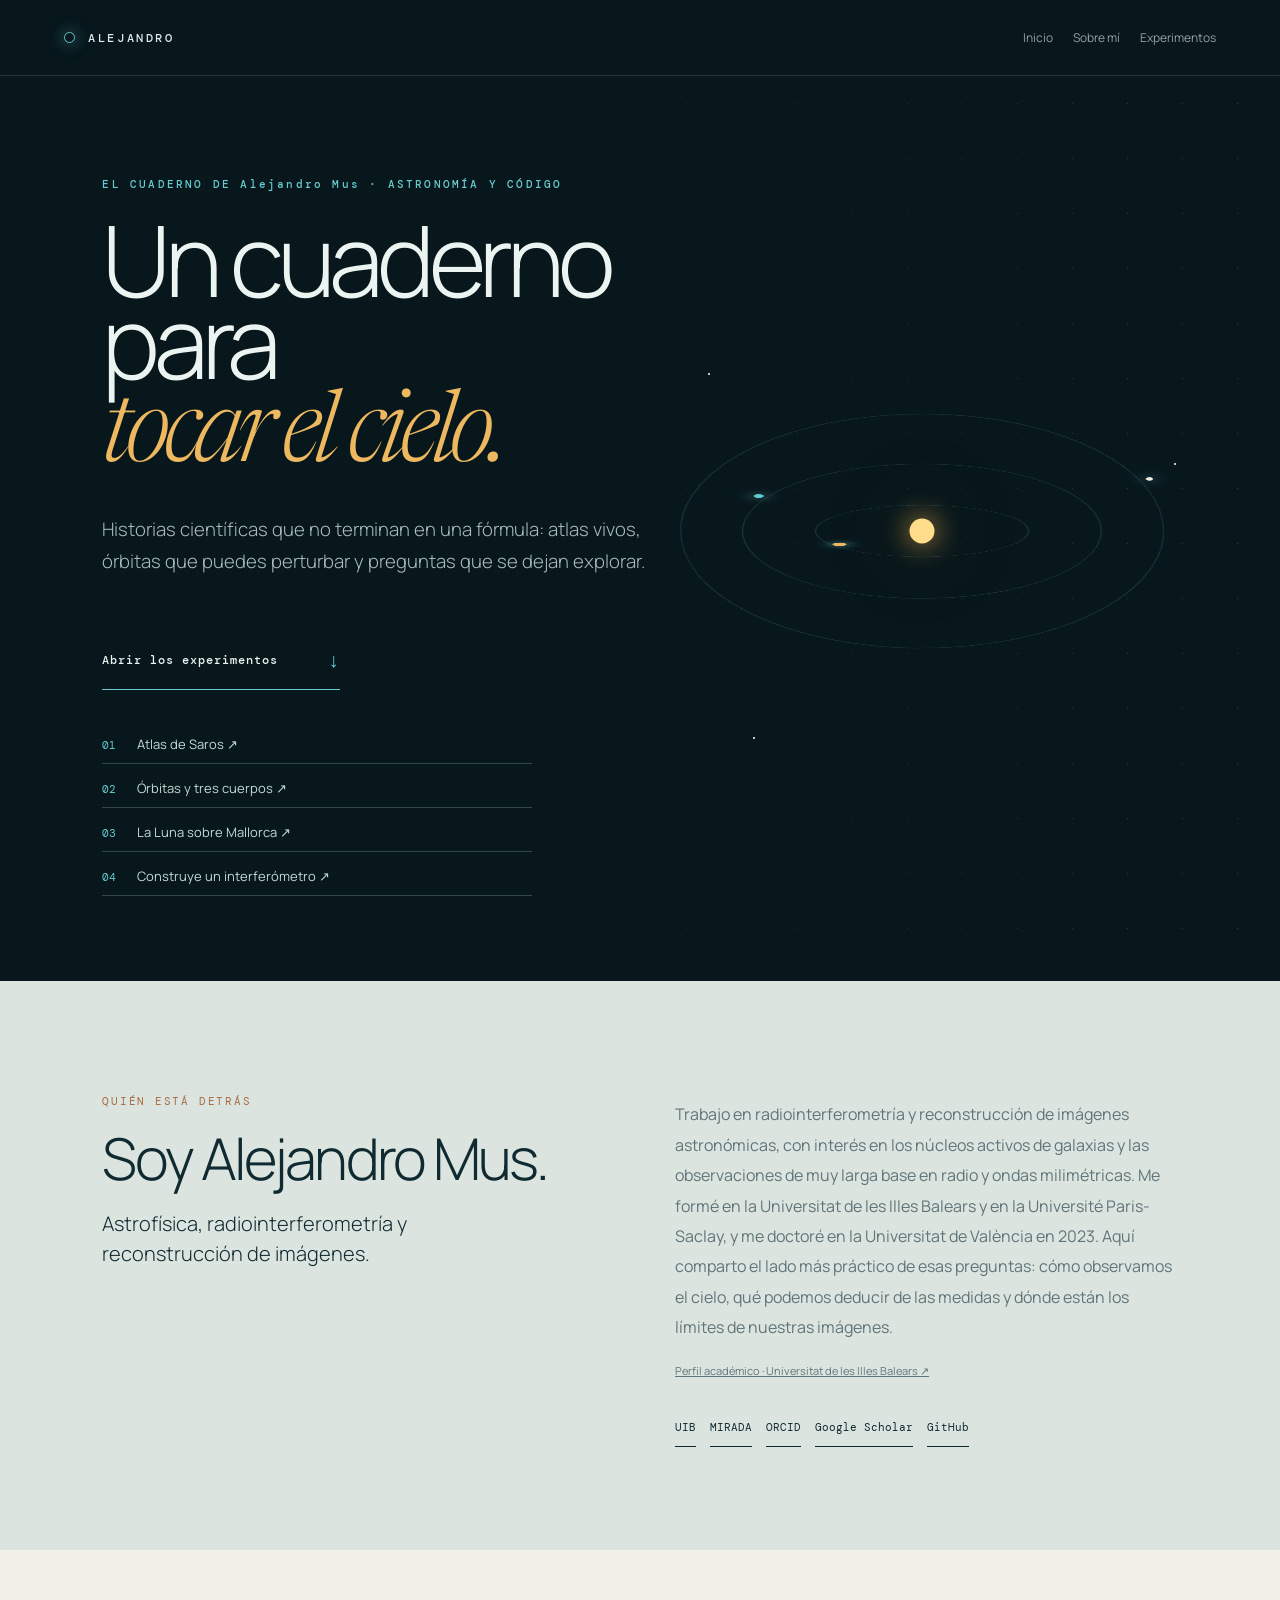
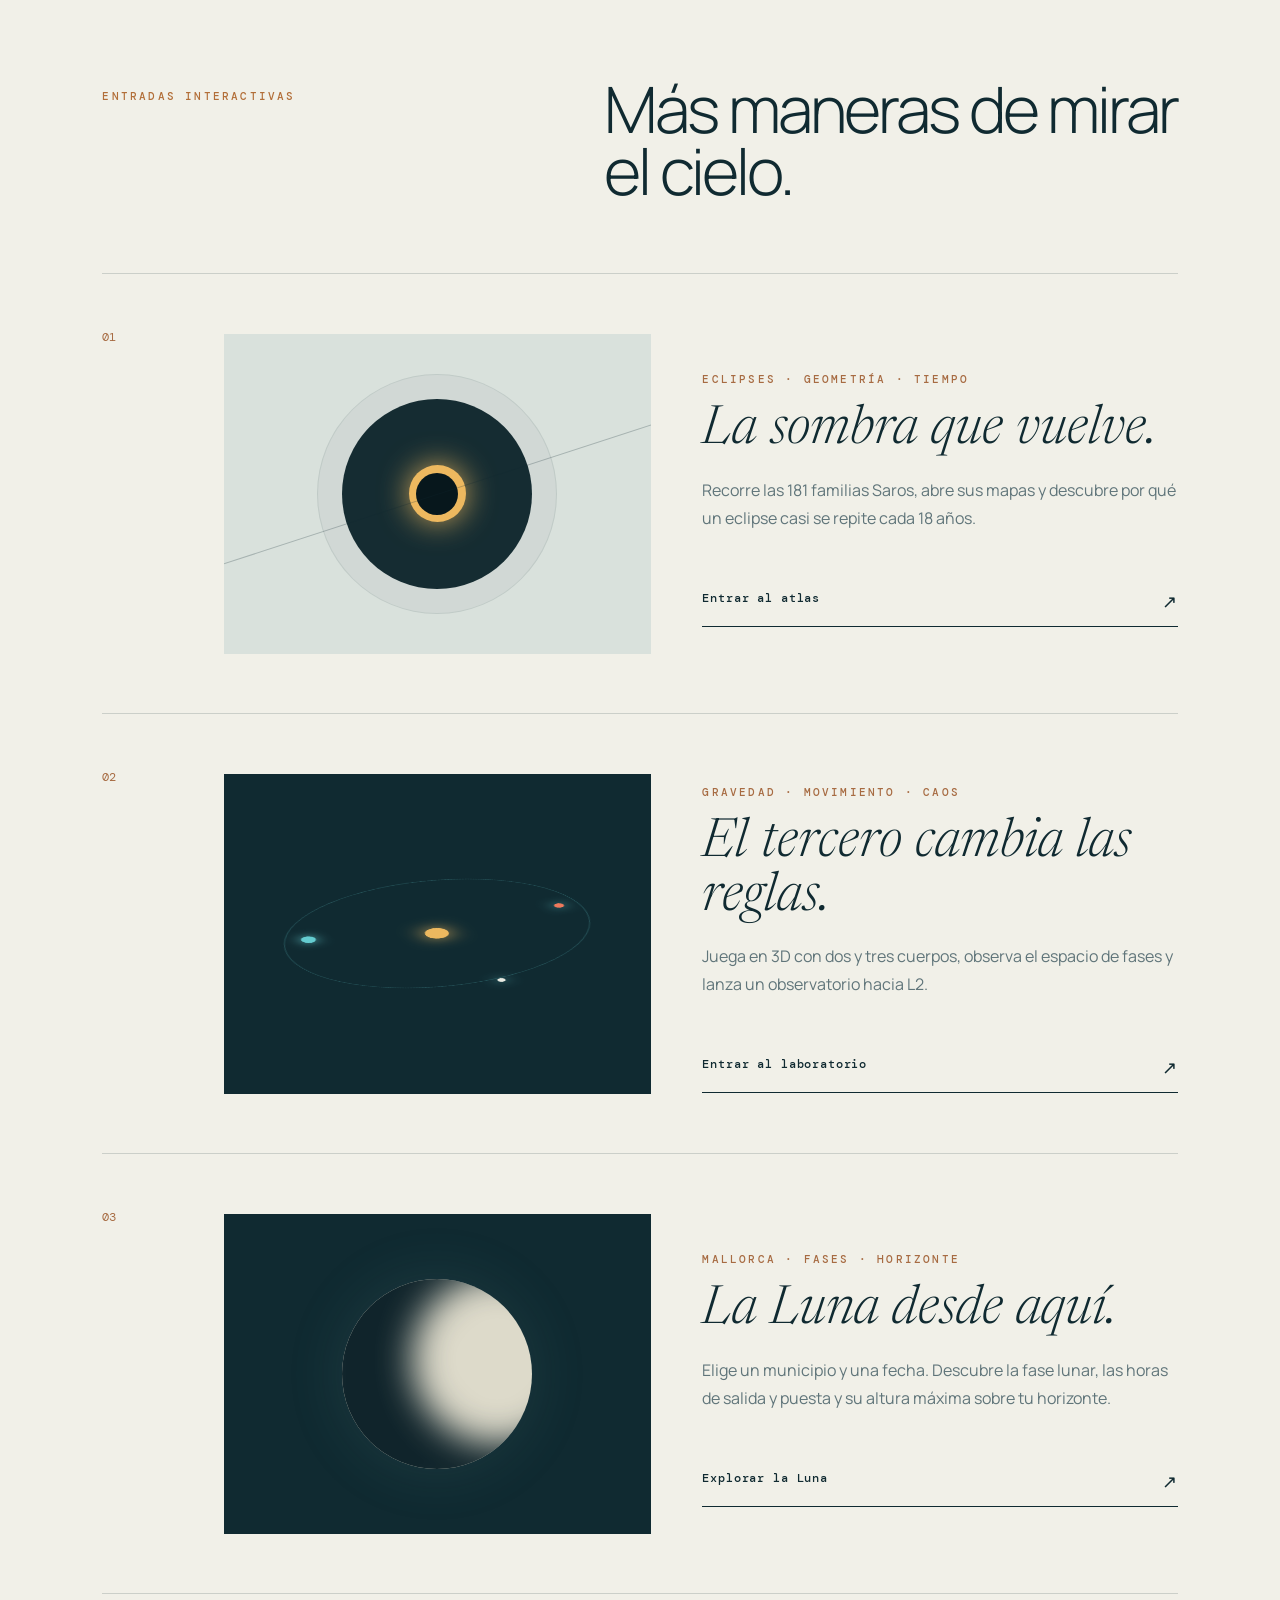
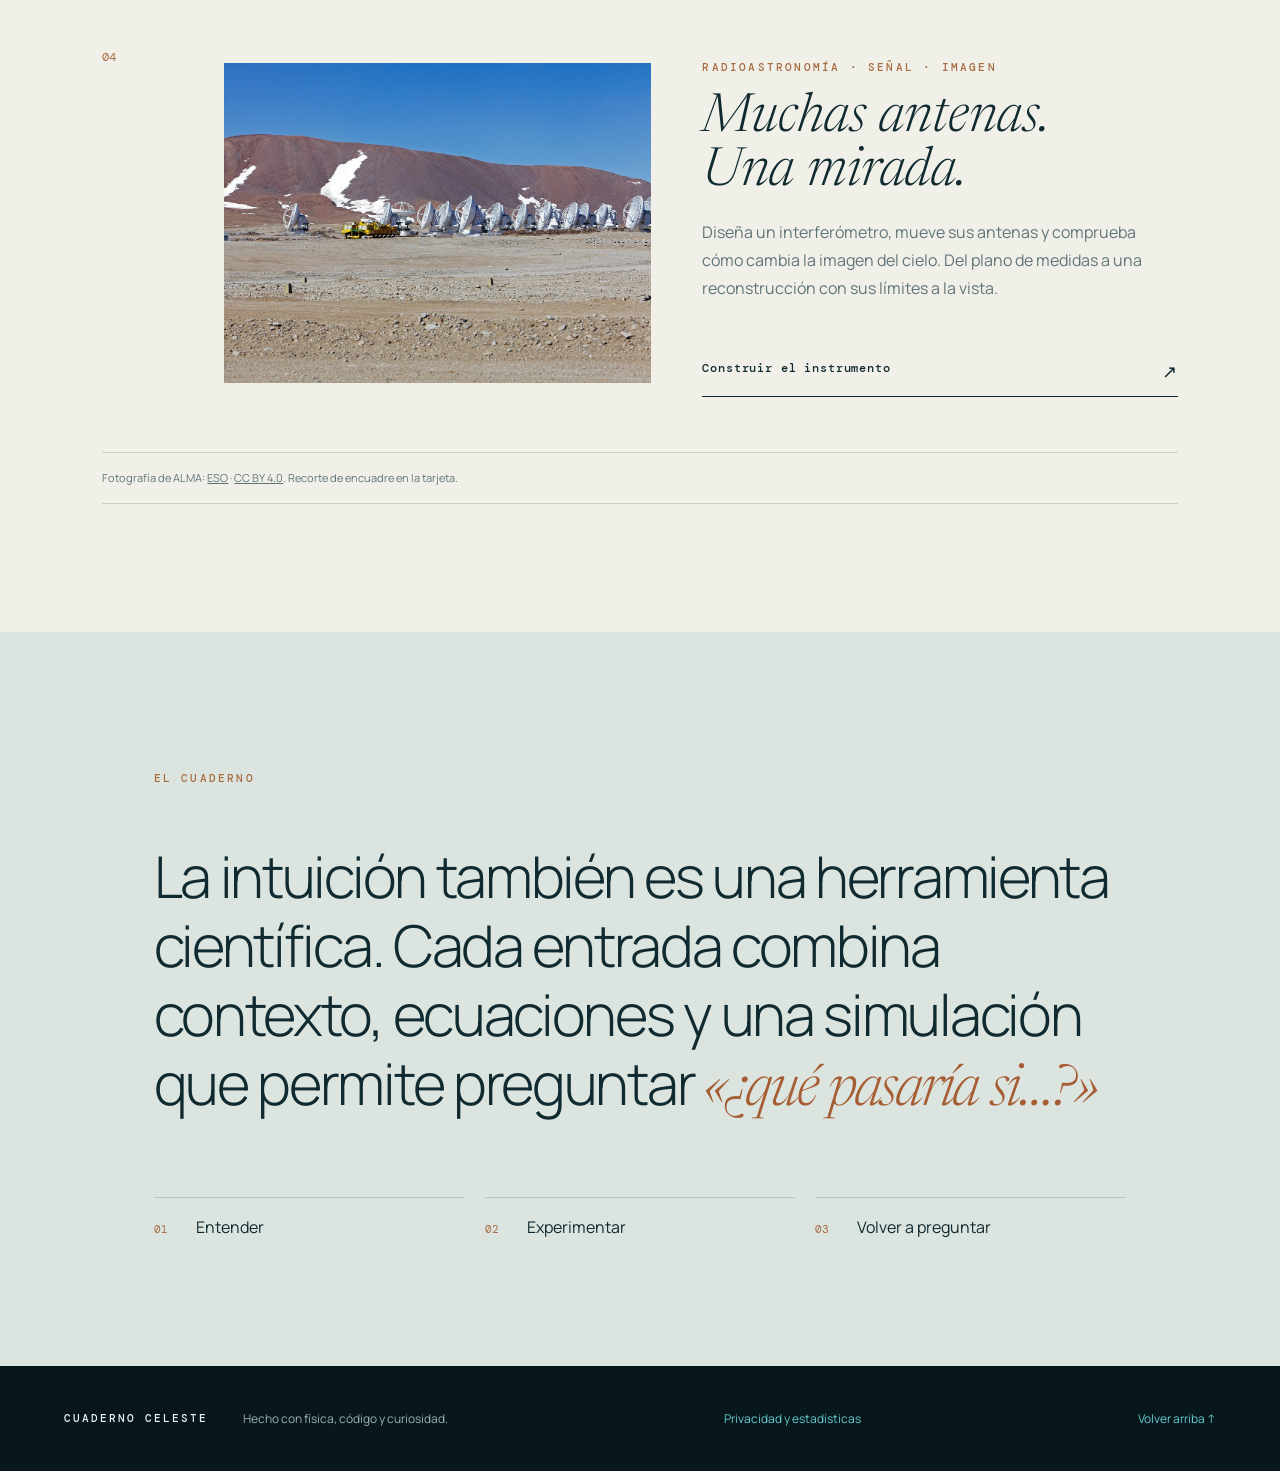
<file: index.html>
<!doctype html>
<html lang="es">
<head>
  <meta charset="utf-8">
  <meta name="viewport" content="width=device-width, initial-scale=1">
  <meta name="description" content="Cuaderno interactivo de astronomía, matemáticas y simulación">
  <meta name="theme-color" content="#07171c">
  <title>Cuaderno celeste · Alejandro</title>
  <link rel="stylesheet" href="style.css">
  <script defer src="site.config.js?v=0726d9b"></script>
  <script defer src="analytics.js"></script>
  <script defer src="site.js?v=perfil-uib-2"></script>
</head>
<body>
  <header class="site-header">
    <a class="wordmark" href="#inicio"><span></span>ALEJANDRO</a>
    <nav aria-label="Navegación principal">
      <a href="#inicio">Inicio</a>
      <a href="#sobre-mi">Sobre mí</a>
      <a href="#investigacion" data-research-nav hidden>Investigación</a>
      <a href="#entradas">Experimentos</a>
      <a href="#entrevistas" data-interviews-nav hidden>Entrevistas</a>
    </nav>
  </header>

  <main id="inicio">
    <section class="hero">
      <div class="hero-copy">
        <p class="eyebrow">EL CUADERNO DE <span data-author>Alejandro</span> · ASTRONOMÍA Y CÓDIGO</p>
        <h1>Un cuaderno para<br><em>tocar el cielo.</em></h1>
        <p class="lead">Historias científicas que no terminan en una fórmula: atlas vivos, órbitas que puedes perturbar y preguntas que se dejan explorar.</p>
        <a class="enter" href="#entradas">Abrir los experimentos <span>↓</span></a>
        <nav class="entry-index" aria-label="Índice de entradas">
          <a href="saros/"><span>01</span> Atlas de Saros ↗</a>
          <a href="orbitas/"><span>02</span> Órbitas y tres cuerpos ↗</a>
          <a href="luna/"><span>03</span> La Luna sobre Mallorca ↗</a>
          <a href="interferometria/"><span>04</span> Construye un interferómetro ↗</a>
        </nav>
      </div>
      <figure class="portrait" id="portrait" hidden><img id="portrait-image" alt="" width="800" height="1000"><figcaption id="portrait-caption"></figcaption></figure>
      <div class="celestial" id="hero-system" aria-hidden="true">
        <div class="sun"></div>
        <div class="ring ring-one"><i></i></div>
        <div class="ring ring-two"><i></i></div>
        <div class="ring ring-three"><i></i></div>
        <span class="star star-a"></span><span class="star star-b"></span><span class="star star-c"></span>
      </div>
    </section>

    <section class="profile-section" id="sobre-mi">
      <div><p class="section-kicker">QUIÉN ESTÁ DETRÁS</p><h2>Soy <span data-author>Alejandro Mus</span>.</h2><p class="profile-headline" id="profile-headline">Astrofísica, radiointerferometría y reconstrucción de imágenes.</p></div>
      <div><p class="profile-bio" id="profile-bio">Trabajo en radiointerferometría y reconstrucción de imágenes astronómicas, con interés en los núcleos activos de galaxias y las observaciones de muy larga base en radio y ondas milimétricas. Me formé en la Universitat de les Illes Balears y en la Université Paris-Saclay, y me doctoré en la Universitat de València en 2023. Aquí comparto el lado más práctico de esas preguntas: cómo observamos el cielo, qué podemos deducir de las medidas y dónde están los límites de nuestras imágenes.</p><p class="profile-source" id="profile-source"><a href="https://www.uib.es/personal/ABjI0NTI0Mw/" target="_blank" rel="noopener noreferrer">Perfil académico · Universitat de les Illes Balears ↗</a></p><div class="profile-links" id="profile-links"><a href="https://www.uib.es/personal/ABjI0NTI0Mw/" target="_blank" rel="noopener noreferrer">UIB</a><a href="https://www.uib.es/recerca/estructures/estructura/MIRADA/" target="_blank" rel="noopener noreferrer">MIRADA</a><a href="https://orcid.org/0000-0003-0329-6874" target="_blank" rel="noopener noreferrer">ORCID</a><a href="https://scholar.google.es/citations?user=nbA_-ZcAAAAJ" target="_blank" rel="noopener noreferrer">Google Scholar</a><a href="https://github.com/AlejandroMus" target="_blank" rel="noopener noreferrer">GitHub</a></div></div>
    </section>

    <section class="research-section" id="investigacion" hidden><div class="section-title"><p>INVESTIGACIÓN</p><h2>Preguntas que se<br>convierten en trabajo.</h2></div><p id="research-intro"></p><div class="publication-grid" id="publications"></div></section>

    <section class="entries" id="entradas">
      <div class="section-title">
        <p>ENTRADAS INTERACTIVAS</p>
        <h2>Más maneras de mirar<br>el cielo.</h2>
      </div>

      <a class="entry saros" href="saros/">
        <div class="entry-number">01</div>
        <div class="entry-visual" aria-hidden="true"><div class="eclipse"><span></span></div><div class="shadow-line"></div></div>
        <div class="entry-copy">
          <p>ECLIPSES · GEOMETRÍA · TIEMPO</p>
          <h3>La sombra que vuelve.</h3>
          <span>Recorre las 181 familias Saros, abre sus mapas y descubre por qué un eclipse casi se repite cada 18 años.</span>
          <b>Entrar al atlas <i>↗</i></b>
        </div>
      </a>

      <a class="entry orbits" href="orbitas/">
        <div class="entry-number">02</div>
        <div class="entry-visual" aria-hidden="true"><div class="orbit-system"><i></i><i></i><i></i></div></div>
        <div class="entry-copy">
          <p>GRAVEDAD · MOVIMIENTO · CAOS</p>
          <h3>El tercero cambia las reglas.</h3>
          <span>Juega en 3D con dos y tres cuerpos, observa el espacio de fases y lanza un observatorio hacia L2.</span>
          <b>Entrar al laboratorio <i>↗</i></b>
        </div>
      </a>
      <a class="entry lunar" href="luna/">
        <div class="entry-number">03</div>
        <div class="entry-visual" aria-hidden="true"><div class="lunar-disc"></div></div>
        <div class="entry-copy">
          <p>MALLORCA · FASES · HORIZONTE</p>
          <h3>La Luna desde aquí.</h3>
          <span>Elige un municipio y una fecha. Descubre la fase lunar, las horas de salida y puesta y su altura máxima sobre tu horizonte.</span>
          <b>Explorar la Luna <i>↗</i></b>
        </div>
      </a>
      <a class="entry interferometry" href="interferometria/">
        <div class="entry-number">04</div><div class="entry-visual"><img class="entry-photo" src="assets/alma-antennas.jpg" width="1280" height="853" loading="lazy" alt="Antenas de ALMA en el llano de Chajnantor, en el desierto de Atacama"></div>
        <div class="entry-copy"><p>RADIOASTRONOMÍA · SEÑAL · IMAGEN</p><h3>Muchas antenas.<br>Una mirada.</h3><span>Diseña un interferómetro, mueve sus antenas y comprueba cómo cambia la imagen del cielo. Del plano de medidas a una reconstrucción con sus límites a la vista.</span><b>Construir el instrumento <i>↗</i></b></div>
      </a>
      <p class="entry-image-credit">Fotografía de ALMA: <a href="https://www.eso.org/public/images/alma-osf-hh_1257-cc/">ESO</a> · <a href="https://creativecommons.org/licenses/by/4.0/">CC BY 4.0</a>. Recorte de encuadre en la tarjeta.</p>
    </section>

    <section class="interviews-section" id="entrevistas" hidden><div class="section-title"><p>ENTREVISTAS Y CHARLAS</p><h2>La ciencia<br>en conversación.</h2></div><div class="interview-grid" id="interview-list"></div></section>

    <section class="about" id="acerca">
      <p class="about-label">EL CUADERNO</p>
      <p class="about-statement">La intuición también es una herramienta científica. Cada entrada combina contexto, ecuaciones y una simulación que permite preguntar <em>«¿qué pasaría si…?»</em></p>
      <div class="principles"><span><b>01</b> Entender</span><span><b>02</b> Experimentar</span><span><b>03</b> Volver a preguntar</span></div>
    </section>
  </main>

  <footer><span>CUADERNO CELESTE</span><p>Hecho con física, código y curiosidad.</p><a href="privacidad/">Privacidad y estadísticas</a><a href="#inicio">Volver arriba ↑</a></footer>
</body>
</html>
</file>
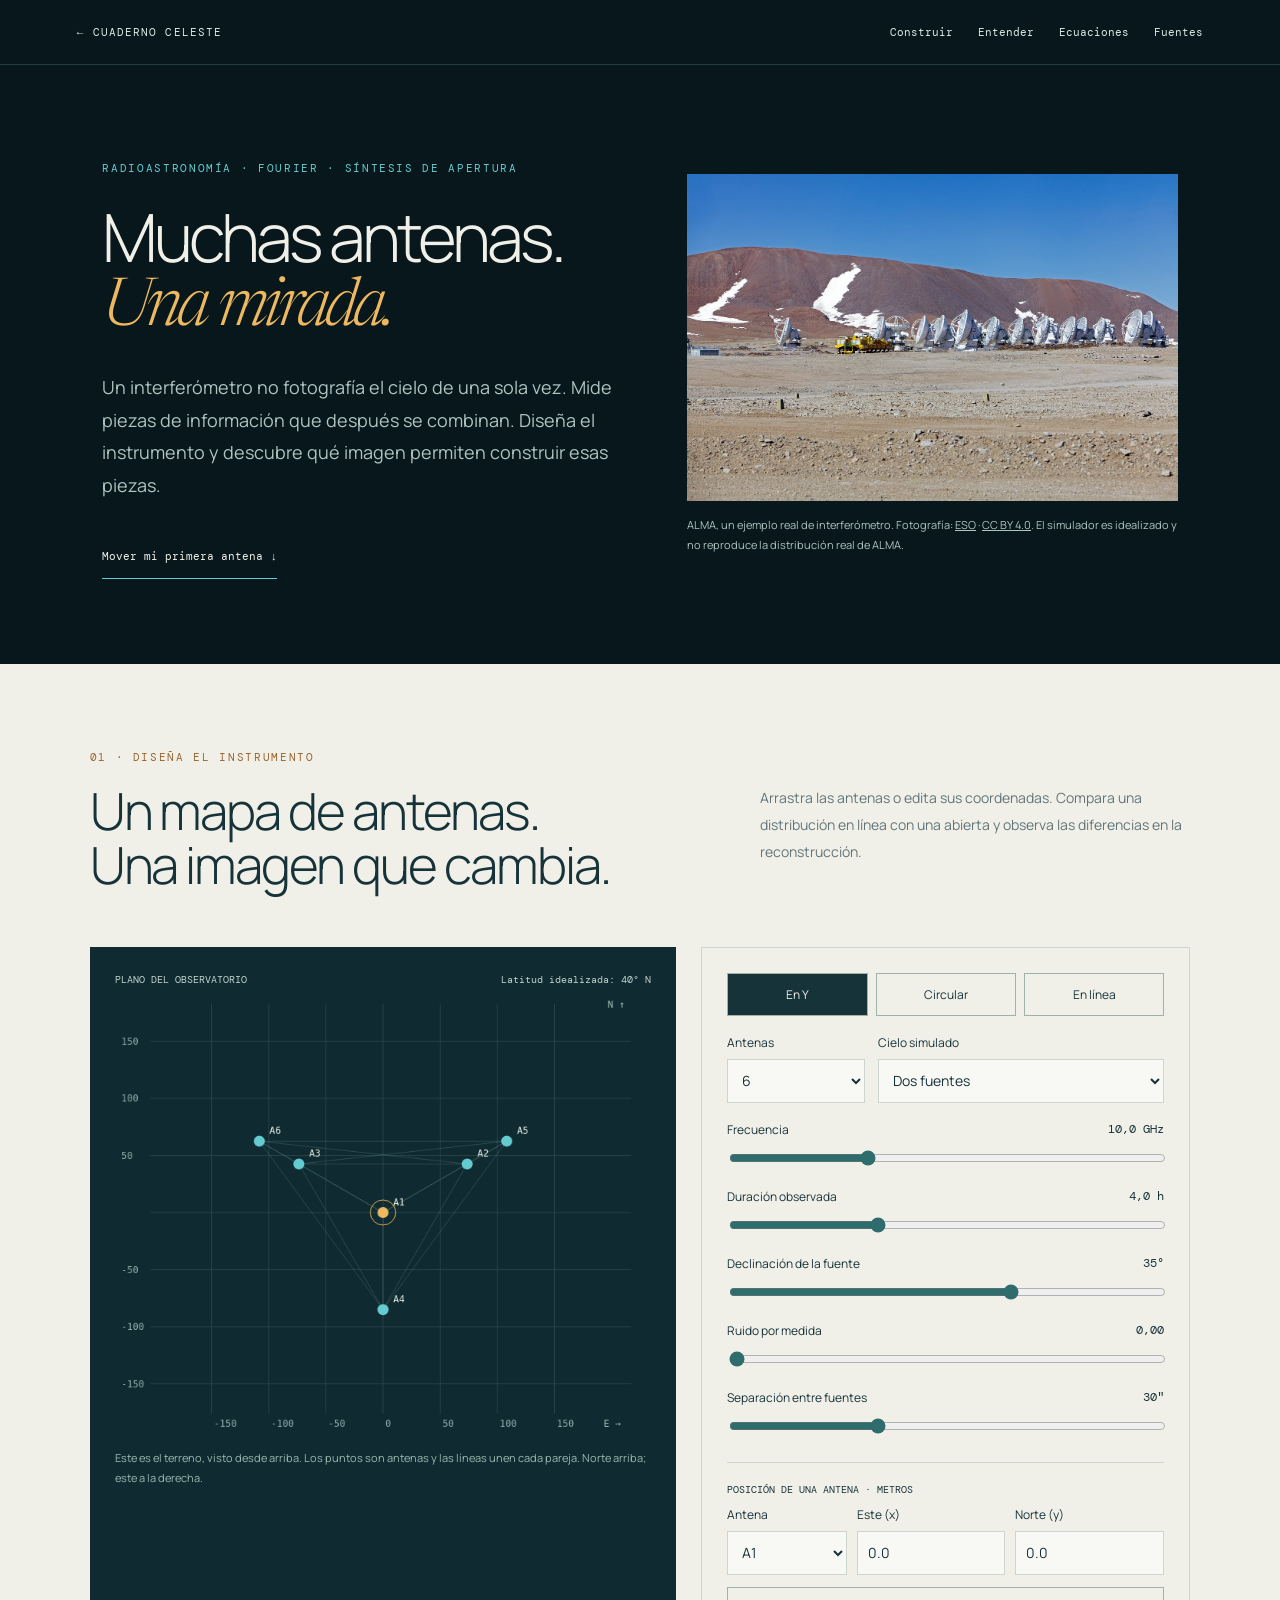
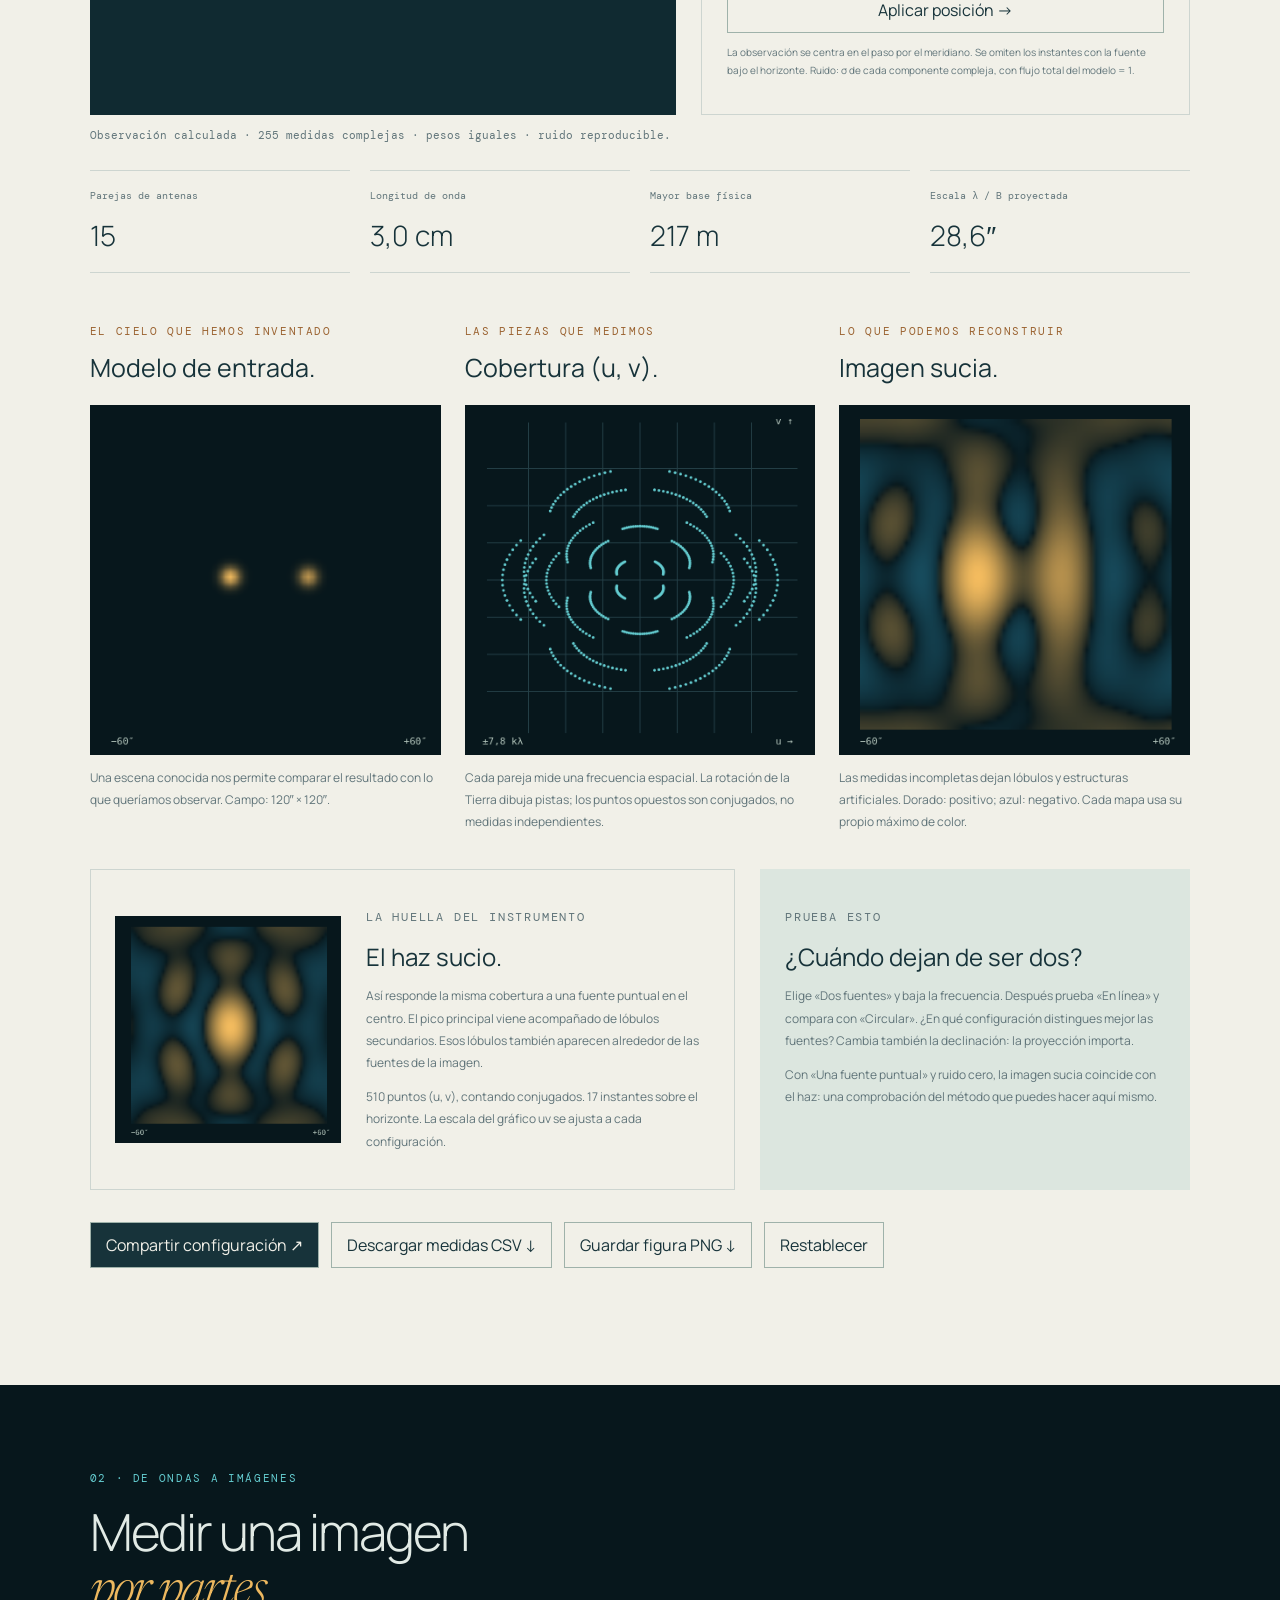
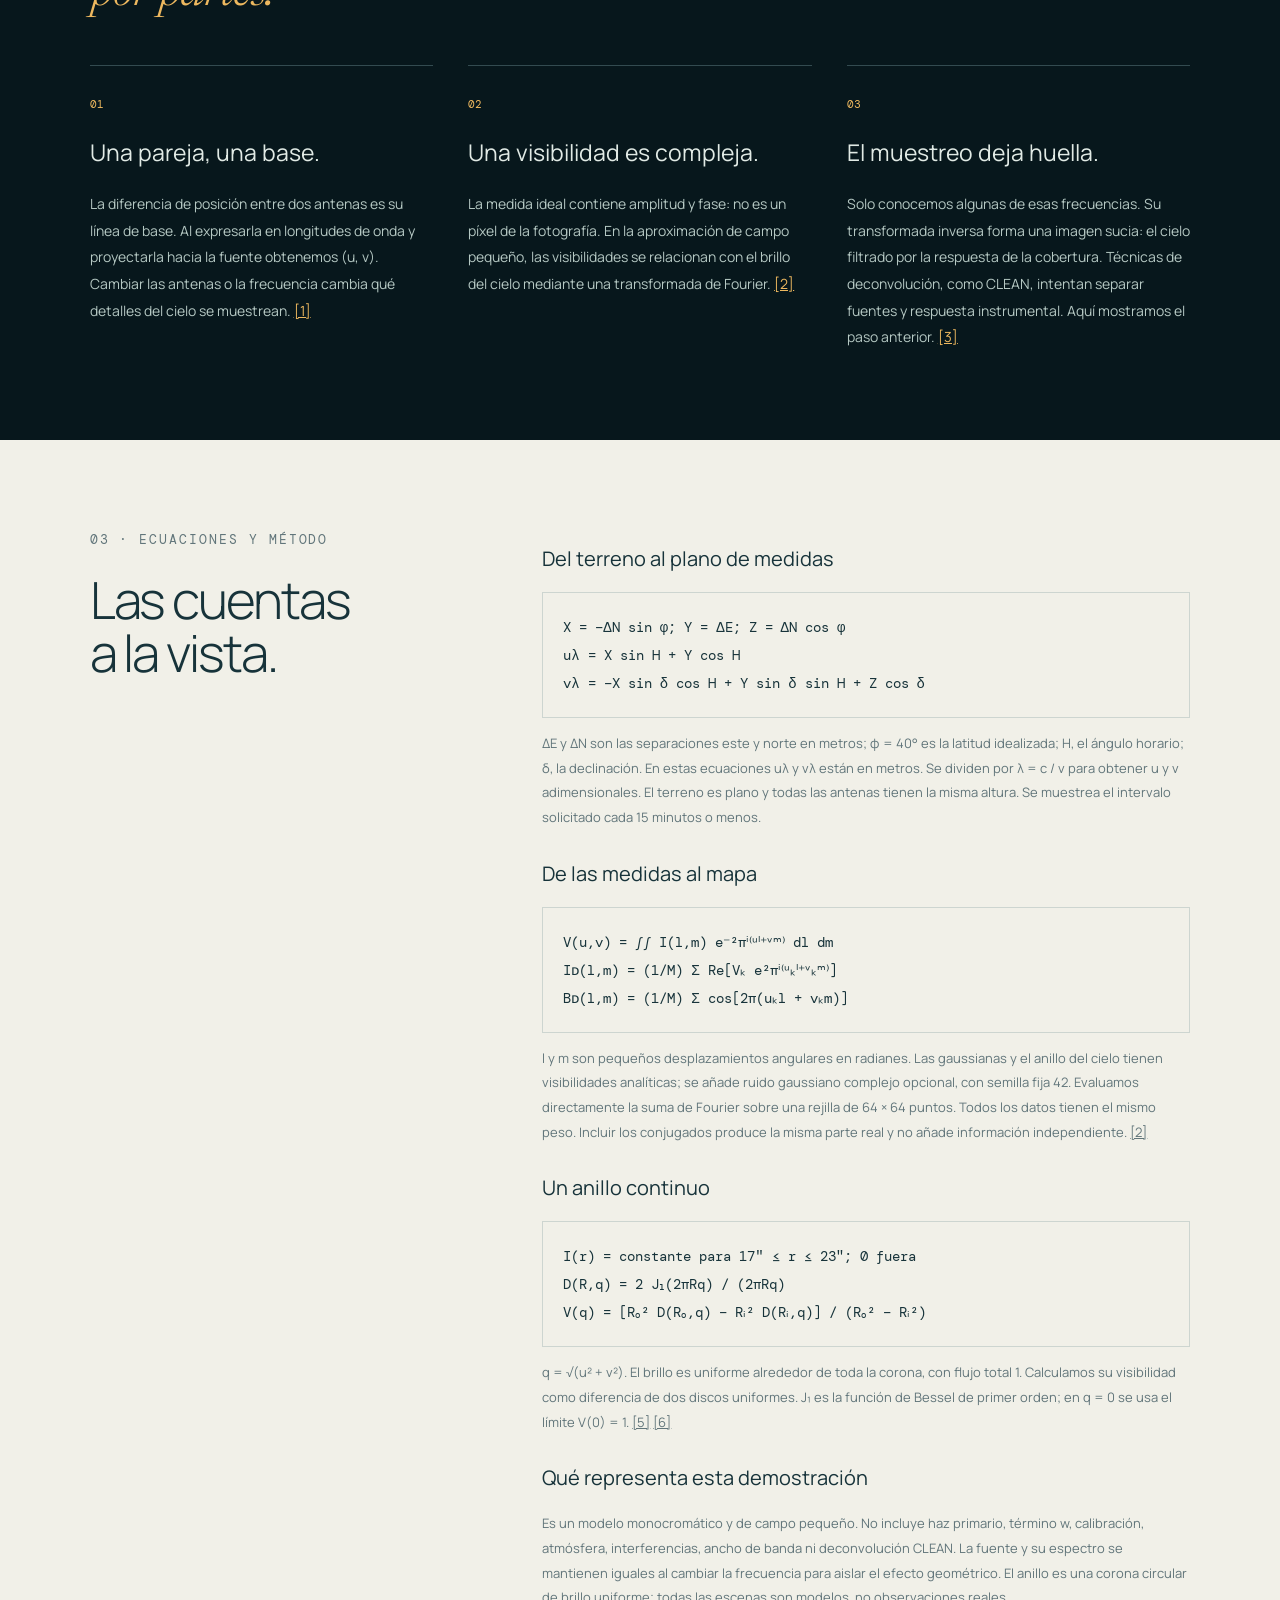
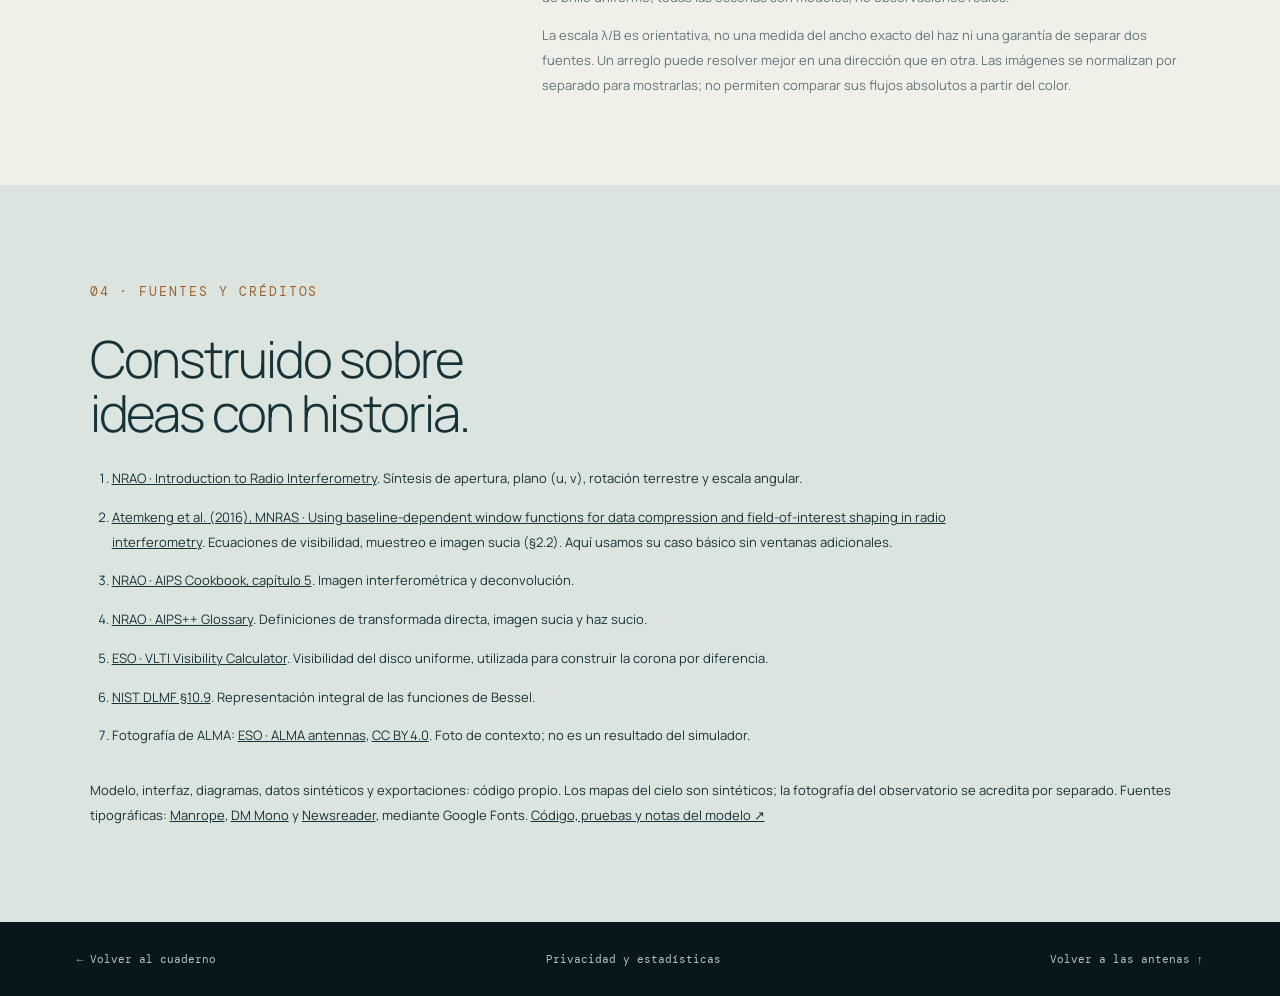
<file: interferometria/index.html>
<!doctype html>
<html lang="es">
<head><meta charset="utf-8"><meta name="viewport" content="width=device-width,initial-scale=1"><meta name="description" content="Diseña un interferómetro: mueve antenas y descubre cómo la cobertura uv cambia la imagen de un cielo simulado."><meta name="theme-color" content="#07171c"><title>Muchas antenas, una mirada · Cuaderno celeste</title><link rel="stylesheet" href="style.css"><script defer src="../site.config.js"></script><script defer src="../analytics.js"></script><script defer src="model.js"></script><script defer src="app.js"></script></head>
<body><header><a href="../" class="brand">← CUADERNO CELESTE</a><nav aria-label="Navegación principal"><a href="#laboratorio">Construir</a><a href="#entender">Entender</a><a href="#metodo">Ecuaciones</a><a href="#fuentes">Fuentes</a></nav></header>
<main>
  <section class="hero"><div class="hero-copy"><p class="eyebrow">RADIOASTRONOMÍA · FOURIER · SÍNTESIS DE APERTURA</p><h1>Muchas antenas.<br><em>Una mirada.</em></h1><p class="lead">Un interferómetro no fotografía el cielo de una sola vez. Mide piezas de información que después se combinan. Diseña el instrumento y descubre qué imagen permiten construir esas piezas.</p><a class="start" href="#laboratorio">Mover mi primera antena ↓</a></div><figure class="hero-photo" id="alma"><img src="../assets/alma-antennas.jpg" width="1280" height="853" alt="Antenas de ALMA en el llano de Chajnantor, ante las montañas del desierto de Atacama" fetchpriority="high"><figcaption>ALMA, un ejemplo real de interferómetro. Fotografía: <a href="https://www.eso.org/public/images/alma-osf-hh_1257-cc/">ESO</a> · <a href="https://creativecommons.org/licenses/by/4.0/">CC BY 4.0</a>. El simulador es idealizado y no reproduce la distribución real de ALMA.</figcaption></figure></section>
  <section id="laboratorio" class="lab"><div class="section-head"><div><p class="eyebrow">01 · DISEÑA EL INSTRUMENTO</p><h2>Un mapa de antenas.<br>Una imagen que cambia.</h2></div><p>Arrastra las antenas o edita sus coordenadas. Compara una distribución en línea con una abierta y observa las diferencias en la reconstrucción.</p></div>
    <div class="instrument"><article class="array-panel"><div class="panel-top"><span>PLANO DEL OBSERVATORIO</span><span>Latitud idealizada: 40° N</span></div><canvas id="array" width="680" height="570" role="img" aria-label="Distribución de antenas en el terreno. Puedes arrastrarlas o usar el formulario de coordenadas."></canvas><p>Este es el terreno, visto desde arriba. Los puntos son antenas y las líneas unen cada pareja. Norte arriba; este a la derecha.</p></article>
    <aside class="controls" aria-label="Configuración del interferómetro"><div class="preset-row" aria-label="Distribuciones de antenas"><button type="button" data-layout="y" class="active" aria-pressed="true">En Y</button><button type="button" data-layout="circle" aria-pressed="false">Circular</button><button type="button" data-layout="line" aria-pressed="false">En línea</button></div><div class="select-row"><label>Antenas<select id="count"><option>3</option><option>4</option><option>5</option><option selected>6</option><option>7</option><option>8</option></select></label><label>Cielo simulado<select id="scene"><option value="binary">Dos fuentes</option><option value="point">Una fuente puntual</option><option value="extended">Fuente extendida</option><option value="ring">Anillo</option></select></label></div>
      <label class="slider">Frecuencia <output id="frequency-value">10 GHz</output><input id="frequency" type="range" min="1" max="30" step="0.5" value="10"></label><label class="slider">Duración observada <output id="duration-value">4 h</output><input id="duration" type="range" min="0" max="12" step="0.5" value="4"></label><label class="slider">Declinación de la fuente <output id="declination-value">35°</output><input id="declination" type="range" min="-30" max="70" step="1" value="35"></label><label class="slider">Ruido por medida <output id="noise-value">0,00</output><input id="noise" type="range" min="0" max="0.2" step="0.01" value="0"></label><label class="slider" id="separation-control">Separación entre fuentes <output id="separation-value">30″</output><input id="separation" type="range" min="10" max="70" step="1" value="30"></label>
      <form id="position-form"><p>POSICIÓN DE UNA ANTENA · METROS</p><div class="position-fields"><label>Antena<select id="antenna"></select></label><label>Este (x)<input id="east" type="number" min="-180" max="180" step="0.1" required></label><label>Norte (y)<input id="north" type="number" min="-180" max="180" step="0.1" required></label></div><button type="submit">Aplicar posición →</button></form><p class="control-note">La observación se centra en el paso por el meridiano. Se omiten los instantes con la fuente bajo el horizonte. Ruido: σ de cada componente compleja, con flujo total del modelo = 1.</p>
    </aside></div>
    <p id="error" class="error" role="alert" hidden></p><p id="status" class="status" role="status">Preparando la observación…</p>
    <dl class="readouts"><div><dt>Parejas de antenas</dt><dd id="baselines">—</dd></div><div><dt>Longitud de onda</dt><dd id="wavelength">—</dd></div><div><dt>Mayor base física</dt><dd id="baseline">—</dd></div><div><dt>Escala λ / B proyectada</dt><dd id="resolution">—</dd></div></dl>
    <div class="results"><article><p class="eyebrow">EL CIELO QUE HEMOS INVENTADO</p><h3>Modelo de entrada.</h3><canvas id="sky" width="400" height="400" role="img" aria-label="Distribución de brillo del cielo simulado"></canvas><p>Una escena conocida nos permite comparar el resultado con lo que queríamos observar. Campo: 120″ × 120″.</p></article><article><p class="eyebrow">LAS PIEZAS QUE MEDIMOS</p><h3>Cobertura (u, v).</h3><canvas id="uv" width="400" height="400" role="img" aria-label="Muestras de frecuencias espaciales del plano uv"></canvas><p>Cada pareja mide una frecuencia espacial. La rotación de la Tierra dibuja pistas; los puntos opuestos son conjugados, no medidas independientes.</p></article><article><p class="eyebrow">LO QUE PODEMOS RECONSTRUIR</p><h3>Imagen sucia.</h3><canvas id="dirty" width="400" height="400" role="img" aria-label="Imagen reconstruida con las medidas disponibles"></canvas><p>Las medidas incompletas dejan lóbulos y estructuras artificiales. Dorado: positivo; azul: negativo. Cada mapa usa su propio máximo de color.</p></article></div>
    <div class="beam-row"><article class="beam-card"><canvas id="beam" width="340" height="340" role="img" aria-label="Respuesta del interferómetro a una fuente puntual, también llamada haz sucio"></canvas><div><p class="eyebrow">LA HUELLA DEL INSTRUMENTO</p><h3>El haz sucio.</h3><p>Así responde la misma cobertura a una fuente puntual en el centro. El pico principal viene acompañado de lóbulos secundarios. Esos lóbulos también aparecen alrededor de las fuentes de la imagen.</p><p id="sampling-note"></p></div></article><aside class="try-this"><p class="eyebrow">PRUEBA ESTO</p><h3>¿Cuándo dejan de ser dos?</h3><p>Elige «Dos fuentes» y baja la frecuencia. Después prueba «En línea» y compara con «Circular». ¿En qué configuración distingues mejor las fuentes? Cambia también la declinación: la proyección importa.</p><p>Con «Una fuente puntual» y ruido cero, la imagen sucia coincide con el haz: una comprobación del método que puedes hacer aquí mismo.</p></aside></div>
    <div class="actions"><button type="button" id="share">Compartir configuración ↗</button><button type="button" id="csv">Descargar medidas CSV ↓</button><button type="button" id="png">Guardar figura PNG ↓</button><button type="button" id="reset">Restablecer</button></div><label id="share-box" hidden>Enlace a esta configuración<input id="share-url" type="url" readonly></label><p id="action-status" class="status" role="status"></p>
  </section>
  <section id="entender" class="learn"><p class="eyebrow">02 · DE ONDAS A IMÁGENES</p><h2>Medir una imagen<br><em>por partes.</em></h2><div class="lessons"><article><span>01</span><h3>Una pareja, una base.</h3><p>La diferencia de posición entre dos antenas es su línea de base. Al expresarla en longitudes de onda y proyectarla hacia la fuente obtenemos (u, v). Cambiar las antenas o la frecuencia cambia qué detalles del cielo se muestrean. <a href="https://science.nrao.edu/facilities/alma/naasc-workshops/nrao-cd-wyoming20/03Interferometry_Basics_AA.pdf">[1]</a></p></article><article><span>02</span><h3>Una visibilidad es compleja.</h3><p>La medida ideal contiene amplitud y fase: no es un píxel de la fotografía. En la aproximación de campo pequeño, las visibilidades se relacionan con el brillo del cielo mediante una transformada de Fourier. <a href="https://doi.org/10.1093/mnras/stw1656">[2]</a></p></article><article><span>03</span><h3>El muestreo deja huella.</h3><p>Solo conocemos algunas de esas frecuencias. Su transformada inversa forma una imagen sucia: el cielo filtrado por la respuesta de la cobertura. Técnicas de deconvolución, como CLEAN, intentan separar fuentes y respuesta instrumental. Aquí mostramos el paso anterior. <a href="https://www.aips.nrao.edu/CookHTML/CookBookch5.html">[3]</a></p></article></div></section>
  <section id="metodo" class="method"><div><p class="eyebrow">03 · ECUACIONES Y MÉTODO</p><h2>Las cuentas<br>a la vista.</h2></div><div><h3>Del terreno al plano de medidas</h3><div class="formula">X = −ΔN sin φ; Y = ΔE; Z = ΔN cos φ<br>uλ = X sin H + Y cos H<br>vλ = −X sin δ cos H + Y sin δ sin H + Z cos δ</div><p>ΔE y ΔN son las separaciones este y norte en metros; φ = 40° es la latitud idealizada; H, el ángulo horario; δ, la declinación. En estas ecuaciones uλ y vλ están en metros. Se dividen por λ = c / ν para obtener u y v adimensionales. El terreno es plano y todas las antenas tienen la misma altura. Se muestrea el intervalo solicitado cada 15 minutos o menos.</p><h3>De las medidas al mapa</h3><div class="formula">V(u,v) = ∫∫ I(l,m) e⁻²πⁱ⁽ᵘˡ⁺ᵛᵐ⁾ dl dm<br>Iᴅ(l,m) = (1/M) Σ Re[Vₖ e²πⁱ⁽ᵘₖˡ⁺ᵛₖᵐ⁾]<br>Bᴅ(l,m) = (1/M) Σ cos[2π(uₖl + vₖm)]</div><p>l y m son pequeños desplazamientos angulares en radianes. Las gaussianas y el anillo del cielo tienen visibilidades analíticas; se añade ruido gaussiano complejo opcional, con semilla fija 42. Evaluamos directamente la suma de Fourier sobre una rejilla de 64 × 64 puntos. Todos los datos tienen el mismo peso. Incluir los conjugados produce la misma parte real y no añade información independiente. <a href="https://doi.org/10.1093/mnras/stw1656">[2]</a></p><h3>Un anillo continuo</h3><div class="formula">I(r) = constante para 17″ ≤ r ≤ 23″; 0 fuera<br>D(R,q) = 2 J₁(2πRq) / (2πRq)<br>V(q) = [Rₒ² D(Rₒ,q) − Rᵢ² D(Rᵢ,q)] / (Rₒ² − Rᵢ²)</div><p>q = √(u² + v²). El brillo es uniforme alrededor de toda la corona, con flujo total 1. Calculamos su visibilidad como diferencia de dos discos uniformes. J₁ es la función de Bessel de primer orden; en q = 0 se usa el límite V(0) = 1. <a href="https://etimecal.hq.eso.org/observing/etc/doc/viscalc/helpvlti.htm">[5]</a> <a href="https://dlmf.nist.gov/10.9">[6]</a></p><h3>Qué representa esta demostración</h3><p>Es un modelo monocromático y de campo pequeño. No incluye haz primario, término w, calibración, atmósfera, interferencias, ancho de banda ni deconvolución CLEAN. La fuente y su espectro se mantienen iguales al cambiar la frecuencia para aislar el efecto geométrico. El anillo es una corona circular de brillo uniforme; todas las escenas son modelos, no observaciones reales.</p><p>La escala λ/B es orientativa, no una medida del ancho exacto del haz ni una garantía de separar dos fuentes. Un arreglo puede resolver mejor en una dirección que en otra. Las imágenes se normalizan por separado para mostrarlas; no permiten comparar sus flujos absolutos a partir del color.</p></div></section>
  <section id="fuentes" class="sources"><p class="eyebrow">04 · FUENTES Y CRÉDITOS</p><h2>Construido sobre<br>ideas con historia.</h2><ol><li><a href="https://science.nrao.edu/facilities/alma/naasc-workshops/nrao-cd-wyoming20/03Interferometry_Basics_AA.pdf">NRAO · Introduction to Radio Interferometry</a>. Síntesis de apertura, plano (u, v), rotación terrestre y escala angular.</li><li><a href="https://doi.org/10.1093/mnras/stw1656">Atemkeng et al. (2016), MNRAS · Using baseline-dependent window functions for data compression and field-of-interest shaping in radio interferometry</a>. Ecuaciones de visibilidad, muestreo e imagen sucia (§2.2). Aquí usamos su caso básico sin ventanas adicionales.</li><li><a href="https://www.aips.nrao.edu/CookHTML/CookBookch5.html">NRAO · AIPS Cookbook, capítulo 5</a>. Imagen interferométrica y deconvolución.</li><li><a href="https://casa.nrao.edu/aips2_docs/glossary/d.html">NRAO · AIPS++ Glossary</a>. Definiciones de transformada directa, imagen sucia y haz sucio.</li><li><a href="https://etimecal.hq.eso.org/observing/etc/doc/viscalc/helpvlti.htm">ESO · VLTI Visibility Calculator</a>. Visibilidad del disco uniforme, utilizada para construir la corona por diferencia.</li><li><a href="https://dlmf.nist.gov/10.9">NIST DLMF §10.9</a>. Representación integral de las funciones de Bessel.</li><li>Fotografía de ALMA: <a href="https://www.eso.org/public/images/alma-osf-hh_1257-cc/">ESO · ALMA antennas</a>, <a href="https://creativecommons.org/licenses/by/4.0/">CC BY 4.0</a>. Foto de contexto; no es un resultado del simulador.</li></ol><p>Modelo, interfaz, diagramas, datos sintéticos y exportaciones: código propio. Los mapas del cielo son sintéticos; la fotografía del observatorio se acredita por separado. Fuentes tipográficas: <a href="https://fonts.google.com/specimen/Manrope">Manrope</a>, <a href="https://fonts.google.com/specimen/DM+Mono">DM Mono</a> y <a href="https://fonts.google.com/specimen/Newsreader">Newsreader</a>, mediante Google Fonts. <a href="https://github.com/AlejandroMus/alejandromus.github.io/tree/main/interferometria">Código, pruebas y notas del modelo ↗</a></p></section>
</main><footer><a href="../">← Volver al cuaderno</a><a href="../privacidad/">Privacidad y estadísticas</a><a href="#laboratorio">Volver a las antenas ↑</a></footer></body></html>
</file>
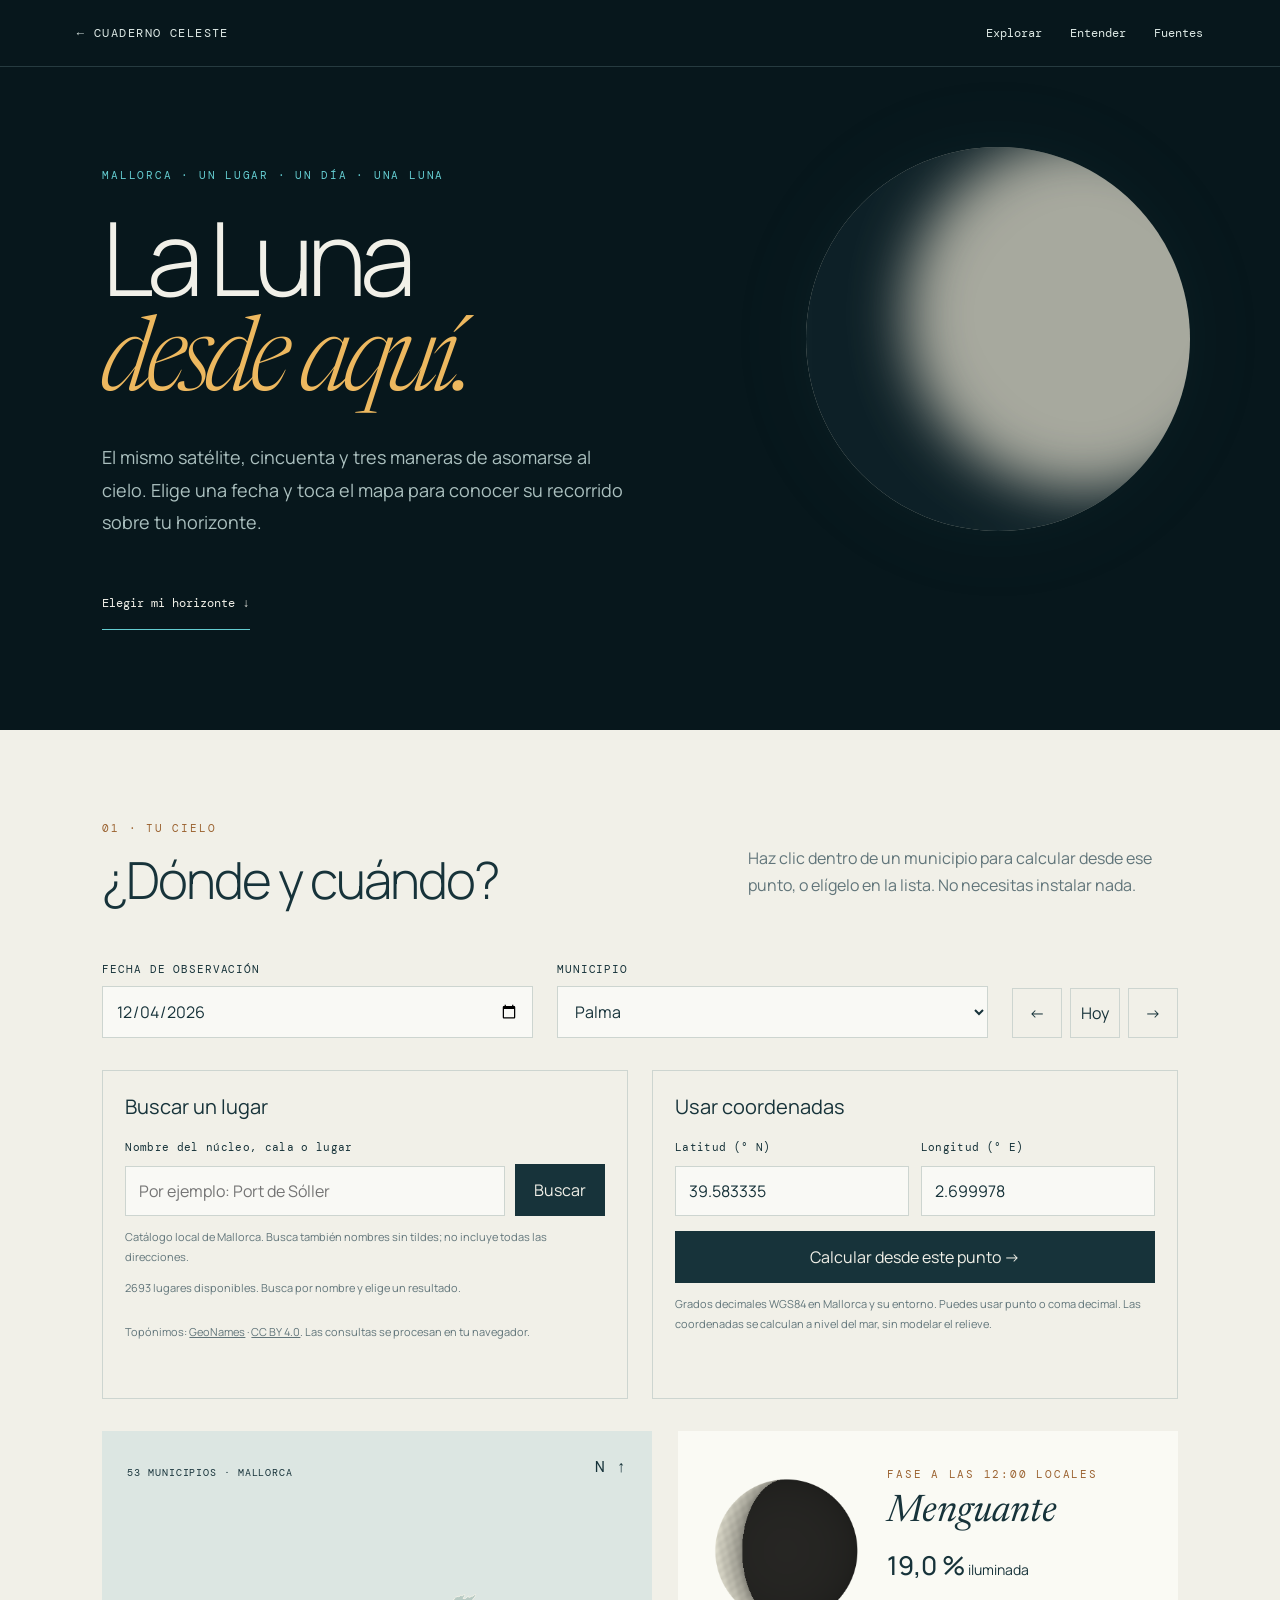
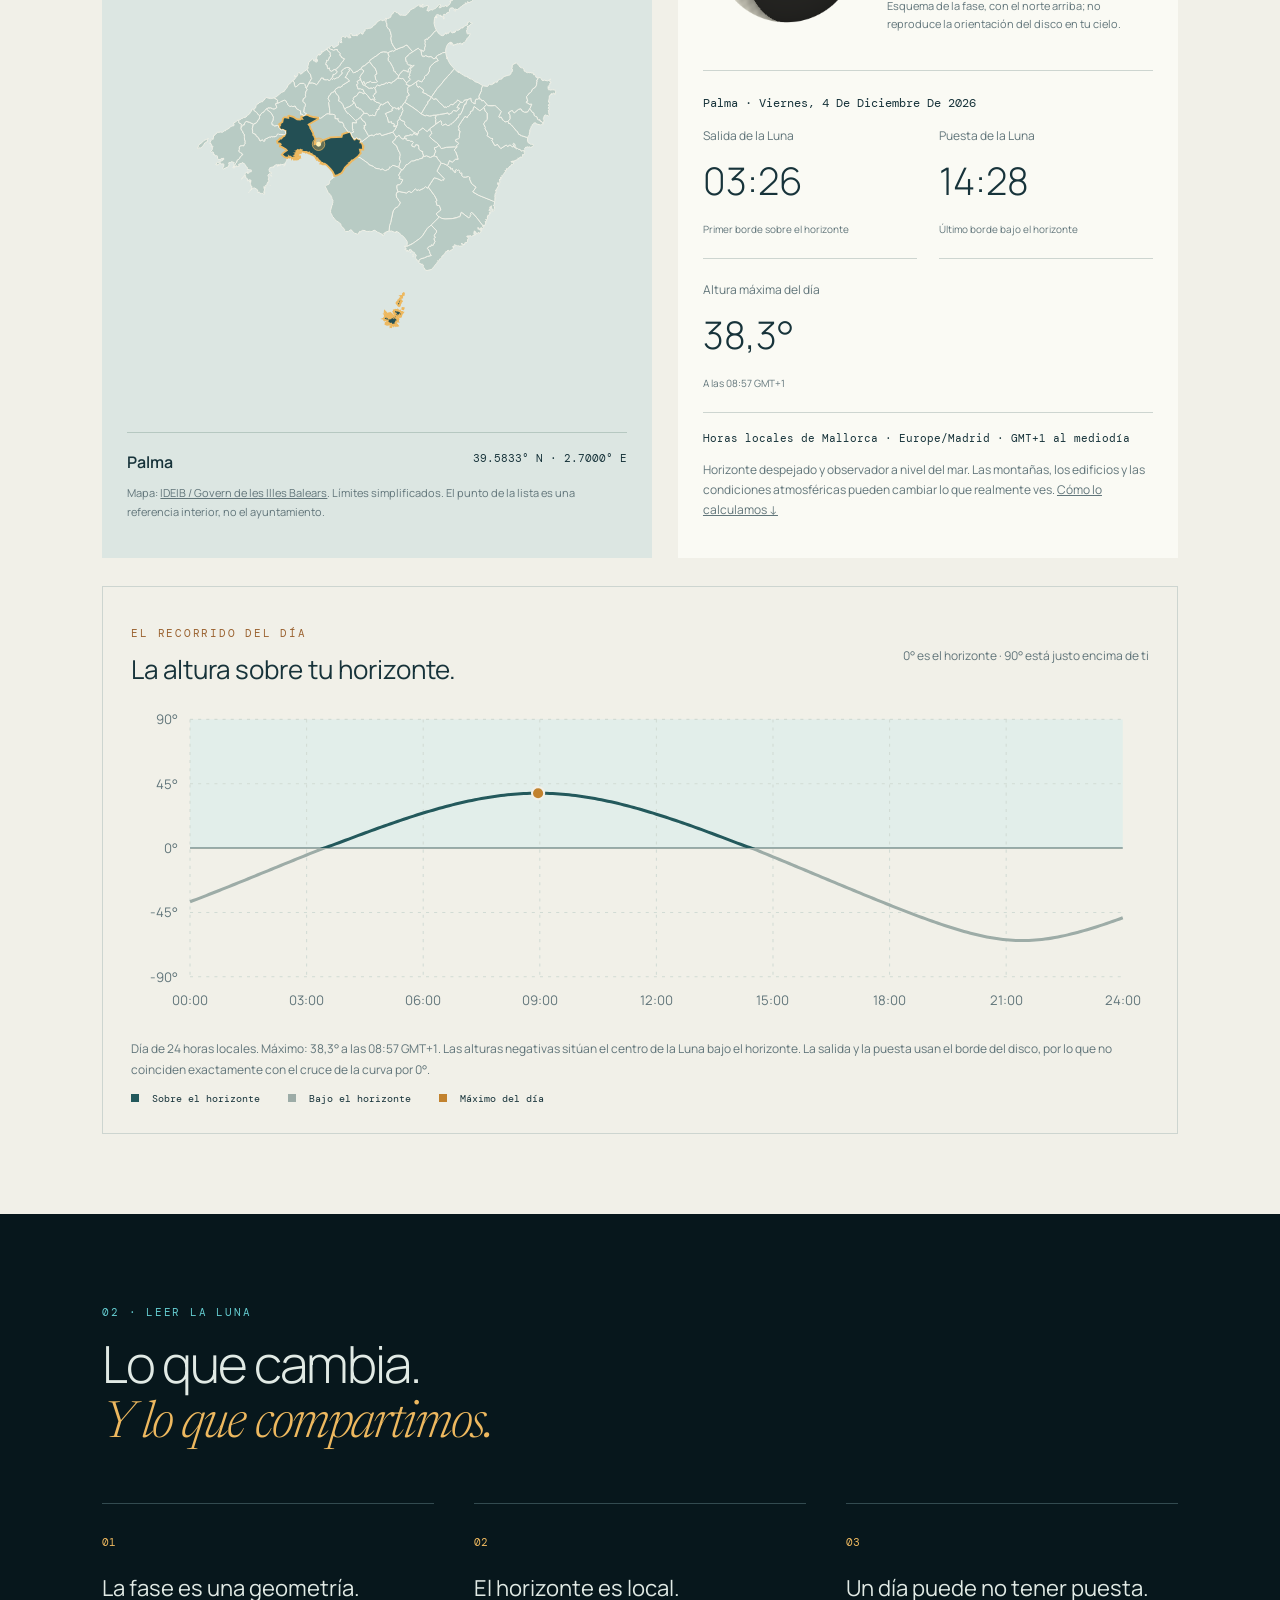
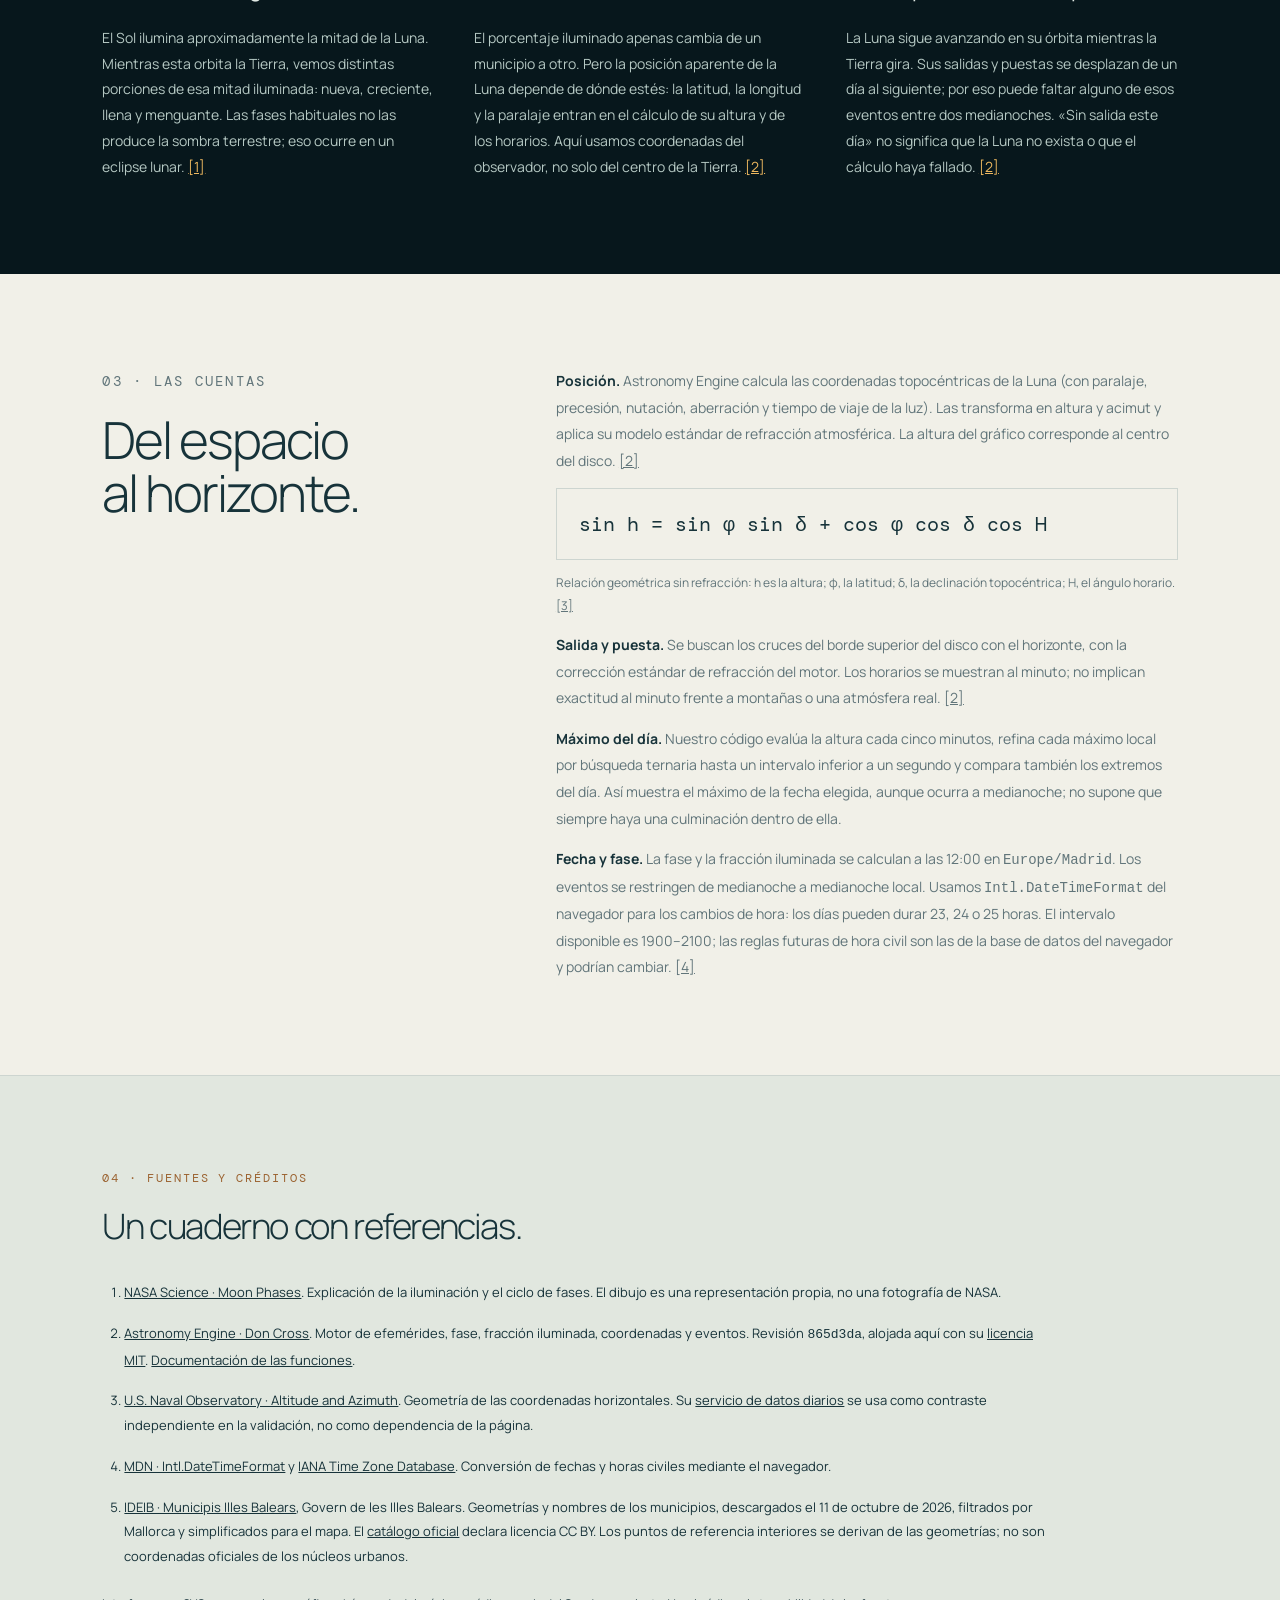
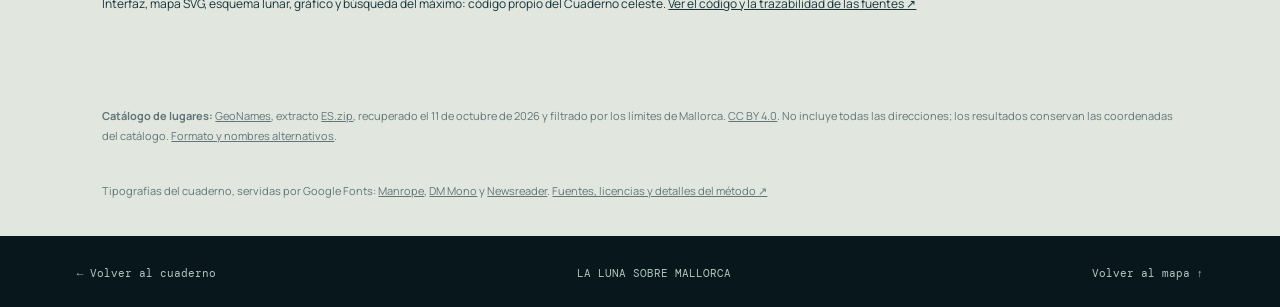
<file: luna/index.html>
<!doctype html>
<html lang="es">
<head>
  <meta charset="utf-8"><meta name="viewport" content="width=device-width,initial-scale=1">
  <meta name="description" content="Fase lunar, salida, puesta y altura máxima de la Luna desde los 53 municipios de Mallorca.">
  <meta name="theme-color" content="#07171c"><title>La Luna sobre Mallorca · Cuaderno celeste</title>
  <link rel="stylesheet" href="style.css">
  <script defer src="../site.config.js"></script><script defer src="../analytics.js"></script>
  <script defer src="vendor/astronomy.browser.min.js"></script><script defer src="core.js"></script><script defer src="location.js"></script><script defer src="app.js"></script>
</head>
<body>
  <header><a class="brand" href="../">← CUADERNO CELESTE</a><nav aria-label="Navegación"><a href="#explorar">Explorar</a><a href="#entender">Entender</a><a href="#fuentes">Fuentes</a></nav></header>
  <main>
    <section class="hero"><p class="eyebrow">MALLORCA · UN LUGAR · UN DÍA · UNA LUNA</p><h1>La Luna<br><em>desde aquí.</em></h1><p class="lead">El mismo satélite, cincuenta y tres maneras de asomarse al cielo. Elige una fecha y toca el mapa para conocer su recorrido sobre tu horizonte.</p><a href="#explorar" class="start">Elegir mi horizonte ↓</a><span class="hero-moon" aria-hidden="true"></span></section>
    <section id="explorar" class="explorer">
      <div class="section-head"><div><p class="eyebrow">01 · TU CIELO</p><h2>¿Dónde y cuándo?</h2></div><p>Haz clic dentro de un municipio para calcular desde ese punto, o elígelo en la lista. No necesitas instalar nada.</p></div>
      <form id="controls" class="controls"><label>Fecha de observación<input id="date" type="date" min="1900-01-01" max="2100-12-31" required></label><label>Municipio<select id="municipality" disabled><option>Cargando municipios…</option></select></label><div class="day-buttons"><button id="previous" type="button" aria-label="Día anterior">←</button><button id="today" type="button">Hoy</button><button id="next" type="button" aria-label="Día siguiente">→</button></div></form>
      <div class="location-tools">
        <section class="place-search" aria-labelledby="place-heading"><h3 id="place-heading">Buscar un lugar</h3><form id="place-form"><label for="place-query">Nombre del núcleo, cala o lugar</label><div class="search-row"><input id="place-query" type="search" placeholder="Por ejemplo: Port de Sóller" minlength="2" maxlength="100" required aria-describedby="place-hint"><button id="place-submit" type="submit" disabled>Buscar</button></div></form><p id="place-hint">Catálogo local de Mallorca. Busca también nombres sin tildes; no incluye todas las direcciones.</p><p id="place-status" role="status" aria-live="polite">Cargando lugares…</p><ul id="place-results" aria-label="Lugares encontrados"></ul><p class="search-credit">Topónimos: <a href="https://www.geonames.org/">GeoNames</a> · <a href="https://creativecommons.org/licenses/by/4.0/">CC BY 4.0</a>. Las consultas se procesan en tu navegador.</p></section>
        <section class="coordinate-search" aria-labelledby="coordinate-heading"><h3 id="coordinate-heading">Usar coordenadas</h3><form id="coordinate-form"><div class="coordinate-fields"><label>Latitud (° N)<input id="latitude" type="text" inputmode="decimal" placeholder="39.5696" maxlength="20" required></label><label>Longitud (° E)<input id="longitude" type="text" inputmode="decimal" placeholder="2.6502" maxlength="20" required></label></div><button type="submit">Calcular desde este punto →</button></form><p>Grados decimales WGS84 en Mallorca y su entorno. Puedes usar punto o coma decimal. Las coordenadas se calculan a nivel del mar, sin modelar el relieve.</p><p id="location-status" role="status" aria-live="polite"></p></section>
      </div>
      <p id="error" class="error" role="alert" hidden></p><p id="loading" role="status">Abriendo el mapa de Mallorca…</p>
      <div id="app" class="explorer-grid" hidden>
        <div class="map-card"><div class="map-heading"><p>53 MUNICIPIOS · MALLORCA</p><span aria-hidden="true">N ↑</span></div><svg id="map" viewBox="0 0 720 560" aria-label="Mapa interactivo de los municipios de Mallorca" role="group"><g id="regions"></g><g id="pin" pointer-events="none"><circle r="9" class="pin-halo"></circle><circle r="3.5" class="pin-dot"></circle></g></svg><div class="map-bottom"><span id="map-name">Palma</span><span id="coordinates"></span></div><p class="map-note">Mapa: <a href="https://ideib.caib.es/geoserveis/rest/services/public/GOIB_UnitAdm_IB/MapServer/1">IDEIB / Govern de les Illes Balears</a>. Límites simplificados. El punto de la lista es una referencia interior, no el ayuntamiento.</p></div>
        <section class="results" aria-label="Resultados lunares" aria-live="polite"><div class="phase-summary"><canvas id="moon" width="240" height="240" role="img" aria-label="Representación esquemática de la fase lunar"></canvas><div><p class="eyebrow">FASE A LAS 12:00 LOCALES</p><h3 id="phase-name"></h3><p class="illumination"><b id="illumination"></b> iluminada</p><p class="phase-note">Esquema de la fase, con el norte arriba; no reproduce la orientación del disco en tu cielo.</p></div></div><p id="result-date" class="result-date"></p><dl class="metrics"><div><dt>Salida de la Luna</dt><dd id="rise"></dd><small>Primer borde sobre el horizonte</small></div><div><dt>Puesta de la Luna</dt><dd id="set"></dd><small>Último borde bajo el horizonte</small></div><div class="maximum"><dt>Altura máxima del día</dt><dd id="maximum"></dd><small id="maximum-time"></small></div></dl><p id="zone" class="zone"></p><p class="horizon-note">Horizonte despejado y observador a nivel del mar. Las montañas, los edificios y las condiciones atmosféricas pueden cambiar lo que realmente ves. <a href="#metodo">Cómo lo calculamos ↓</a></p></section>
      </div>
      <section id="chart-section" class="chart-card" hidden><div class="chart-heading"><div><p class="eyebrow">EL RECORRIDO DEL DÍA</p><h3>La altura sobre tu horizonte.</h3></div><p>0° es el horizonte · 90° está justo encima de ti</p></div><svg id="chart" viewBox="0 0 1000 320" role="img" aria-label="Gráfico de altura lunar a lo largo del día"></svg><p id="chart-description"></p><div class="chart-legend"><span><i class="above"></i> Sobre el horizonte</span><span><i class="below"></i> Bajo el horizonte</span><span><i class="peak"></i> Máximo del día</span></div></section>
    </section>
    <section id="entender" class="learn"><p class="eyebrow">02 · LEER LA LUNA</p><h2>Lo que cambia.<br><em>Y lo que compartimos.</em></h2><div class="lessons"><article><span>01</span><h3>La fase es una geometría.</h3><p>El Sol ilumina aproximadamente la mitad de la Luna. Mientras esta orbita la Tierra, vemos distintas porciones de esa mitad iluminada: nueva, creciente, llena y menguante. Las fases habituales no las produce la sombra terrestre; eso ocurre en un eclipse lunar. <a href="https://science.nasa.gov/moon/moon-phases/">[1]</a></p></article><article><span>02</span><h3>El horizonte es local.</h3><p>El porcentaje iluminado apenas cambia de un municipio a otro. Pero la posición aparente de la Luna depende de dónde estés: la latitud, la longitud y la paralaje entran en el cálculo de su altura y de los horarios. Aquí usamos coordenadas del observador, no solo del centro de la Tierra. <a href="https://github.com/cosinekitty/astronomy/blob/865d3da7d8112bbc7911238052c6af4aaf877181/source/js/README.md#equator">[2]</a></p></article><article><span>03</span><h3>Un día puede no tener puesta.</h3><p>La Luna sigue avanzando en su órbita mientras la Tierra gira. Sus salidas y puestas se desplazan de un día al siguiente; por eso puede faltar alguno de esos eventos entre dos medianoches. «Sin salida este día» no significa que la Luna no exista o que el cálculo haya fallado. <a href="https://github.com/cosinekitty/astronomy/blob/865d3da7d8112bbc7911238052c6af4aaf877181/source/js/README.md#searchriseset">[2]</a></p></article></div></section>
    <section id="metodo" class="method"><div><p class="eyebrow">03 · LAS CUENTAS</p><h2>Del espacio<br>al horizonte.</h2></div><div><p><b>Posición.</b> Astronomy Engine calcula las coordenadas topocéntricas de la Luna (con paralaje, precesión, nutación, aberración y tiempo de viaje de la luz). Las transforma en altura y acimut y aplica su modelo estándar de refracción atmosférica. La altura del gráfico corresponde al centro del disco. <a href="https://github.com/cosinekitty/astronomy/blob/865d3da7d8112bbc7911238052c6af4aaf877181/source/js/README.md#horizon">[2]</a></p><div class="formula">sin h = sin φ sin δ + cos φ cos δ cos H</div><p class="definition">Relación geométrica sin refracción: h es la altura; φ, la latitud; δ, la declinación topocéntrica; H, el ángulo horario. <a href="https://aa.usno.navy.mil/faq/alt_az">[3]</a></p><p><b>Salida y puesta.</b> Se buscan los cruces del borde superior del disco con el horizonte, con la corrección estándar de refracción del motor. Los horarios se muestran al minuto; no implican exactitud al minuto frente a montañas o una atmósfera real. <a href="https://github.com/cosinekitty/astronomy/blob/865d3da7d8112bbc7911238052c6af4aaf877181/source/js/README.md#searchriseset">[2]</a></p><p><b>Máximo del día.</b> Nuestro código evalúa la altura cada cinco minutos, refina cada máximo local por búsqueda ternaria hasta un intervalo inferior a un segundo y compara también los extremos del día. Así muestra el máximo de la fecha elegida, aunque ocurra a medianoche; no supone que siempre haya una culminación dentro de ella.</p><p><b>Fecha y fase.</b> La fase y la fracción iluminada se calculan a las 12:00 en <code>Europe/Madrid</code>. Los eventos se restringen de medianoche a medianoche local. Usamos <code>Intl.DateTimeFormat</code> del navegador para los cambios de hora: los días pueden durar 23, 24 o 25 horas. El intervalo disponible es 1900–2100; las reglas futuras de hora civil son las de la base de datos del navegador y podrían cambiar. <a href="https://developer.mozilla.org/en-US/docs/Web/JavaScript/Reference/Global_Objects/Intl/DateTimeFormat">[4]</a></p></div></section>
    <section id="fuentes" class="sources"><p class="eyebrow">04 · FUENTES Y CRÉDITOS</p><h2>Un cuaderno con referencias.</h2><ol><li><a href="https://science.nasa.gov/moon/moon-phases/">NASA Science · Moon Phases</a>. Explicación de la iluminación y el ciclo de fases. El dibujo es una representación propia, no una fotografía de NASA.</li><li><a href="https://github.com/cosinekitty/astronomy/tree/865d3da7d8112bbc7911238052c6af4aaf877181">Astronomy Engine · Don Cross</a>. Motor de efemérides, fase, fracción iluminada, coordenadas y eventos. Revisión <code>865d3da</code>, alojada aquí con su <a href="vendor/LICENSE">licencia MIT</a>. <a href="https://github.com/cosinekitty/astronomy/blob/865d3da7d8112bbc7911238052c6af4aaf877181/source/js/README.md">Documentación de las funciones</a>.</li><li><a href="https://aa.usno.navy.mil/faq/alt_az">U.S. Naval Observatory · Altitude and Azimuth</a>. Geometría de las coordenadas horizontales. Su <a href="https://aa.usno.navy.mil/data/RS_OneDay.html">servicio de datos diarios</a> se usa como contraste independiente en la validación, no como dependencia de la página.</li><li><a href="https://developer.mozilla.org/en-US/docs/Web/JavaScript/Reference/Global_Objects/Intl/DateTimeFormat">MDN · Intl.DateTimeFormat</a> y <a href="https://www.iana.org/time-zones">IANA Time Zone Database</a>. Conversión de fechas y horas civiles mediante el navegador.</li><li><a href="https://ideib.caib.es/geoserveis/rest/services/public/GOIB_UnitAdm_IB/MapServer/1">IDEIB · Municipis Illes Balears</a>, Govern de les Illes Balears. Geometrías y nombres de los municipios, descargados el 11 de octubre de 2026, filtrados por Mallorca y simplificados para el mapa. El <a href="https://datos.gob.es/es/catalogo/a04003003-municipios1">catálogo oficial</a> declara licencia CC BY. Los puntos de referencia interiores se derivan de las geometrías; no son coordenadas oficiales de los núcleos urbanos.</li></ol><p>Interfaz, mapa SVG, esquema lunar, gráfico y búsqueda del máximo: código propio del Cuaderno celeste. <a href="https://github.com/AlejandroMus/alejandromus.github.io/tree/main/luna">Ver el código y la trazabilidad de las fuentes ↗</a></p></section>
    <aside class="font-credit" aria-label="Fuente del buscador de lugares"><b>Catálogo de lugares:</b> <a href="https://www.geonames.org/">GeoNames</a>, extracto <a href="https://download.geonames.org/export/dump/ES.zip">ES.zip</a>, recuperado el 11 de octubre de 2026 y filtrado por los límites de Mallorca. <a href="https://creativecommons.org/licenses/by/4.0/">CC BY 4.0</a>. No incluye todas las direcciones; los resultados conservan las coordenadas del catálogo. <a href="https://download.geonames.org/export/dump/readme.txt">Formato y nombres alternativos</a>.</aside>
    <aside class="font-credit" aria-label="Créditos tipográficos">Tipografías del cuaderno, servidas por Google Fonts: <a href="https://fonts.google.com/specimen/Manrope">Manrope</a>, <a href="https://fonts.google.com/specimen/DM+Mono">DM Mono</a> y <a href="https://fonts.google.com/specimen/Newsreader">Newsreader</a>. <a href="FUENTES.md">Fuentes, licencias y detalles del método ↗</a></aside>
  </main><footer><a href="../">← Volver al cuaderno</a><span>LA LUNA SOBRE MALLORCA</span><a href="#explorar">Volver al mapa ↑</a></footer>
</body></html>
</file>
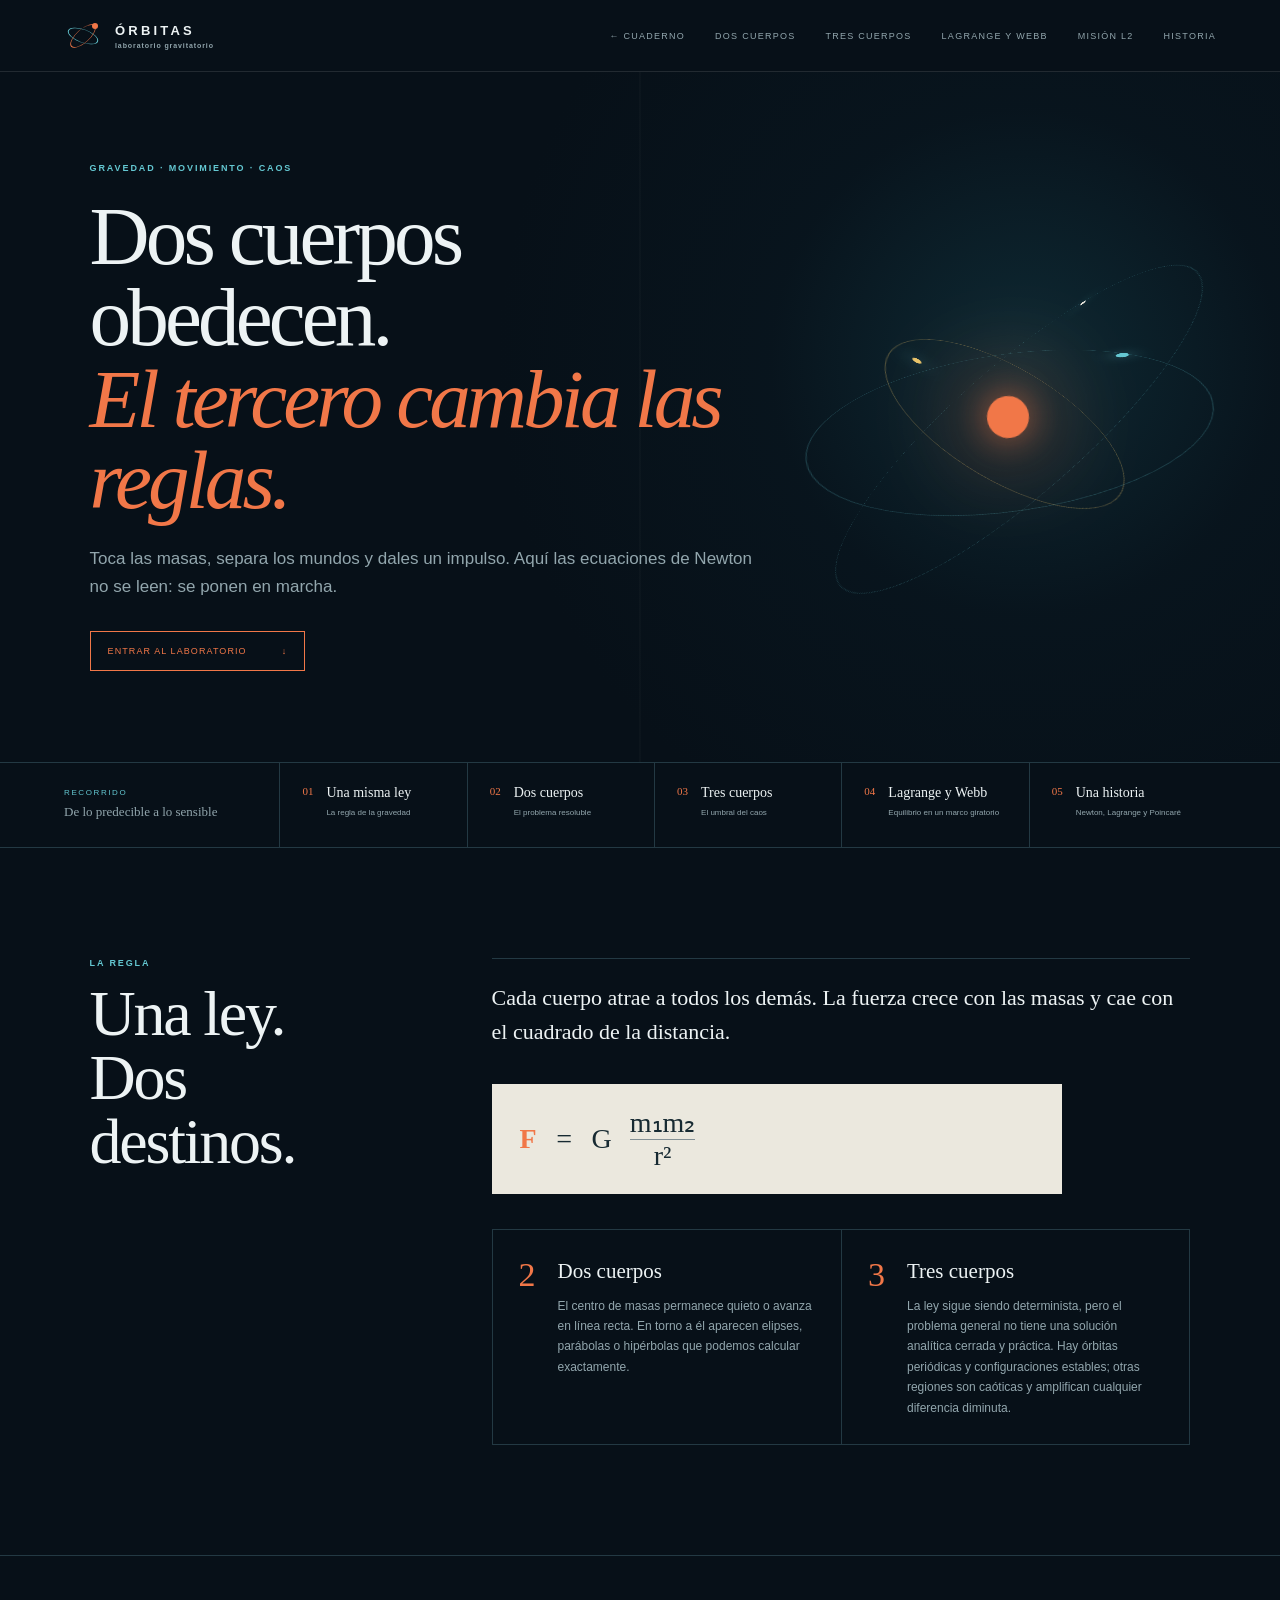
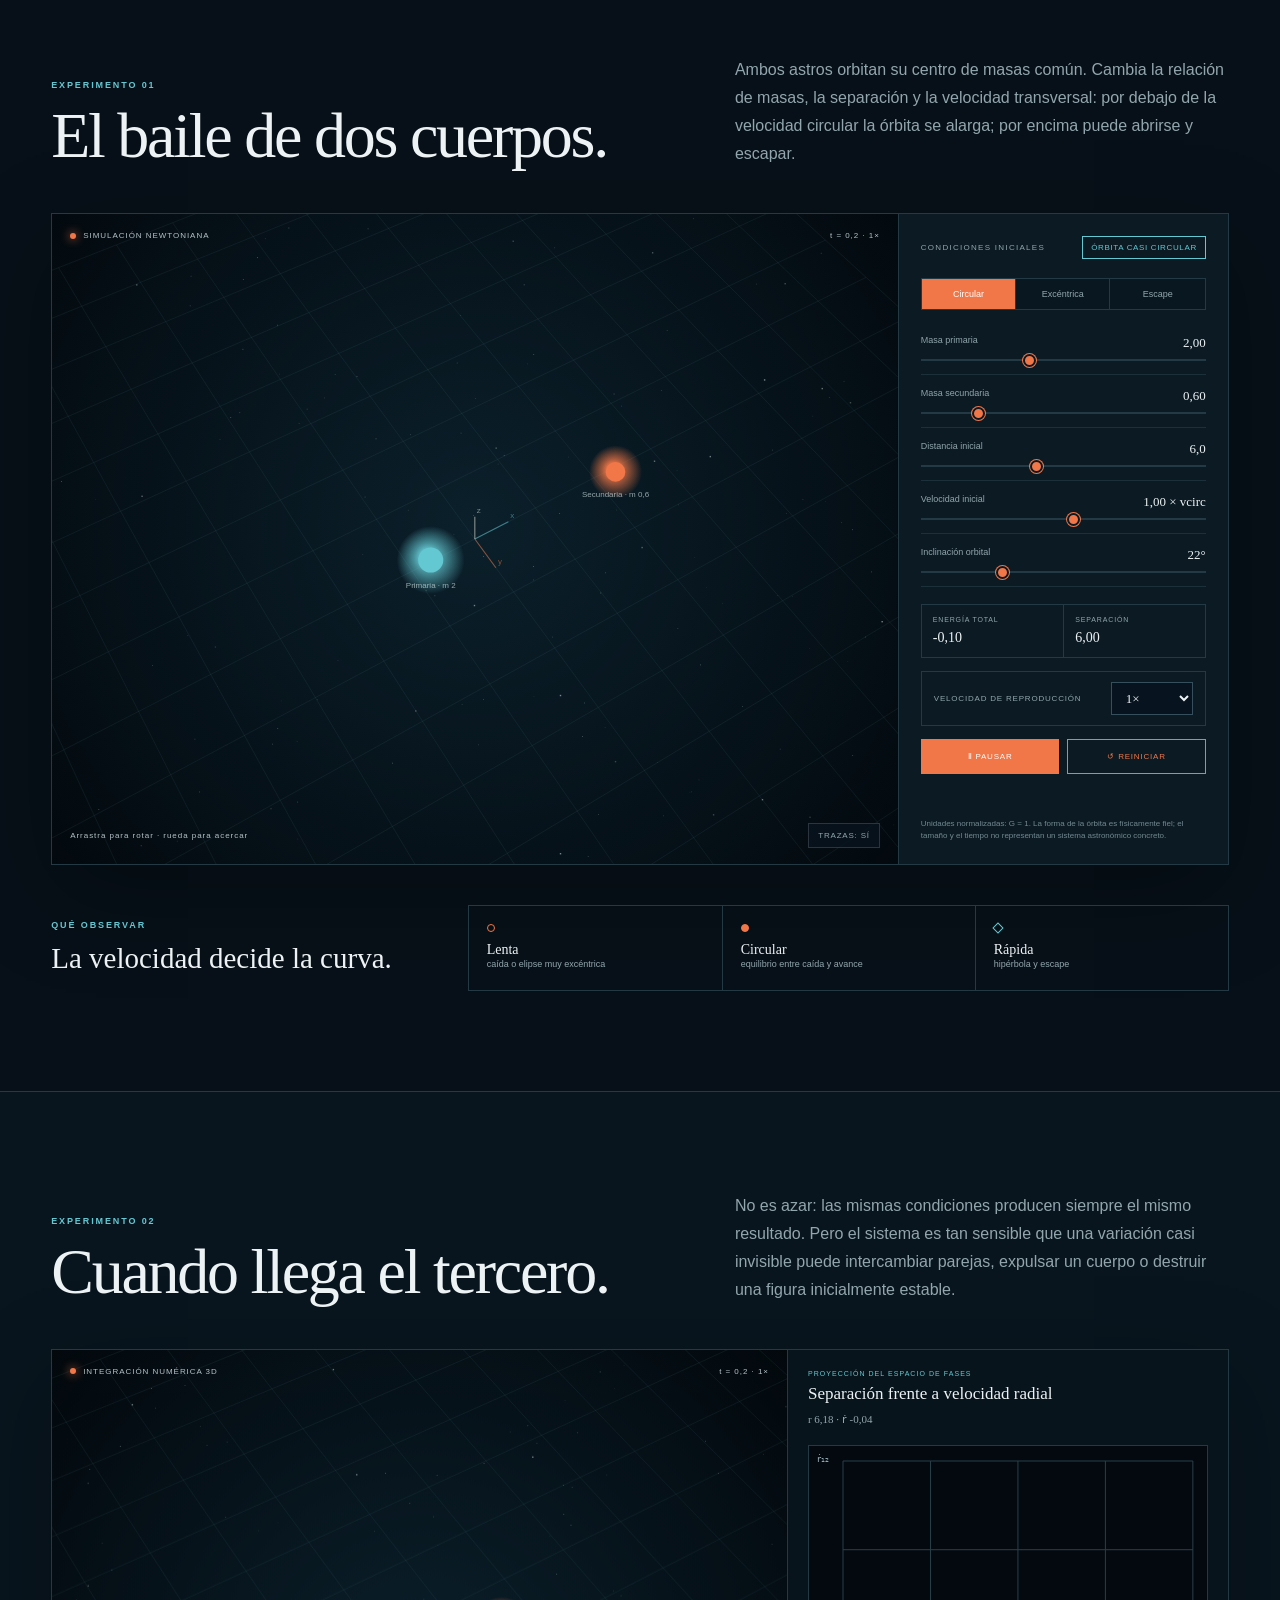
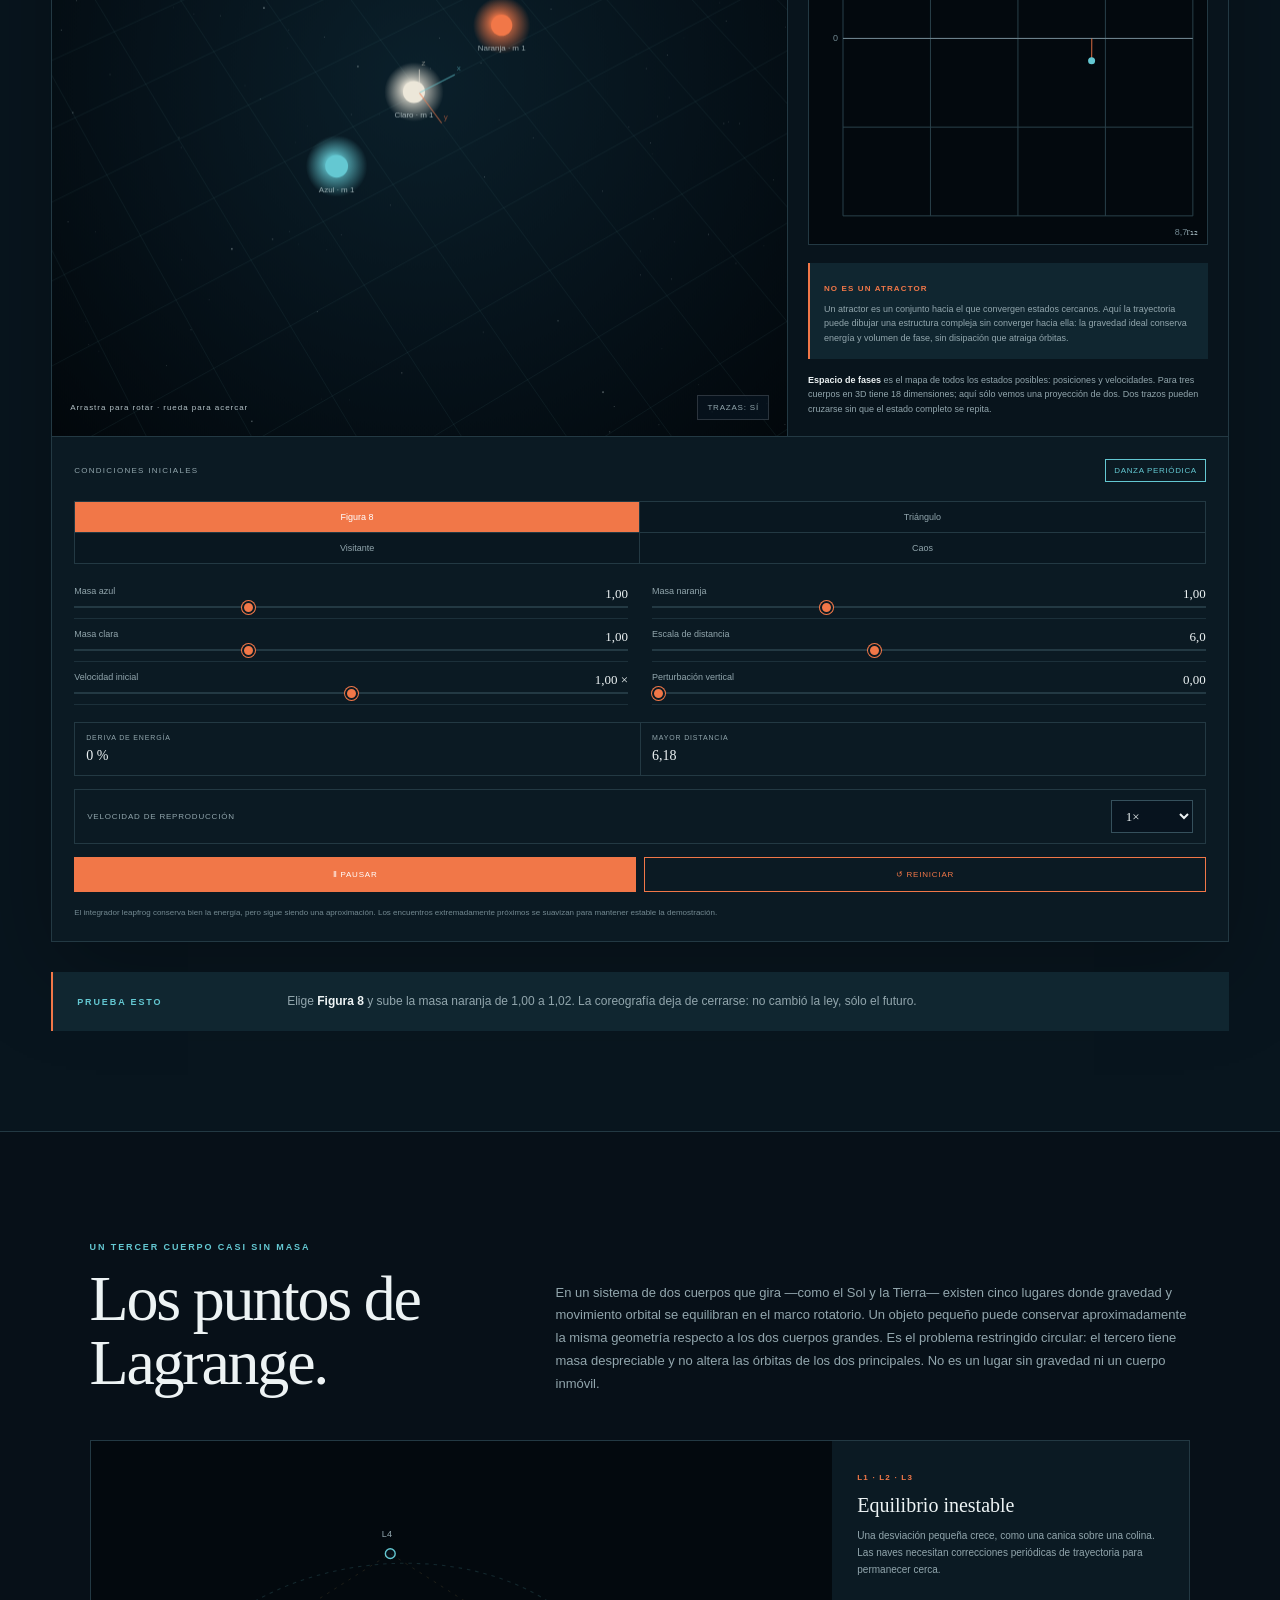
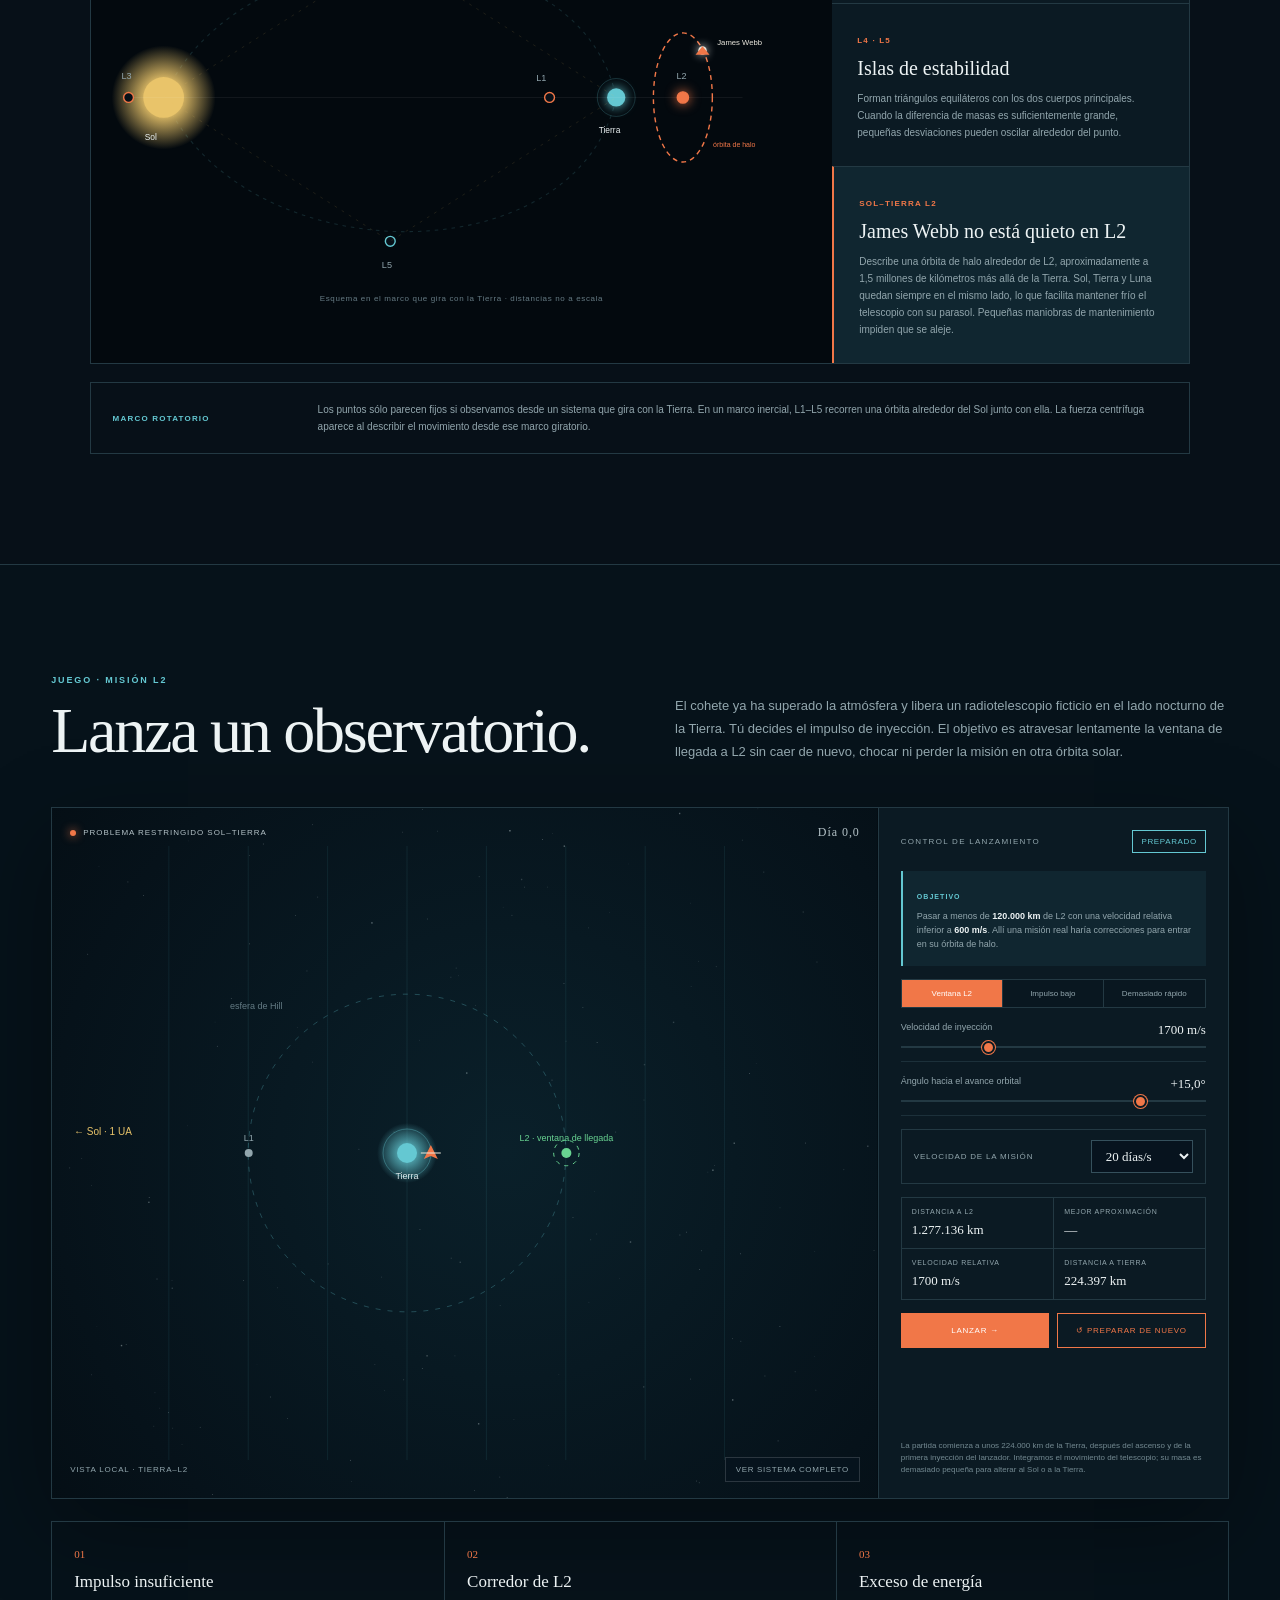
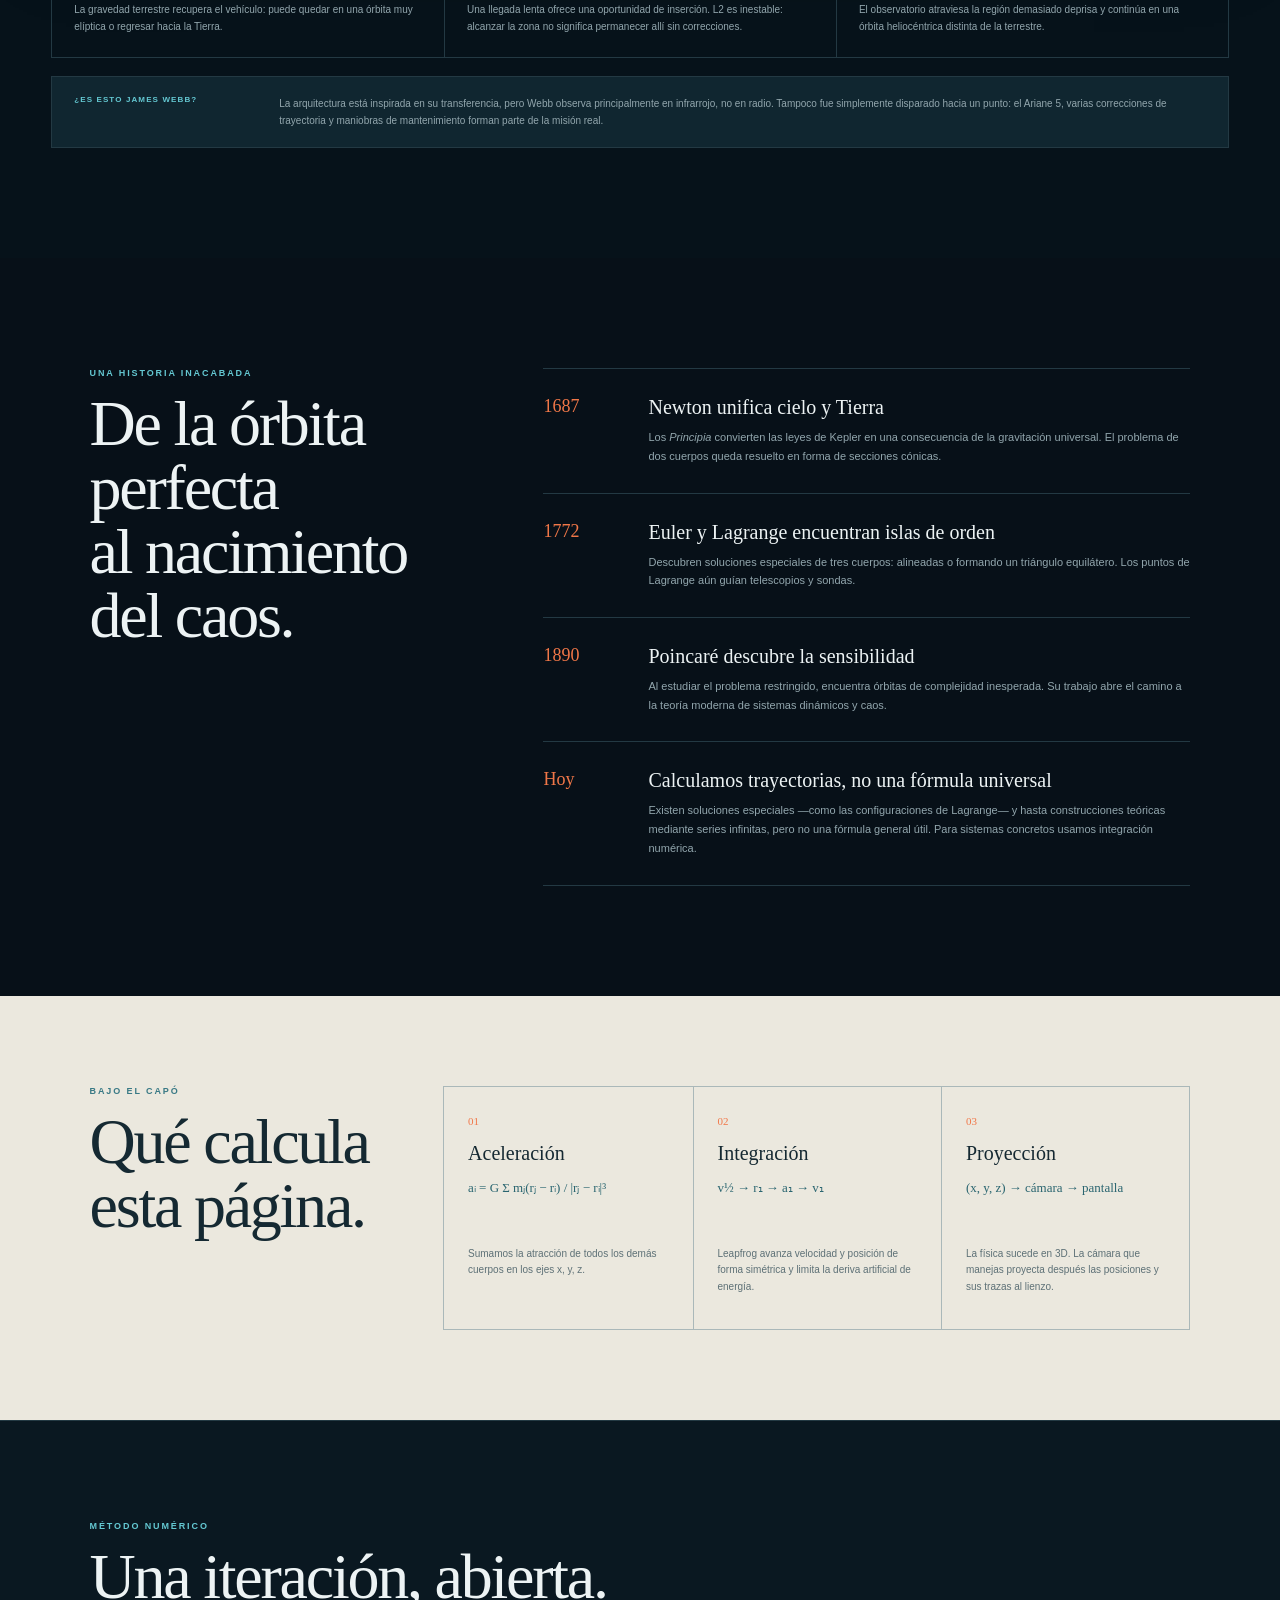
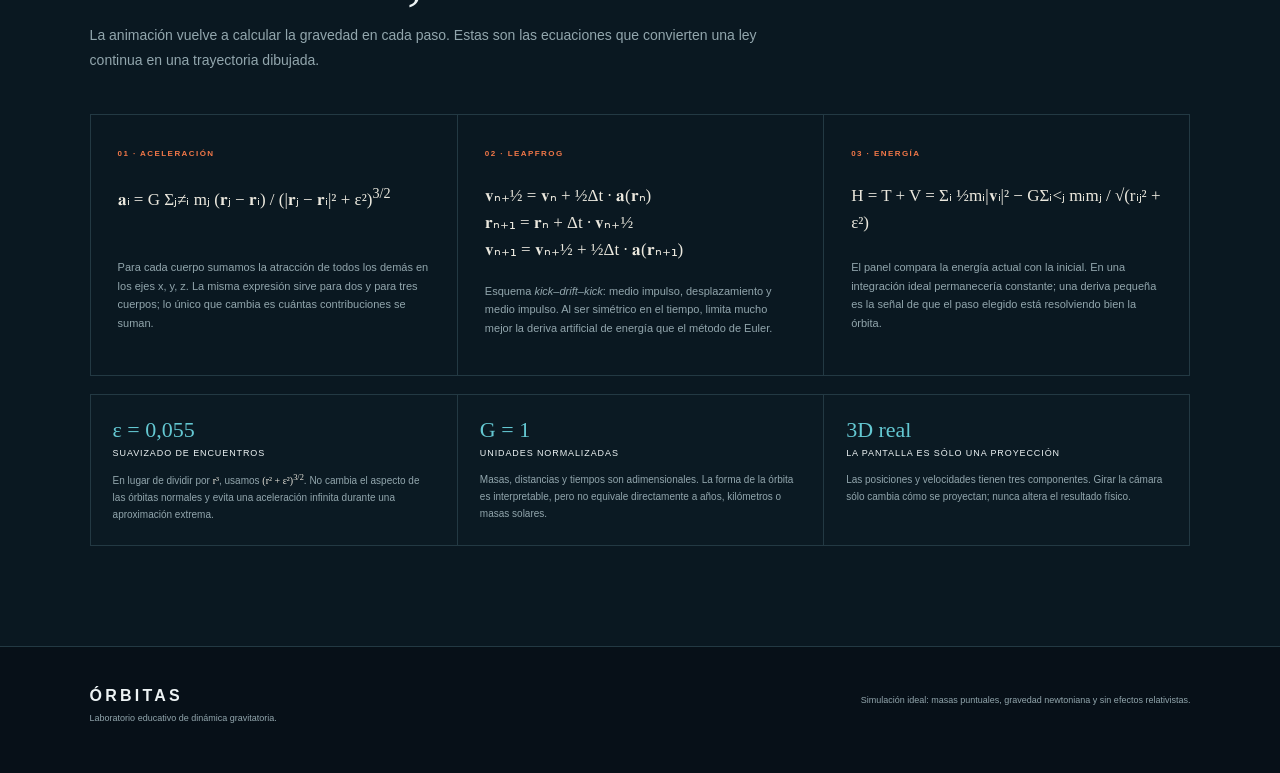
<file: orbitas/index.html>
<!doctype html>
<html lang="es">
<head>
  <meta charset="utf-8">
  <meta name="viewport" content="width=device-width, initial-scale=1">
  <meta name="description" content="Laboratorio 3D interactivo de los problemas gravitatorios de dos y tres cuerpos">
  <title>Órbitas · Laboratorio de dos y tres cuerpos</title>
  <link rel="stylesheet" href="style.css">
  <script defer src="../site.config.js"></script><script defer src="../analytics.js"></script>
</head>
<body>
  <header class="site-header">
    <a class="brand" href="#top" aria-label="Órbitas, inicio">
      <span class="brand-mark" aria-hidden="true"><i></i><i></i><i></i></span>
      <b>ÓRBITAS<small>laboratorio gravitatorio</small></b>
    </a>
    <nav aria-label="Navegación principal">
      <a href="../">← Cuaderno</a>
      <a href="#dos-cuerpos">Dos cuerpos</a>
      <a href="#tres-cuerpos">Tres cuerpos</a>
      <a href="#lagrange">Lagrange y Webb</a>
      <a href="#mision-l2">Misión L2</a>
      <a href="#historia">Historia</a>
    </nav>
  </header>

  <main id="top">
    <section class="hero">
      <div class="hero-copy">
        <p class="eyebrow">GRAVEDAD · MOVIMIENTO · CAOS</p>
        <h1>Dos cuerpos obedecen.<br><em>El tercero cambia las reglas.</em></h1>
        <p class="lead">Toca las masas, separa los mundos y dales un impulso. Aquí las ecuaciones de Newton no se leen: se ponen en marcha.</p>
        <a class="start" href="#dos-cuerpos">Entrar al laboratorio <span>↓</span></a>
      </div>
      <div class="hero-system" aria-hidden="true">
        <span class="orbit orbit-a"><i></i></span>
        <span class="orbit orbit-b"><i></i></span>
        <span class="orbit orbit-c"><i></i></span>
        <b></b>
      </div>
    </section>

    <nav class="contents" aria-label="Índice del laboratorio">
      <p><span>RECORRIDO</span> De lo predecible a lo sensible</p>
      <a href="#idea"><b>01</b><span>Una misma ley<small>La regla de la gravedad</small></span></a>
      <a href="#dos-cuerpos"><b>02</b><span>Dos cuerpos<small>El problema resoluble</small></span></a>
      <a href="#tres-cuerpos"><b>03</b><span>Tres cuerpos<small>El umbral del caos</small></span></a>
      <a href="#lagrange"><b>04</b><span>Lagrange y Webb<small>Equilibrio en un marco giratorio</small></span></a>
      <a href="#historia"><b>05</b><span>Una historia<small>Newton, Lagrange y Poincaré</small></span></a>
    </nav>

    <section class="idea" id="idea">
      <div>
        <p class="chapter">LA REGLA</p>
        <h2>Una ley.<br>Dos destinos.</h2>
      </div>
      <div class="idea-copy">
        <p class="statement">Cada cuerpo atrae a todos los demás. La fuerza crece con las masas y cae con el cuadrado de la distancia.</p>
        <div class="equation" aria-label="Fuerza igual a G por masa uno por masa dos dividido entre distancia al cuadrado">
          <span>F</span><i>=</i><span>G</span><strong>m₁m₂<em>r²</em></strong>
        </div>
        <div class="comparison">
          <article><b>2</b><div><h3>Dos cuerpos</h3><p>El centro de masas permanece quieto o avanza en línea recta. En torno a él aparecen elipses, parábolas o hipérbolas que podemos calcular exactamente.</p></div></article>
          <article><b>3</b><div><h3>Tres cuerpos</h3><p>La ley sigue siendo determinista, pero el problema general no tiene una solución analítica cerrada y práctica. Hay órbitas periódicas y configuraciones estables; otras regiones son caóticas y amplifican cualquier diferencia diminuta.</p></div></article>
        </div>
      </div>
    </section>

    <section class="lab-section" id="dos-cuerpos">
      <div class="section-head">
        <div><p class="chapter">EXPERIMENTO 01</p><h2>El baile de dos cuerpos.</h2></div>
        <p>Ambos astros orbitan su centro de masas común. Cambia la relación de masas, la separación y la velocidad transversal: por debajo de la velocidad circular la órbita se alarga; por encima puede abrirse y escapar.</p>
      </div>

      <div class="simulator" data-simulation="two">
        <div class="viewport">
          <canvas width="1100" height="680" aria-label="Simulación tridimensional del problema de dos cuerpos"></canvas>
          <div class="viewport-top">
            <span class="live"><i></i> SIMULACIÓN NEWTONIANA</span>
            <span class="sim-time">t = 0,0</span>
          </div>
          <div class="viewport-bottom">
            <span>Arrastra para rotar · rueda para acercar</span>
            <button type="button" data-action="trails" aria-pressed="true">Trazas: sí</button>
          </div>
        </div>
        <aside class="control-panel">
          <div class="panel-head"><p>CONDICIONES INICIALES</p><span class="status" role="status">Órbita ligada</span></div>
          <div class="presets" aria-label="Escenarios de dos cuerpos">
            <button type="button" class="active" data-preset="circular">Circular</button>
            <button type="button" data-preset="eccentric">Excéntrica</button>
            <button type="button" data-preset="escape">Escape</button>
          </div>
          <div class="controls-list">
            <label>Masa primaria <output data-output="mass1">2,00</output><input data-param="mass1" type="range" min="0.2" max="5" value="2" step="0.05"></label>
            <label>Masa secundaria <output data-output="mass2">0,60</output><input data-param="mass2" type="range" min="0.05" max="3" value="0.6" step="0.05"></label>
            <label>Distancia inicial <output data-output="distance">6,0</output><input data-param="distance" type="range" min="2" max="12" value="6" step="0.1"></label>
            <label>Velocidad inicial <output data-output="speed">1,00 × v<sub>circ</sub></output><input data-param="speed" type="range" min="0.25" max="1.65" value="1" step="0.01"></label>
            <label>Inclinación orbital <output data-output="inclination">22°</output><input data-param="inclination" type="range" min="0" max="80" value="22" step="1"></label>
          </div>
          <div class="readouts">
            <div><small>ENERGÍA TOTAL</small><b data-readout="energy">—</b></div>
            <div><small>SEPARACIÓN</small><b data-readout="separation">—</b></div>
          </div>
          <label class="playback-control">Velocidad de reproducción<select data-playback aria-label="Velocidad de la simulación"><option value="0.25">¼×</option><option value="0.5">½×</option><option value="1" selected>1×</option><option value="2">2×</option><option value="4">4×</option><option value="8">8×</option><option value="16">16×</option><option value="32">32×</option></select></label>
          <div class="sim-actions">
            <button type="button" data-action="play"><span>Ⅱ</span> Pausar</button>
            <button type="button" data-action="reset">↺ Reiniciar</button>
          </div>
          <p class="units">Unidades normalizadas: G = 1. La forma de la órbita es físicamente fiel; el tamaño y el tiempo no representan un sistema astronómico concreto.</p>
        </aside>
      </div>

      <div class="after-lab">
        <div><p class="chapter">QUÉ OBSERVAR</p><h3>La velocidad decide la curva.</h3></div>
        <div class="orbit-outcomes"><span><i></i><b>Lenta</b> caída o elipse muy excéntrica</span><span><i></i><b>Circular</b> equilibrio entre caída y avance</span><span><i></i><b>Rápida</b> hipérbola y escape</span></div>
      </div>
    </section>

    <section class="lab-section three" id="tres-cuerpos">
      <div class="section-head">
        <div><p class="chapter">EXPERIMENTO 02</p><h2>Cuando llega el tercero.</h2></div>
        <p>No es azar: las mismas condiciones producen siempre el mismo resultado. Pero el sistema es tan sensible que una variación casi invisible puede intercambiar parejas, expulsar un cuerpo o destruir una figura inicialmente estable.</p>
      </div>

      <div class="simulator with-phase" data-simulation="three">
        <div class="viewport">
          <canvas width="1100" height="680" aria-label="Simulación tridimensional del problema de tres cuerpos"></canvas>
          <div class="viewport-top">
            <span class="live"><i></i> INTEGRACIÓN NUMÉRICA 3D</span>
            <span class="sim-time">t = 0,0</span>
          </div>
          <div class="viewport-bottom">
            <span>Arrastra para rotar · rueda para acercar</span>
            <button type="button" data-action="trails" aria-pressed="true">Trazas: sí</button>
          </div>
        </div>
        <aside class="phase-panel">
          <div class="phase-head"><div><p>PROYECCIÓN DEL ESPACIO DE FASES</p><h3>Separación frente a velocidad radial</h3></div><span data-phase-readout>r₁₂ · ṙ₁₂</span></div>
          <div class="phase-plot"><canvas class="phase-canvas" width="420" height="420" aria-label="Proyección del espacio de fases: separación entre los cuerpos azul y naranja frente a su velocidad radial relativa"></canvas><span class="phase-y">ṙ₁₂</span><span class="phase-x">r₁₂</span></div>
          <div class="not-attractor"><b>NO ES UN ATRACTOR</b><p>Un atractor es un conjunto hacia el que convergen estados cercanos. Aquí la trayectoria puede dibujar una estructura compleja sin converger hacia ella: la gravedad ideal conserva energía y volumen de fase, sin disipación que atraiga órbitas.</p></div>
          <p class="phase-explain"><b>Espacio de fases</b> es el mapa de todos los estados posibles: posiciones y velocidades. Para tres cuerpos en 3D tiene 18 dimensiones; aquí sólo vemos una proyección de dos. Dos trazos pueden cruzarse sin que el estado completo se repita.</p>
        </aside>
        <aside class="control-panel">
          <div class="panel-head"><p>CONDICIONES INICIALES</p><span class="status" role="status">Danza periódica</span></div>
          <div class="presets" aria-label="Escenarios de tres cuerpos">
            <button type="button" class="active" data-preset="figure8">Figura 8</button>
            <button type="button" data-preset="lagrange">Triángulo</button>
            <button type="button" data-preset="binary">Visitante</button>
            <button type="button" data-preset="chaos">Caos</button>
          </div>
          <div class="controls-list compact">
            <label>Masa azul <output data-output="mass1">1,00</output><input data-param="mass1" type="range" min="0.1" max="3" value="1" step="0.02"></label>
            <label>Masa naranja <output data-output="mass2">1,00</output><input data-param="mass2" type="range" min="0.1" max="3" value="1" step="0.02"></label>
            <label>Masa clara <output data-output="mass3">1,00</output><input data-param="mass3" type="range" min="0.1" max="3" value="1" step="0.02"></label>
            <label>Escala de distancia <output data-output="distance">6,0</output><input data-param="distance" type="range" min="2" max="12" value="6" step="0.1"></label>
            <label>Velocidad inicial <output data-output="speed">1,00 ×</output><input data-param="speed" type="range" min="0.2" max="1.8" value="1" step="0.01"></label>
            <label>Perturbación vertical <output data-output="perturbation">0,00</output><input data-param="perturbation" type="range" min="0" max="1.5" value="0" step="0.01"></label>
          </div>
          <div class="readouts">
            <div><small>DERIVA DE ENERGÍA</small><b data-readout="energy">—</b></div>
            <div><small>MAYOR DISTANCIA</small><b data-readout="separation">—</b></div>
          </div>
          <label class="playback-control">Velocidad de reproducción<select data-playback aria-label="Velocidad de la simulación"><option value="0.25">¼×</option><option value="0.5">½×</option><option value="1" selected>1×</option><option value="2">2×</option><option value="4">4×</option><option value="8">8×</option><option value="16">16×</option><option value="32">32×</option></select></label>
          <div class="sim-actions">
            <button type="button" data-action="play"><span>Ⅱ</span> Pausar</button>
            <button type="button" data-action="reset">↺ Reiniciar</button>
          </div>
          <p class="units">El integrador leapfrog conserva bien la energía, pero sigue siendo una aproximación. Los encuentros extremadamente próximos se suavizan para mantener estable la demostración.</p>
        </aside>
      </div>

      <div class="sensitivity">
        <p class="chapter">PRUEBA ESTO</p>
        <p>Elige <b>Figura 8</b> y sube la masa naranja de 1,00 a 1,02. La coreografía deja de cerrarse: no cambió la ley, sólo el futuro.</p>
      </div>
    </section>

    <section class="lagrange" id="lagrange">
      <div class="lagrange-head"><p class="chapter">UN TERCER CUERPO CASI SIN MASA</p><h2>Los puntos de Lagrange.</h2><p>En un sistema de dos cuerpos que gira —como el Sol y la Tierra— existen cinco lugares donde gravedad y movimiento orbital se equilibran en el marco rotatorio. Un objeto pequeño puede conservar aproximadamente la misma geometría respecto a los dos cuerpos grandes. Es el problema restringido circular: el tercero tiene masa despreciable y no altera las órbitas de los dos principales. No es un lugar sin gravedad ni un cuerpo inmóvil.</p></div>
      <div class="lagrange-layout">
        <div class="lagrange-map">
          <svg viewBox="0 0 1000 560" role="img" aria-labelledby="lagrangeTitle lagrangeDesc">
            <title id="lagrangeTitle">Los cinco puntos de Lagrange del sistema Sol–Tierra y la órbita de James Webb alrededor de L2</title>
            <desc id="lagrangeDesc">El Sol aparece a la izquierda, la Tierra a la derecha, L1 entre ambos, L2 más allá de la Tierra, L3 al lado opuesto y L4 y L5 formando triángulos.</desc>
            <defs><radialGradient id="sunGlow"><stop offset="0" stop-color="#fff4ba"/><stop offset=".3" stop-color="#e9c46a"/><stop offset="1" stop-color="#e9c46a" stop-opacity="0"/></radialGradient></defs>
            <path class="earth-orbit" d="M75 280 C190 25 665 25 720 280 C665 535 190 535 75 280"/>
            <circle class="sun-glow" cx="75" cy="280" r="74" fill="url(#sunGlow)"/><circle class="sun-body" cx="75" cy="280" r="29"/>
            <circle class="earth-body" cx="720" cy="280" r="13"/><circle class="moon-orbit" cx="720" cy="280" r="27"/>
            <line class="system-axis" x1="25" y1="280" x2="900" y2="280"/>
            <g class="lagrange-point"><circle cx="625" cy="280" r="7"/><text x="606" y="257">L1</text></g>
            <g class="lagrange-point active"><circle cx="815" cy="280" r="8"/><text x="806" y="253">L2</text></g>
            <g class="lagrange-point"><circle cx="25" cy="280" r="7"/><text x="15" y="253">L3</text></g>
            <g class="lagrange-point stable"><circle cx="398" cy="75" r="7"/><text x="386" y="51">L4</text></g>
            <g class="lagrange-point stable"><circle cx="398" cy="485" r="7"/><text x="386" y="523">L5</text></g>
            <path class="triangle-guide" d="M75 280 L398 75 L720 280 L398 485 Z"/>
            <ellipse class="halo-orbit" cx="815" cy="280" rx="42" ry="92"/>
            <circle class="webb" cx="843" cy="213" r="6"/><path class="webb-shield" d="M833 219 L843 207 L853 219 Z"/>
            <text class="body-label" x="48" y="340">Sol</text><text class="body-label" x="695" y="330">Tierra</text><text class="webb-label" x="864" y="205">James Webb</text><text class="halo-label" x="858" y="350">órbita de halo</text>
          </svg>
          <span>Esquema en el marco que gira con la Tierra · distancias no a escala</span>
        </div>
        <div class="lagrange-copy">
          <article><b>L1 · L2 · L3</b><h3>Equilibrio inestable</h3><p>Una desviación pequeña crece, como una canica sobre una colina. Las naves necesitan correcciones periódicas de trayectoria para permanecer cerca.</p></article>
          <article><b>L4 · L5</b><h3>Islas de estabilidad</h3><p>Forman triángulos equiláteros con los dos cuerpos principales. Cuando la diferencia de masas es suficientemente grande, pequeñas desviaciones pueden oscilar alrededor del punto.</p></article>
          <article class="webb-card"><b>SOL–TIERRA L2</b><h3>James Webb no está quieto en L2</h3><p>Describe una órbita de halo alrededor de L2, aproximadamente a 1,5 millones de kilómetros más allá de la Tierra. Sol, Tierra y Luna quedan siempre en el mismo lado, lo que facilita mantener frío el telescopio con su parasol. Pequeñas maniobras de mantenimiento impiden que se aleje.</p></article>
        </div>
      </div>
      <div class="rotating-note"><span>MARCO ROTATORIO</span><p>Los puntos sólo parecen fijos si observamos desde un sistema que gira con la Tierra. En un marco inercial, L1–L5 recorren una órbita alrededor del Sol junto con ella. La fuerza centrífuga aparece al describir el movimiento desde ese marco giratorio.</p></div>
    </section>

    <section class="mission" id="mision-l2">
      <div class="mission-head"><div><p class="chapter">JUEGO · MISIÓN L2</p><h2>Lanza un observatorio.</h2></div><p>El cohete ya ha superado la atmósfera y libera un radiotelescopio ficticio en el lado nocturno de la Tierra. Tú decides el impulso de inyección. El objetivo es atravesar lentamente la ventana de llegada a L2 sin caer de nuevo, chocar ni perder la misión en otra órbita solar.</p></div>
      <div class="mission-game">
        <div class="mission-viewport">
          <canvas id="missionCanvas" width="1100" height="700" aria-label="Juego de lanzamiento de un radiotelescopio desde la Tierra hacia el punto L2"></canvas>
          <div class="mission-hud"><span><i></i> PROBLEMA RESTRINGIDO SOL–TIERRA</span><b id="missionClock">Día 0,0</b></div>
          <div class="mission-view-label"><span id="missionViewName">VISTA LOCAL · TIERRA–L2</span><button type="button" id="missionView">Ver sistema completo</button></div>
        </div>
        <aside class="mission-controls">
          <div class="panel-head"><p>CONTROL DE LANZAMIENTO</p><span class="status" id="missionStatus" role="status">En plataforma</span></div>
          <div class="mission-brief"><span>OBJETIVO</span><p>Pasar a menos de <b>120.000 km</b> de L2 con una velocidad relativa inferior a <b>600 m/s</b>. Allí una misión real haría correcciones para entrar en su órbita de halo.</p></div>
          <div class="mission-presets"><button type="button" class="active" data-mission-preset="reference">Ventana L2</button><button type="button" data-mission-preset="slow">Impulso bajo</button><button type="button" data-mission-preset="fast">Demasiado rápido</button></div>
          <div class="mission-sliders">
            <label>Velocidad de inyección <output id="launchSpeedValue">1.700 m/s</output><input id="launchSpeed" type="range" min="1200" max="3000" value="1700" step="10"></label>
            <label>Ángulo hacia el avance orbital <output id="launchAngleValue">+15,0°</output><input id="launchAngle" type="range" min="-25" max="25" value="15" step="0.5"></label>
          </div>
          <label class="playback-control">Velocidad de la misión<select id="missionPlayback"><option value="1">1 día/s</option><option value="5">5 días/s</option><option value="20" selected>20 días/s</option><option value="60">60 días/s</option></select></label>
          <div class="mission-readouts"><div><small>DISTANCIA A L2</small><b id="distanceL2">—</b></div><div><small>MEJOR APROXIMACIÓN</small><b id="closestL2">—</b></div><div><small>VELOCIDAD RELATIVA</small><b id="relativeSpeed">—</b></div><div><small>DISTANCIA A TIERRA</small><b id="distanceEarth">—</b></div></div>
          <div class="mission-actions"><button type="button" id="missionLaunch">Lanzar →</button><button type="button" id="missionReset">↺ Preparar de nuevo</button></div>
          <p class="units">La partida comienza a unos 224.000 km de la Tierra, después del ascenso y de la primera inyección del lanzador. Integramos el movimiento del telescopio; su masa es demasiado pequeña para alterar al Sol o a la Tierra.</p>
        </aside>
      </div>
      <div class="mission-outcomes"><article><span>01</span><h3>Impulso insuficiente</h3><p>La gravedad terrestre recupera el vehículo: puede quedar en una órbita muy elíptica o regresar hacia la Tierra.</p></article><article><span>02</span><h3>Corredor de L2</h3><p>Una llegada lenta ofrece una oportunidad de inserción. L2 es inestable: alcanzar la zona no significa permanecer allí sin correcciones.</p></article><article><span>03</span><h3>Exceso de energía</h3><p>El observatorio atraviesa la región demasiado deprisa y continúa en una órbita heliocéntrica distinta de la terrestre.</p></article></div>
      <div class="webb-clarification"><b>¿ES ESTO JAMES WEBB?</b><p>La arquitectura está inspirada en su transferencia, pero Webb observa principalmente en infrarrojo, no en radio. Tampoco fue simplemente disparado hacia un punto: el Ariane 5, varias correcciones de trayectoria y maniobras de mantenimiento forman parte de la misión real.</p></div>
    </section>

    <section class="history" id="historia">
      <div class="history-head"><p class="chapter">UNA HISTORIA INACABADA</p><h2>De la órbita perfecta<br>al nacimiento del caos.</h2></div>
      <div class="timeline-history">
        <article><time>1687</time><div><h3>Newton unifica cielo y Tierra</h3><p>Los <i>Principia</i> convierten las leyes de Kepler en una consecuencia de la gravitación universal. El problema de dos cuerpos queda resuelto en forma de secciones cónicas.</p></div></article>
        <article><time>1772</time><div><h3>Euler y Lagrange encuentran islas de orden</h3><p>Descubren soluciones especiales de tres cuerpos: alineadas o formando un triángulo equilátero. Los puntos de Lagrange aún guían telescopios y sondas.</p></div></article>
        <article><time>1890</time><div><h3>Poincaré descubre la sensibilidad</h3><p>Al estudiar el problema restringido, encuentra órbitas de complejidad inesperada. Su trabajo abre el camino a la teoría moderna de sistemas dinámicos y caos.</p></div></article>
        <article><time>Hoy</time><div><h3>Calculamos trayectorias, no una fórmula universal</h3><p>Existen soluciones especiales —como las configuraciones de Lagrange— y hasta construcciones teóricas mediante series infinitas, pero no una fórmula general útil. Para sistemas concretos usamos integración numérica.</p></div></article>
      </div>
    </section>

    <section class="method">
      <div><p class="chapter">BAJO EL CAPÓ</p><h2>Qué calcula esta página.</h2></div>
      <div class="method-grid">
        <article><span>01</span><h3>Aceleración</h3><code>aᵢ = G Σ mⱼ(rⱼ − rᵢ) / |rⱼ − rᵢ|³</code><p>Sumamos la atracción de todos los demás cuerpos en los ejes x, y, z.</p></article>
        <article><span>02</span><h3>Integración</h3><code>v½ → r₁ → a₁ → v₁</code><p>Leapfrog avanza velocidad y posición de forma simétrica y limita la deriva artificial de energía.</p></article>
        <article><span>03</span><h3>Proyección</h3><code>(x, y, z) → cámara → pantalla</code><p>La física sucede en 3D. La cámara que manejas proyecta después las posiciones y sus trazas al lienzo.</p></article>
      </div>
    </section>
    <section class="equations">
      <div class="equations-head"><p class="chapter">MÉTODO NUMÉRICO</p><h2>Una iteración, abierta.</h2><p>La animación vuelve a calcular la gravedad en cada paso. Estas son las ecuaciones que convierten una ley continua en una trayectoria dibujada.</p></div>
      <div class="equations-body">
        <div class="equation-block"><span>01 · ACELERACIÓN</span><code>𝐚ᵢ = G Σⱼ≠ᵢ mⱼ (𝐫ⱼ − 𝐫ᵢ) / (|𝐫ⱼ − 𝐫ᵢ|² + ε²)<sup>3/2</sup></code><p>Para cada cuerpo sumamos la atracción de todos los demás en los ejes x, y, z. La misma expresión sirve para dos y para tres cuerpos; lo único que cambia es cuántas contribuciones se suman.</p></div>
        <div class="equation-block"><span>02 · LEAPFROG</span><code>𝐯ₙ₊½ = 𝐯ₙ + ½Δt · 𝐚(𝐫ₙ)<br>𝐫ₙ₊₁ = 𝐫ₙ + Δt · 𝐯ₙ₊½<br>𝐯ₙ₊₁ = 𝐯ₙ₊½ + ½Δt · 𝐚(𝐫ₙ₊₁)</code><p>Esquema <i>kick–drift–kick</i>: medio impulso, desplazamiento y medio impulso. Al ser simétrico en el tiempo, limita mucho mejor la deriva artificial de energía que el método de Euler.</p></div>
        <div class="equation-block"><span>03 · ENERGÍA</span><code>H = T + V = Σᵢ ½mᵢ|𝐯ᵢ|² − GΣᵢ&lt;ⱼ mᵢmⱼ / √(rᵢⱼ² + ε²)</code><p>El panel compara la energía actual con la inicial. En una integración ideal permanecería constante; una deriva pequeña es la señal de que el paso elegido está resolviendo bien la órbita.</p></div>
      </div>
      <div class="equations-notes"><div><b>ε = 0,055</b><span>Suavizado de encuentros</span><p>En lugar de dividir por <code>r³</code>, usamos <code>(r² + ε²)<sup>3/2</sup></code>. No cambia el aspecto de las órbitas normales y evita una aceleración infinita durante una aproximación extrema.</p></div><div><b>G = 1</b><span>Unidades normalizadas</span><p>Masas, distancias y tiempos son adimensionales. La forma de la órbita es interpretable, pero no equivale directamente a años, kilómetros o masas solares.</p></div><div><b>3D real</b><span>La pantalla es sólo una proyección</span><p>Las posiciones y velocidades tienen tres componentes. Girar la cámara sólo cambia cómo se proyectan; nunca altera el resultado físico.</p></div></div>
    </section>
  </main>

  <footer>
    <div><b>ÓRBITAS</b><p>Laboratorio educativo de dinámica gravitatoria.</p></div>
    <p>Simulación ideal: masas puntuales, gravedad newtoniana y sin efectos relativistas.</p>
  </footer>

  <script src="app.js"></script>
  <script src="mission.js"></script>
</body>
</html>
</file>
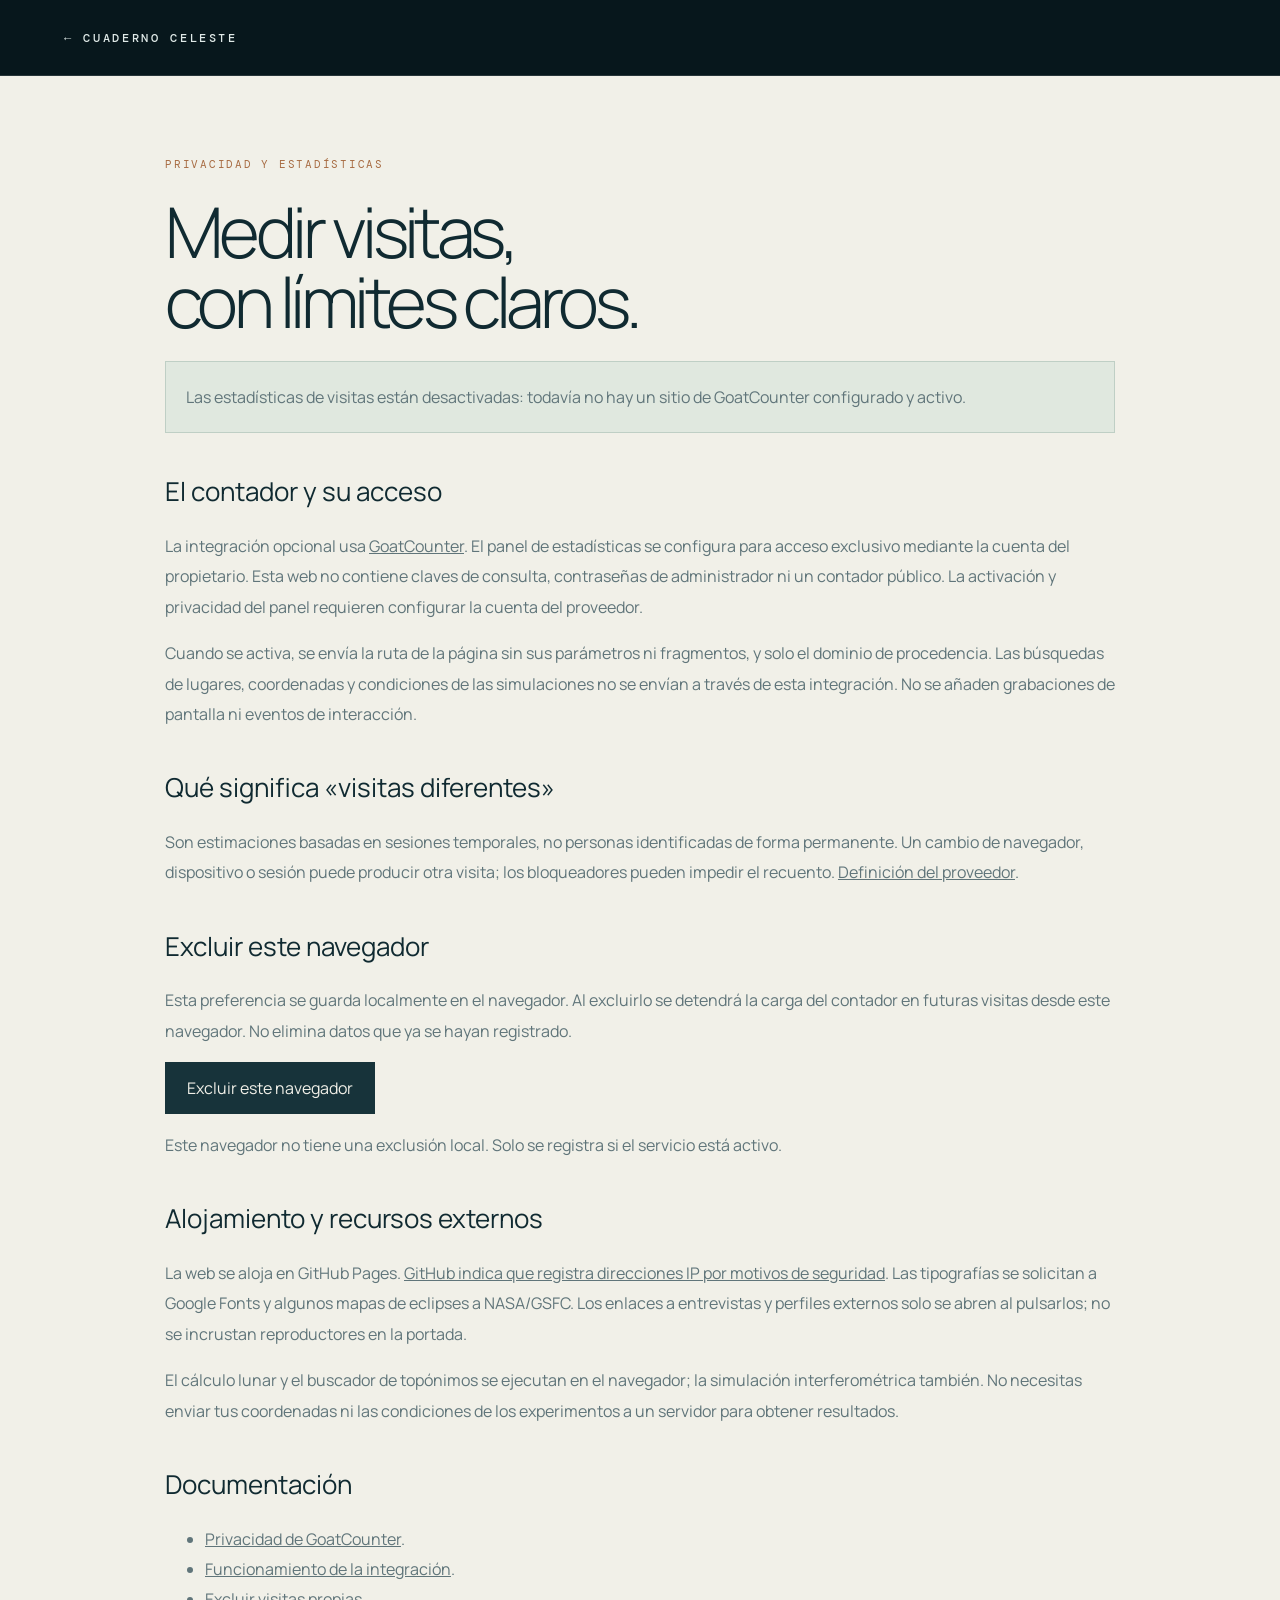
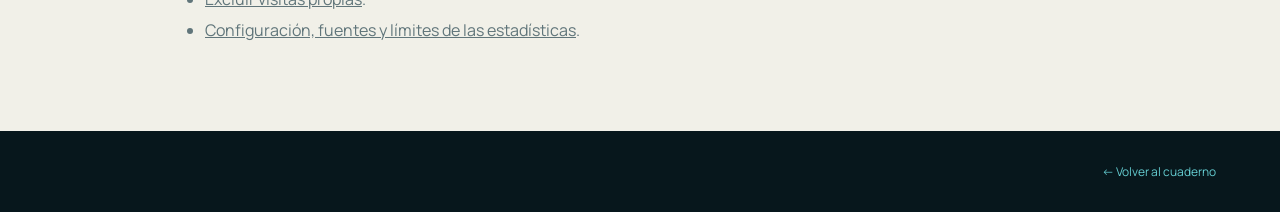
<file: privacidad/index.html>
<!doctype html><html lang="es"><head><meta charset="utf-8"><meta name="viewport" content="width=device-width,initial-scale=1"><title>Privacidad y estadísticas · Cuaderno celeste</title><meta name="description" content="Cómo se usan las estadísticas del Cuaderno celeste y cómo excluir tu navegador."><link rel="stylesheet" href="../style.css"><script defer src="../site.config.js"></script><script defer src="../analytics.js"></script><script defer src="app.js"></script><style>main{max-width:1000px;margin:auto;padding:70px 25px}h1{font-size:clamp(40px,7vw,70px);line-height:1;margin:25px 0}h2{font-size:26px;font-weight:400;margin-top:40px}p,li{line-height:1.9;color:#60757a}main a{text-decoration:underline}button{padding:15px 22px;background:#17333a;color:#f1f0e8;border:0;cursor:pointer;font:inherit}.state{border:1px solid #bfcfc5;padding:20px;background:#e0e8df}button:focus-visible{outline:3px solid #d8902f;outline-offset:4px}</style></head><body><header class="site-header"><a class="wordmark" href="../">← CUADERNO CELESTE</a></header><main><p class="section-kicker">PRIVACIDAD Y ESTADÍSTICAS</p><h1>Medir visitas,<br>con límites claros.</h1><p id="analytics-state" class="state" role="status">Comprobando la configuración de estadísticas…</p><h2>El contador y su acceso</h2><p>La integración opcional usa <a href="https://www.goatcounter.com/">GoatCounter</a>. El panel de estadísticas se configura para acceso exclusivo mediante la cuenta del propietario. Esta web no contiene claves de consulta, contraseñas de administrador ni un contador público. La activación y privacidad del panel requieren configurar la cuenta del proveedor.</p><p>Cuando se activa, se envía la ruta de la página sin sus parámetros ni fragmentos, y solo el dominio de procedencia. Las búsquedas de lugares, coordenadas y condiciones de las simulaciones no se envían a través de esta integración. No se añaden grabaciones de pantalla ni eventos de interacción.</p><h2>Qué significa «visitas diferentes»</h2><p>Son estimaciones basadas en sesiones temporales, no personas identificadas de forma permanente. Un cambio de navegador, dispositivo o sesión puede producir otra visita; los bloqueadores pueden impedir el recuento. <a href="https://www.goatcounter.com/help/sessions">Definición del proveedor</a>.</p><h2>Excluir este navegador</h2><p>Esta preferencia se guarda localmente en el navegador. Al excluirlo se detendrá la carga del contador en futuras visitas desde este navegador. No elimina datos que ya se hayan registrado.</p><button type="button" id="toggle-analytics">Excluir este navegador</button><p id="preference-state" role="status"></p><h2>Alojamiento y recursos externos</h2><p>La web se aloja en GitHub Pages. <a href="https://docs.github.com/en/pages/getting-started-with-github-pages/what-is-github-pages#data-collection">GitHub indica que registra direcciones IP por motivos de seguridad</a>. Las tipografías se solicitan a Google Fonts y algunos mapas de eclipses a NASA/GSFC. Los enlaces a entrevistas y perfiles externos solo se abren al pulsarlos; no se incrustan reproductores en la portada.</p><p>El cálculo lunar y el buscador de topónimos se ejecutan en el navegador; la simulación interferométrica también. No necesitas enviar tus coordenadas ni las condiciones de los experimentos a un servidor para obtener resultados.</p><h2>Documentación</h2><ul><li><a href="https://www.goatcounter.com/privacy">Privacidad de GoatCounter</a>.</li><li><a href="https://www.goatcounter.com/help/start">Funcionamiento de la integración</a>.</li><li><a href="https://www.goatcounter.com/help/skip-dev">Excluir visitas propias</a>.</li><li><a href="https://github.com/AlejandroMus/alejandromus.github.io/blob/main/docs/PERFIL-Y-ESTADISTICAS.md">Configuración, fuentes y límites de las estadísticas</a>.</li></ul></main><footer><a href="../">← Volver al cuaderno</a></footer></body></html>
</file>
<file: style.css>
@import url('https://fonts.googleapis.com/css2?family=DM+Mono:wght@300;400;500&family=Manrope:wght@300;400;500;600&family=Newsreader:ital,opsz,wght@1,6..72,300&display=swap');
:root{--ink:#102a31;--muted:#60757a;--paper:#f1f0e8;--night:#07171c;--cyan:#64ccd0;--gold:#edb85f;--line:rgba(16,42,49,.17)}
*{box-sizing:border-box}html{scroll-behavior:smooth}body{margin:0;background:var(--paper);color:var(--ink);font-family:Manrope,Arial,sans-serif}a{color:inherit;text-decoration:none}.site-header{height:76px;padding:0 clamp(24px,5vw,78px);display:flex;align-items:center;justify-content:space-between;border-bottom:1px solid rgba(255,255,255,.13);color:#dfe9e7;background:var(--night);position:relative;z-index:5}.wordmark{font:500 12px DM Mono,monospace;letter-spacing:.22em;display:flex;align-items:center;gap:13px}.wordmark span{width:11px;height:11px;border:1px solid var(--cyan);border-radius:50%;box-shadow:0 0 15px rgba(100,204,208,.55)}.site-header nav{display:flex;gap:30px;font-size:12px}.site-header nav a{opacity:.66;transition:.2s}.site-header nav a:hover{opacity:1}
.hero{min-height:calc(100vh - 76px);background:var(--night);color:#ecf4f1;padding:clamp(80px,11vw,155px) clamp(24px,8vw,120px);display:grid;grid-template-columns:minmax(0,1.05fr) minmax(330px,.95fr);align-items:center;overflow:hidden;position:relative}.hero:after{content:"";position:absolute;inset:0;background-image:radial-gradient(rgba(255,255,255,.18) .7px,transparent .7px);background-size:55px 55px;mask-image:linear-gradient(90deg,transparent 30%,#000);pointer-events:none}.hero-copy{position:relative;z-index:2;max-width:760px}.eyebrow,.section-title>p,.entry-copy>p,.about-label{font:500 11px DM Mono,monospace;letter-spacing:.2em;color:var(--cyan)}h1{font-size:clamp(58px,7.7vw,118px);font-weight:300;letter-spacing:-.065em;line-height:.83;margin:28px 0 35px}h1 em{font-family:Newsreader,serif;font-weight:300;color:var(--gold)}.lead{max-width:615px;color:#aabdbb;font-size:clamp(16px,1.45vw,21px);line-height:1.7;font-weight:300}.enter{display:inline-flex;gap:50px;align-items:center;margin-top:35px;padding:16px 0;border-bottom:1px solid var(--cyan);font:500 12px DM Mono,monospace;letter-spacing:.08em}.enter span{font-size:20px;color:var(--cyan)}
.celestial{position:relative;width:min(44vw,620px);aspect-ratio:1;justify-self:center;z-index:1}.sun{position:absolute;left:50%;top:50%;width:25px;height:25px;border-radius:50%;background:#ffdd8a;transform:translate(-50%,-50%);box-shadow:0 0 28px #e4a648,0 0 100px rgba(228,166,72,.35)}.ring{position:absolute;inset:18%;border:1px solid rgba(131,195,195,.22);border-radius:50%;transform:rotateX(68deg) rotateZ(-16deg)}.ring-two{inset:7%;transform:rotateX(61deg) rotateZ(35deg)}.ring-three{inset:31%;transform:rotateX(76deg) rotateZ(75deg)}.ring i{position:absolute;width:10px;height:10px;border-radius:50%;background:var(--cyan);left:12%;top:11%;box-shadow:0 0 18px var(--cyan)}.ring-two i{width:7px;height:7px;background:#f3eee0;left:75%;top:4%}.ring-three i{width:14px;height:14px;background:var(--gold);left:62%;top:91%}.star{position:absolute;width:2px;height:2px;background:white;border-radius:50%}.star-a{left:12%;top:22%}.star-b{right:5%;top:38%}.star-c{left:20%;bottom:13%}
.entries{padding:clamp(75px,10vw,150px) clamp(24px,8vw,120px)}.section-title{display:flex;justify-content:space-between;align-items:flex-start;margin-bottom:70px}.section-title h2{margin:0;font-size:clamp(40px,5vw,70px);line-height:.98;font-weight:300;letter-spacing:-.045em}.section-title>p{color:#b26e38}.entry{min-height:440px;border-top:1px solid var(--line);display:grid;grid-template-columns:70px minmax(260px,.9fr) minmax(330px,1fr);gap:clamp(22px,4vw,65px);align-items:center;padding:55px 0;transition:.3s}.entry:last-of-type{border-bottom:1px solid var(--line)}.entry:hover{padding-left:14px;padding-right:14px;background:rgba(255,255,255,.3)}.entry-number{font:400 12px DM Mono,monospace;align-self:start;color:#a76b42}.entry-visual{height:320px;background:#d9e1dc;position:relative;overflow:hidden}.orbits .entry-visual{background:#102a31}.eclipse{position:absolute;width:190px;height:190px;left:50%;top:50%;transform:translate(-50%,-50%);border-radius:50%;background:#152c32;box-shadow:0 0 0 24px rgba(255,255,255,.25),0 0 0 25px rgba(16,42,49,.12)}.eclipse:after{content:"";position:absolute;inset:35%;border-radius:50%;background:var(--gold);box-shadow:0 0 30px rgba(237,184,95,.85)}.eclipse span{position:absolute;width:42px;height:42px;border-radius:50%;background:#07171c;left:50%;top:50%;transform:translate(-50%,-50%);z-index:2}.shadow-line{position:absolute;width:160%;height:1px;background:rgba(16,42,49,.25);left:-30%;top:50%;transform:rotate(-18deg)}.orbit-system{position:absolute;inset:13%;border:1px solid rgba(100,204,208,.25);border-radius:50%;transform:rotateX(64deg) rotateZ(-22deg)}.orbit-system:after{content:"";position:absolute;width:24px;height:24px;background:var(--gold);box-shadow:0 0 25px var(--gold);border-radius:50%;left:50%;top:50%;transform:translate(-50%,-50%)}.orbit-system i{position:absolute;border-radius:50%;background:var(--cyan);box-shadow:0 0 16px var(--cyan)}.orbit-system i:nth-child(1){width:15px;height:15px;left:8%;top:32%}.orbit-system i:nth-child(2){width:10px;height:10px;right:5%;top:42%;background:#ef795c}.orbit-system i:nth-child(3){width:8px;height:8px;left:55%;bottom:-4%;background:#e9eae2}.entry-copy>p{color:#a76b42}.entry-copy h3{font:300 clamp(38px,4.2vw,65px)/1 Newsreader,serif;font-style:italic;margin:18px 0}.entry-copy>span{display:block;color:var(--muted);line-height:1.75;max-width:580px}.entry-copy>b{display:flex;justify-content:space-between;border-bottom:1px solid var(--ink);padding:18px 0 12px;margin-top:40px;font:500 12px DM Mono,monospace;letter-spacing:.07em}.entry-copy b i{font-style:normal;font-size:18px}
.about{background:#dce4df;padding:clamp(75px,10vw,140px) clamp(24px,12vw,180px)}.about-label{color:#a76b42}.about-statement{font-size:clamp(31px,4.5vw,65px);font-weight:300;line-height:1.2;letter-spacing:-.04em;max-width:1300px}.about-statement em{font-family:Newsreader,serif;color:#a65d34}.principles{display:grid;grid-template-columns:repeat(3,1fr);gap:20px;margin-top:70px}.principles span{border-top:1px solid var(--line);padding-top:18px}.principles b{font:400 11px DM Mono,monospace;color:#a76b42;margin-right:25px}footer{padding:32px clamp(24px,5vw,78px);display:flex;align-items:center;gap:35px;background:var(--night);color:#9fb1af;font-size:12px}footer span{font:500 11px DM Mono,monospace;letter-spacing:.18em;color:#ecf4f1}footer a{margin-left:auto;color:var(--cyan)}
@media(max-width:850px){.site-header nav{display:none}.hero{grid-template-columns:1fr;min-height:auto;padding-top:90px}.celestial{width:min(90vw,500px);margin-top:20px}.section-title{display:block}.section-title h2{margin-top:20px}.entry{grid-template-columns:35px 1fr}.entry-visual{grid-column:2;height:260px}.entry-copy{grid-column:2}.principles{grid-template-columns:1fr}footer{align-items:flex-start;flex-direction:column}footer a{margin-left:0}}
.entry-index{display:grid;gap:14px;margin-top:35px;max-width:430px}.entry-index a{display:block;font-size:13px;color:#c4d9d3;padding:12px 0;border-bottom:1px solid #30464a}.entry-index a:hover{color:#edb85f}.entry-index span{font:11px 'DM Mono',monospace;color:#64ccd0;margin-right:18px}
.entry-photo{display:block;width:100%;height:100%;object-fit:cover;object-position:center 49%}.entry-image-credit{font-size:11px;color:var(--muted);line-height:1.8;margin:0;padding:15px 0;border-bottom:1px solid var(--line)}.entry-image-credit a,.profile-source a{text-decoration:underline}.profile-source{font-size:11px;line-height:1.8;color:var(--muted);margin-top:18px}
.lunar .entry-visual{background:#102a31}.lunar-disc{position:absolute;width:190px;height:190px;left:50%;top:50%;transform:translate(-50%,-50%);border-radius:50%;background:#dddaca;box-shadow:inset 60px -15px 35px 10px #10242b,0 0 60px #6ca7a722}
[hidden]{display:none!important}a:focus-visible,button:focus-visible{outline:3px solid var(--gold);outline-offset:5px}.profile-section,.research-section,.interviews-section{padding:clamp(65px,8vw,110px) clamp(24px,8vw,120px)}.profile-section{display:grid;grid-template-columns:1fr 1fr;gap:70px;background:#dce4df}.profile-section h2{font-size:clamp(38px,4.5vw,65px);font-weight:300;letter-spacing:-.05em;line-height:1.05;margin:20px 0}.section-kicker{font:11px 'DM Mono',monospace;letter-spacing:.16em;color:#a76b42}.profile-headline{max-width:430px;font-size:20px;line-height:1.5;font-weight:300}.profile-bio{font-size:16px;line-height:1.9;color:var(--muted)}.profile-links{display:flex;gap:14px;flex-wrap:wrap;margin-top:28px}.profile-links a{padding:12px 0;border-bottom:1px solid var(--ink);font:11px 'DM Mono',monospace}.portrait{position:relative;z-index:1;margin:0;max-width:550px;justify-self:center}.portrait img{width:100%;height:auto;max-height:650px;object-fit:cover;display:block}.portrait figcaption{font-size:11px;line-height:1.7;color:#abc0bb;padding-top:12px}.research-section{border-bottom:1px solid var(--line)}#research-intro{max-width:800px;line-height:1.9;color:var(--muted)}.publication-grid,.interview-grid{display:grid;grid-template-columns:repeat(3,1fr);gap:28px}.publication-grid article,.interview-grid>a{border-top:1px solid var(--line);padding:24px 0}.publication-grid h3,.interview-grid h3{font-size:23px;font-weight:400;line-height:1.3}.publication-grid p,.interview-grid p{font-size:13px;color:var(--muted);line-height:1.8}.publication-meta,.interview-grid .interview-meta{font:11px 'DM Mono',monospace;color:#a76b42}.interview-grid>a>span{display:block;margin-top:25px;font:11px 'DM Mono',monospace}.interviews-section{background:#e4e8df}.interferometry .entry-visual{background:#102a31}.fringe-visual{position:absolute;inset:-50%;background:repeating-linear-gradient(110deg,transparent 0 12px,#64ccd025 12px 22px,transparent 22px 34px);transform:rotate(-20deg);mask-image:radial-gradient(ellipse,#000,transparent 58%)}.antenna-dot{position:absolute;width:12px;height:12px;border-radius:50%;background:#edb85f;box-shadow:0 0 18px #edb85f88}.dot-a{left:24%;top:30%}.dot-b{right:20%;top:50%}.dot-c{left:42%;bottom:20%}.site-header{height:auto;min-height:76px;gap:25px;flex-wrap:wrap;padding-top:20px;padding-bottom:20px}.site-header nav{flex-wrap:wrap;gap:20px}.hero{padding-top:90px;padding-bottom:85px}.entry-index{gap:5px}.entry-index a{padding:10px 0}@media(max-width:850px){.site-header nav{display:flex;gap:16px;font-size:11px}.profile-section{grid-template-columns:1fr;gap:15px}.publication-grid,.interview-grid{grid-template-columns:1fr}.hero{padding-top:65px}.portrait{margin-top:25px}.site-header{padding-inline:24px}.site-header nav{width:100%}footer{flex-wrap:wrap}footer a{margin-left:0}}@media(prefers-reduced-motion:reduce){html{scroll-behavior:auto}.entry{transition:none}}
</file>
<file: interferometria/style.css>
@import url('https://fonts.googleapis.com/css2?family=DM+Mono:wght@400;500&family=Manrope:wght@300;400;500;600&family=Newsreader:ital,opsz,wght@1,6..72,300&display=swap');
.hero{display:grid;grid-template-columns:1.1fr 1fr;align-items:center;gap:45px}.hero-photo{position:relative;z-index:1;min-width:0;margin:0}.hero-photo img{display:block;width:100%;height:auto}.hero-photo figcaption{font-size:11px;line-height:1.8;color:#afc4bf;margin-top:14px}.hero-copy{min-width:0}@media(min-width:751px){.hero h1{font-size:clamp(45px,5.2vw,78px)}}@media(max-width:950px){.hero{grid-template-columns:1fr}.hero-photo{max-width:740px}.hero-photo img{max-height:none}}
:root{--night:#07171c;--paper:#f1f0e8;--ink:#17333a;--muted:#61757a;--gold:#edb85f;--cyan:#64ccd0;--line:#cdd5d0}*{box-sizing:border-box}html{scroll-behavior:smooth;scroll-padding-top:25px}body{margin:0;background:var(--paper);color:var(--ink);font-family:Manrope,Arial,sans-serif}a{color:inherit}button,input,select{font:inherit}button{cursor:pointer}button:disabled{opacity:.45;cursor:wait}a:focus-visible,button:focus-visible,input:focus-visible,select:focus-visible,canvas:focus-visible{outline:3px solid #d8902f;outline-offset:4px}[hidden]{display:none!important}header{display:flex;justify-content:space-between;align-items:center;gap:25px;flex-wrap:wrap;padding:25px 6vw;background:var(--night);color:#dde9e5;border-bottom:1px solid #263b40}header a{text-decoration:none;font:11px 'DM Mono',monospace}.brand{letter-spacing:.1em}header nav{display:flex;gap:25px;flex-wrap:wrap}.hero{padding:85px 8vw;background:var(--night);color:var(--paper);position:relative;overflow:hidden}.eyebrow{font:11px 'DM Mono',monospace;letter-spacing:.15em;color:#9b6331}.hero .eyebrow{color:var(--cyan)}h1{font-size:clamp(54px,7.5vw,108px);font-weight:300;letter-spacing:-.06em;line-height:.95;margin:30px 0;position:relative;z-index:1}h1 em,h2 em{font-family:Newsreader,serif;font-weight:300;color:var(--gold)}.lead{max-width:650px;position:relative;z-index:1;font-size:18px;line-height:1.8;color:#afc4bf}.start{display:inline-block;position:relative;z-index:1;margin-top:15px;padding:15px 0;border-bottom:1px solid var(--cyan);font:11px 'DM Mono',monospace;text-decoration:none}.hero-fringes{position:absolute;width:600px;height:600px;right:-120px;top:-30px;background:repeating-linear-gradient(110deg,#64ccd003 0 20px,#64ccd01a 20px 35px,#64ccd003 35px 56px);mask-image:radial-gradient(ellipse,#000,transparent 68%);transform:rotate(-20deg)}.lab,.learn,.method,.sources{padding:75px 7vw}.section-head{display:flex;justify-content:space-between;gap:40px;align-items:center;margin-bottom:35px}.section-head>p{max-width:430px;font-size:14px;line-height:1.9;color:var(--muted)}h2{font-size:clamp(34px,4vw,58px);font-weight:300;letter-spacing:-.04em;line-height:1.05;margin:20px 0}h3{font-weight:400}.instrument{display:grid;grid-template-columns:1.2fr 1fr;gap:25px}.array-panel{background:#102a31;padding:25px;color:#c1d4ce;min-width:0}.panel-top{display:flex;justify-content:space-between;gap:20px;font:10px 'DM Mono',monospace;line-height:1.6}.array-panel canvas{width:100%;height:auto;touch-action:none;display:block;cursor:grab}.array-panel canvas:active{cursor:grabbing}.array-panel>p{font-size:11px;line-height:1.8;color:#9bb9b2}.controls{border:1px solid var(--line);padding:25px;min-width:0}.controls button,.actions button{background:transparent;border:1px solid #9fb2aa;color:var(--ink);padding:11px 15px;min-height:43px}.preset-row{display:flex;gap:8px;margin-bottom:18px}.preset-row button{flex:1;font-size:12px}.preset-row button.active{background:#17333a;color:#f1f0e8}.select-row{display:grid;grid-template-columns:.65fr 1.35fr;gap:13px}.controls label{font-size:12px}.controls select,.controls input[type=number]{display:block;width:100%;padding:10px;background:#fff8;border:1px solid var(--line);color:var(--ink);margin-top:8px;font-size:14px;min-height:44px}.slider{display:block;margin-top:18px}.slider output{float:right;font:12px 'DM Mono',monospace}.slider input{width:100%;accent-color:#2f6c6d;margin-top:12px}.controls form{border-top:1px solid var(--line);margin-top:24px;padding-top:10px}.controls form>p{font:10px 'DM Mono',monospace}.position-fields{display:grid;grid-template-columns:.8fr 1fr 1fr;gap:10px}.controls form>button{width:100%;margin-top:12px}.control-note{font-size:10px;line-height:1.8;color:var(--muted)}.status{font:11px 'DM Mono',monospace;color:var(--muted);line-height:1.8;min-height:20px}.error{background:#fff2e9;border:1px solid #b85d3d;padding:15px;font-size:13px}.readouts{display:grid;grid-template-columns:repeat(4,1fr);margin:24px 0 40px;gap:20px}.readouts>div{border-block:1px solid var(--line);padding:18px 0}.readouts dt{font:10px 'DM Mono',monospace;color:var(--muted)}.readouts dd{font-size:28px;font-weight:300;margin:14px 0 0}.results{display:grid;grid-template-columns:repeat(3,1fr);gap:24px}.results>article{min-width:0}.results h3{font-size:25px;margin:12px 0 20px}.results canvas{width:100%;height:auto;background:#07171c;display:block}.results>article>p:last-child{font-size:12px;color:var(--muted);line-height:1.8}.beam-row{display:grid;grid-template-columns:1.5fr 1fr;gap:25px;margin-top:25px}.beam-card{display:flex;align-items:center;gap:25px;border:1px solid var(--line);padding:24px;min-width:0}.beam-card canvas{width:38%;height:auto}.beam-card h3,.try-this h3{font-size:24px;margin:12px 0}.beam-card p,.try-this p{font-size:12px;line-height:1.85;color:var(--muted)}.try-this{padding:25px;background:#dce6df}.actions{display:flex;gap:12px;flex-wrap:wrap;margin-top:32px}.actions button:hover,.controls button:hover{background:#dce6df}.actions button:first-child{background:#17333a;color:#f1f0e8}#share-box{display:block;font-size:12px;margin-top:20px}#share-url{display:block;width:100%;margin-top:10px;padding:12px;background:#fff8;border:1px solid var(--line);font-size:12px}.learn{background:var(--night);color:#e1eae5}.learn>.eyebrow{color:var(--cyan)}.lessons{display:grid;grid-template-columns:repeat(3,1fr);gap:35px;margin-top:45px}.lessons article{border-top:1px solid #334b50;padding-top:25px}.lessons span{font:11px 'DM Mono',monospace;color:var(--gold)}.lessons h3{font-size:23px}.lessons p{font-size:14px;line-height:1.9;color:#b5c8c3}.lessons a{color:var(--gold)}.method{display:grid;grid-template-columns:1fr 1.65fr;gap:60px}.method p{font-size:13px;line-height:1.9;color:var(--muted)}.method h3{font-size:20px;margin-top:30px}.formula{font:clamp(10px,1.2vw,14px)/2 'DM Mono',monospace;border:1px solid var(--line);padding:20px;overflow-x:auto}.sources{background:#dce4df}.sources ol{padding-left:22px;max-width:950px}.sources li,.sources>p{font-size:13px;line-height:1.9;padding:7px 0}footer{display:flex;justify-content:space-between;gap:20px;flex-wrap:wrap;background:var(--night);color:#b1c7c2;padding:30px 6vw;font:11px 'DM Mono',monospace}footer a{text-decoration:none}@media(max-width:1000px){.instrument{grid-template-columns:1fr 1fr}.beam-row{grid-template-columns:1fr}.beam-card canvas{width:30%}.panel-top{font-size:9px}}@media(max-width:750px){header nav{gap:14px}header a{font-size:9px}.hero{padding:60px 6vw}.lab,.learn,.method,.sources{padding:50px 6vw}.section-head{display:block}.instrument,.results,.lessons,.method{grid-template-columns:1fr}.readouts{grid-template-columns:1fr 1fr}.controls{padding:20px}.results{gap:30px}.results canvas{max-width:500px;margin:auto}.beam-card{padding:18px;gap:15px}.beam-card canvas{width:35%}.beam-card h3{font-size:20px}.beam-card p{font-size:11px}.panel-top{font-size:10px}}@media(max-width:420px){.beam-card{display:block}.beam-card canvas{width:65%;display:block;margin:auto auto 20px}.readouts dd{font-size:24px}.preset-row button{padding:10px 5px}}@media(prefers-reduced-motion:reduce){html{scroll-behavior:auto}}
</file>
<file: luna/style.css>
@import url('https://fonts.googleapis.com/css2?family=DM+Mono:wght@400;500&family=Manrope:wght@300;400;500;600&family=Newsreader:ital,opsz,wght@1,6..72,300&display=swap');
.font-credit{padding:0 8vw 35px;background:#e1e7df;color:#61757a;font-size:11px;line-height:1.8}
.location-tools{display:grid;grid-template-columns:1fr 1fr;gap:24px;margin:0 0 32px}.location-tools section{border:1px solid #cdd5d0;padding:22px;min-width:0}.location-tools h3{font-size:20px;font-weight:400;margin:0 0 18px}.location-tools label{display:block;font:11px 'DM Mono',monospace;line-height:1.8;letter-spacing:.03em}.location-tools input{margin-top:8px}.search-row{display:flex;gap:10px;align-items:end}.search-row input{min-width:0;flex:1}.location-tools button{background:#17333a;color:#f1f0e8;border:1px solid #17333a;padding:14px 18px;min-height:50px}.location-tools button:hover{background:#2b5357}.location-tools button:disabled{opacity:.45;cursor:wait}.location-tools p{font-size:11px;color:#61757a;line-height:1.8}.coordinate-fields{display:grid;grid-template-columns:1fr 1fr;gap:12px}.coordinate-search form>button{margin-top:15px;width:100%}#place-results{list-style:none;margin:12px 0;padding:0;max-height:310px;overflow-y:auto}#place-results li+li{margin-top:8px}#place-results button{display:block;text-align:left;width:100%;background:#fafaf4;color:#17333a;border-color:#cdd5d0;padding:12px}#place-results button:hover,#place-results button:focus{background:#dce6e2}#place-results strong{display:block;font-size:13px;font-weight:600}#place-results span{display:block;font-size:10px;line-height:1.7;color:#61757a;margin-top:5px}#location-status{color:#17333a;min-height:20px}@media(max-width:800px){.location-tools{grid-template-columns:1fr}}@media(max-width:450px){.location-tools section{padding:16px}.coordinate-fields{grid-template-columns:1fr}.search-row button{padding:14px 12px}}
:root{--night:#07171c;--paper:#f1f0e8;--ink:#17333a;--muted:#61757a;--gold:#edb85f;--cyan:#64ccd0;--line:#cdd5d0}*{box-sizing:border-box}html{scroll-behavior:smooth;scroll-padding-top:30px}body{margin:0;background:var(--paper);color:var(--ink);font-family:Manrope,Arial,sans-serif}a{color:inherit}button,input,select{font:inherit}button,a,input,select,path[tabindex]{touch-action:manipulation}button{cursor:pointer}a:focus-visible,button:focus-visible,input:focus-visible,select:focus-visible,path:focus-visible{outline:3px solid #d8902f;outline-offset:4px}[hidden]{display:none!important}header{padding:25px 6vw;display:flex;justify-content:space-between;background:var(--night);color:#dde9e5;border-bottom:1px solid #263b40}header a{text-decoration:none;font:12px 'DM Mono',monospace}nav{display:flex;gap:28px}.brand{letter-spacing:.12em}.hero{background:var(--night);color:var(--paper);padding:90px 8vw 100px;position:relative;overflow:hidden}.eyebrow{font:11px 'DM Mono',monospace;letter-spacing:.16em;color:#9b6331}.hero .eyebrow{color:var(--cyan)}h1{font-size:clamp(66px,8vw,120px);font-weight:300;letter-spacing:-.065em;line-height:.92;margin:28px 0}h1 em,h2 em{font-family:Newsreader,serif;font-weight:300;color:var(--gold)}.lead{max-width:530px;color:#abc0bf;font-size:18px;line-height:1.8;position:relative;z-index:1}.start{display:inline-block;text-decoration:none;font:12px 'DM Mono',monospace;padding:18px 0;border-bottom:1px solid var(--cyan);margin-top:20px}.hero-moon{width:clamp(220px,30vw,450px);aspect-ratio:1;position:absolute;top:80px;right:7%;border-radius:50%;background:#dddaca;box-shadow:inset 85px -25px 55px 15px #10242b,0 0 90px #6ca7a712;opacity:.75}.explorer,.learn,.method,.sources{padding:80px 8vw}.section-head{display:flex;justify-content:space-between;gap:40px;align-items:center}.section-head>p{max-width:430px;color:var(--muted);line-height:1.7}h2{font-size:clamp(35px,4vw,60px);font-weight:300;letter-spacing:-.04em;line-height:1.05;margin:18px 0 28px}.controls{display:flex;gap:24px;align-items:end;margin:28px 0 32px;flex-wrap:wrap}.controls label{display:grid;gap:10px;flex:1;min-width:200px;font:11px 'DM Mono',monospace;text-transform:uppercase;letter-spacing:.08em}input,select{width:100%;padding:13px;background:#fff9;border:1px solid var(--line);border-radius:0;color:var(--ink);font:16px Manrope,Arial,sans-serif;min-height:50px}.day-buttons{display:flex;gap:8px}.day-buttons button{height:50px;min-width:50px;padding:10px;border:1px solid var(--line);background:transparent;color:var(--ink)}.day-buttons button:hover{background:#dce4df}.explorer-grid{display:grid;grid-template-columns:1.1fr 1fr;gap:26px}.map-card{background:#dce6e2;padding:25px;display:flex;flex-direction:column;min-width:0}.map-heading{display:flex;justify-content:space-between;font:10px 'DM Mono',monospace;letter-spacing:.09em}.map-heading span{font-size:16px}#map{width:100%;flex:1;min-height:300px}.municipality{fill:#b8cbc4;stroke:#f0f1e8;stroke-width:1;vector-effect:non-scaling-stroke;cursor:pointer;transition:fill .12s}.municipality:hover,.municipality:focus{fill:#88b8ac}.municipality.active{fill:#234f54;stroke:#edb85f;stroke-width:1.8}.pin-halo{fill:#edb85f55;stroke:#edb85f}.pin-dot{fill:#fff4bd}.map-bottom{display:flex;justify-content:space-between;gap:15px;border-top:1px solid #b6c8c1;padding-top:18px}.map-bottom>span:first-child{font-weight:600}.map-bottom>span:last-child{font:11px 'DM Mono',monospace}.map-note,.phase-note{font-size:11px;line-height:1.7;color:var(--muted)}.results{padding:25px;background:#fafaf4;min-width:0}.phase-summary{display:flex;align-items:center;gap:18px}.phase-summary canvas{width:clamp(100px,13vw,180px);height:auto;flex-shrink:0}.phase-summary h3{font:italic 38px/1.05 Newsreader,Georgia,serif;margin:12px 0}.illumination{font-size:14px}.illumination b{font-weight:500;font-size:26px}.phase-note{max-width:260px}.result-date{font:12px 'DM Mono',monospace;border-top:1px solid var(--line);padding-top:24px;margin-top:25px;text-transform:capitalize}.metrics{display:grid;grid-template-columns:1fr 1fr;gap:22px}.metrics div{border-bottom:1px solid var(--line);padding-bottom:20px}.metrics dt{font-size:12px;color:var(--muted)}.metrics dd{font:300 clamp(25px,3vw,38px) Manrope,sans-serif;margin:10px 0}.metrics dd.absent{font-size:17px;line-height:1.6}.metrics small{color:var(--muted);font-size:10px}.metrics .maximum{grid-column:1/-1}.zone{font:11px 'DM Mono',monospace;line-height:1.7}.horizon-note{font-size:12px;line-height:1.7;color:var(--muted)}.chart-card{border:1px solid var(--line);padding:28px;margin-top:28px}.chart-heading{display:flex;justify-content:space-between;gap:20px;align-items:center}.chart-heading h3{font-size:26px;font-weight:400;margin:10px 0}.chart-heading>p,#chart-description{font-size:12px;color:var(--muted);line-height:1.7}#chart{width:100%;height:auto;overflow:visible}.chart-legend{display:flex;gap:28px;flex-wrap:wrap;font:10px 'DM Mono',monospace}.chart-legend i{width:8px;height:8px;display:inline-block;margin-right:7px;background:#23595c}.chart-legend .below{background:#9daca7}.chart-legend .peak{background:#c2822e}.error{border:1px solid #ac4c33;background:#fff5ef;padding:16px}.learn{background:var(--night);color:#e1eae5}.learn>.eyebrow{color:var(--cyan)}.lessons{display:grid;grid-template-columns:repeat(3,1fr);gap:40px;margin-top:50px}.lessons article{border-top:1px solid #334b50;padding-top:25px}.lessons span{color:var(--gold);font:11px 'DM Mono',monospace}.lessons h3{font-size:22px;font-weight:400}.lessons p{font-size:14px;line-height:1.85;color:#b5c8c3}.lessons a{color:var(--gold)}.method{display:grid;grid-template-columns:1fr 1.6fr;gap:65px}.method p{font-size:14px;line-height:1.9;color:var(--muted)}.method b{color:var(--ink)}.formula{padding:22px;border:1px solid var(--line);font:clamp(12px,1.6vw,20px) 'DM Mono',monospace;overflow-x:auto}.method .definition{font-size:12px}.sources{border-top:1px solid var(--line);background:#e1e7df}.sources h2{font-size:35px}.sources ol{padding-left:22px;max-width:950px}.sources li{font-size:13px;line-height:1.9;padding:8px 0}.sources>p{font-size:12px;line-height:1.8}.sources code{overflow-wrap:anywhere}footer{display:flex;justify-content:space-between;gap:22px;background:var(--night);color:#b1c7c2;padding:30px 6vw;font:11px 'DM Mono',monospace}footer a{text-decoration:none}@media(max-width:1000px){.explorer-grid{grid-template-columns:1fr}.phase-summary canvas{width:180px}.map-card{max-height:none}#map{max-height:550px}.hero-moon{right:-80px;opacity:.3}.method{gap:30px}}@media(max-width:650px){header nav{gap:13px}header a{font-size:9px}.hero{padding:65px 6vw}.hero-moon{top:40px}.explorer,.learn,.method,.sources{padding:55px 6vw}.section-head,.chart-heading{display:block}.controls{gap:15px}.controls label{min-width:100%;flex-basis:100%}.day-buttons{width:100%;justify-content:space-between}.map-card,.results,.chart-card{padding:18px}.phase-summary{gap:12px}.phase-summary canvas{width:115px}.phase-summary h3{font-size:30px}.phase-summary .eyebrow{font-size:9px}.map-bottom{flex-direction:column;gap:8px}.lessons,.method{grid-template-columns:1fr}.lessons{gap:22px}.chart-legend{gap:14px}footer{flex-wrap:wrap;font-size:9px}footer span{display:none}}@media(prefers-reduced-motion:reduce){html{scroll-behavior:auto}.municipality{transition:none}}
</file>
<file: orbitas/style.css>
:root {
  --bg: #071018;
  --ink: #edf3f4;
  --muted: #92a6ad;
  --line: #233943;
  --panel: #0b1a23;
  --panel-2: #102630;
  --paper: #ebe8de;
  --orange: #f17748;
  --cyan: #64c8d2;
  --yellow: #e9c46a;
}

* { box-sizing: border-box; }
html { scroll-behavior: smooth; scroll-padding-top: 24px; }
body { margin: 0; background: var(--bg); color: var(--ink); font-family: Arial, Helvetica, sans-serif; }
button, input { font: inherit; }
button, a { -webkit-tap-highlight-color: transparent; }
a { color: inherit; }
button:focus-visible, a:focus-visible, input:focus-visible { outline: 2px solid var(--cyan); outline-offset: 3px; }

.site-header {
  height: 72px;
  padding: 0 clamp(20px, 5vw, 76px);
  display: flex;
  align-items: center;
  justify-content: space-between;
  border-bottom: 1px solid #ffffff1c;
}
.brand { display: flex; align-items: center; gap: 13px; text-decoration: none; letter-spacing: .2em; }
.brand b { font-size: 13px; }
.brand small { display: block; margin-top: 4px; color: var(--muted); font-size: 7px; letter-spacing: .13em; }
.brand-mark { width: 38px; height: 38px; position: relative; display: block; }
.brand-mark i { position: absolute; inset: 3px; border: 1px solid var(--cyan); border-radius: 50%; transform: rotate(20deg) scaleY(.42); }
.brand-mark i:nth-child(2) { border-color: var(--orange); transform: rotate(-42deg) scaleY(.42); }
.brand-mark i:nth-child(3) { width: 6px; height: 6px; inset: 6px auto auto 28px; border: 0; background: var(--orange); transform: none; }
.site-header nav { display: flex; gap: 30px; }
.site-header nav a { color: var(--muted); text-decoration: none; text-transform: uppercase; letter-spacing: .14em; font-size: 9px; }
.site-header nav a:hover { color: var(--ink); }

.hero {
  min-height: min(690px, calc(100vh - 72px));
  padding: 88px clamp(22px, 7vw, 105px);
  display: grid;
  grid-template-columns: minmax(0, 1.3fr) minmax(340px, .7fr);
  gap: 60px;
  align-items: center;
  position: relative;
  overflow: hidden;
  background: radial-gradient(circle at 80% 42%, #16465277 0, #0b202b44 23%, transparent 48%);
}
.hero:before { content: ""; position: absolute; inset: 0; background: linear-gradient(90deg, transparent 49.9%, #ffffff08 50%, transparent 50.1%); pointer-events: none; }
.hero-copy { position: relative; z-index: 2; }
.eyebrow, .chapter { margin: 0; color: var(--cyan); font-size: 9px; font-weight: bold; letter-spacing: .21em; }
.hero h1 { max-width: 1000px; margin: 23px 0; font: 400 clamp(52px, 6.5vw, 94px)/.98 Georgia, serif; letter-spacing: -.047em; }
.hero h1 em { color: var(--orange); font-weight: 400; }
.lead { max-width: 680px; color: var(--muted); font-size: 17px; line-height: 1.65; }
.start { width: fit-content; margin-top: 30px; display: flex; align-items: center; gap: 35px; padding: 14px 17px; border: 1px solid var(--orange); color: var(--orange); text-decoration: none; text-transform: uppercase; letter-spacing: .12em; font-size: 9px; }
.start:hover { background: var(--orange); color: white; }
.hero-system { width: min(38vw, 480px); aspect-ratio: 1; position: relative; justify-self: center; perspective: 900px; transform: rotate(-8deg); }
.hero-system:after { content: ""; position: absolute; inset: 48%; border-radius: 50%; box-shadow: 0 0 90px 34px #f1774855; }
.hero-system>b { position: absolute; width: 42px; height: 42px; left: calc(50% - 21px); top: calc(50% - 21px); border-radius: 50%; background: var(--orange); box-shadow: 0 0 34px #f1774899; z-index: 2; }
.orbit { position: absolute; inset: 8%; border: 1px solid #64c8d244; border-radius: 50%; transform: rotateX(68deg) rotateZ(-12deg); }
.orbit i { position: absolute; width: 15px; height: 15px; right: 7%; top: 22%; border-radius: 50%; background: var(--cyan); box-shadow: 0 0 25px #64c8d2aa; }
.orbit-b { inset: 22%; transform: rotateX(60deg) rotateY(35deg); border-color: #e9c46a55; }
.orbit-b i { left: 10%; top: 34%; width: 10px; height: 10px; background: var(--yellow); }
.orbit-c { inset: 2%; transform: rotateX(72deg) rotateY(-32deg); border-style: dashed; }
.orbit-c i { right: 22%; top: 8%; width: 8px; height: 8px; background: var(--paper); }

.contents { max-width: 1440px; margin: auto; padding: 0 clamp(22px, 5vw, 70px); display: grid; grid-template-columns: 1.15fr repeat(5, 1fr); border-top: 1px solid var(--line); border-bottom: 1px solid var(--line); }
.contents>p { margin: 0; padding: 25px 22px 25px 0; color: var(--muted); font: 13px/1.5 Georgia, serif; }
.contents>p span { display: block; margin-bottom: 5px; color: var(--cyan); font: 8px Arial, sans-serif; letter-spacing: .2em; }
.contents a { display: flex; gap: 13px; padding: 22px; border-left: 1px solid var(--line); text-decoration: none; }
.contents a:hover { background: var(--panel-2); }
.contents a b { color: var(--orange); font: 11px Georgia, serif; }
.contents a>span { font: 14px Georgia, serif; }
.contents a small { display: block; margin-top: 7px; color: var(--muted); font: 8px Arial, sans-serif; }

.idea { max-width: 1400px; margin: auto; padding: 110px clamp(22px, 7vw, 100px); display: grid; grid-template-columns: .6fr 1.4fr; gap: clamp(45px, 8vw, 120px); }
.idea h2, .section-head h2, .history h2, .method h2 { margin: 14px 0 0; font: 400 clamp(42px, 5vw, 68px)/1 Georgia, serif; letter-spacing: -.035em; }
.idea-copy { border-top: 1px solid var(--line); }
.statement { max-width: 800px; font: 22px/1.55 Georgia, serif; }
.equation { max-width: 570px; margin: 35px 0; padding: 22px 28px; display: flex; align-items: center; gap: 18px; background: var(--paper); color: #172a32; font: 28px Georgia, serif; }
.equation>span:first-child { color: var(--orange); font-weight: bold; }
.equation strong { display: grid; text-align: center; font-weight: 400; }
.equation strong em { border-top: 1px solid #839095; font-style: normal; }
.comparison { display: grid; grid-template-columns: 1fr 1fr; border: 1px solid var(--line); }
.comparison article { min-height: 180px; padding: 26px; display: flex; gap: 22px; }
.comparison article+article { border-left: 1px solid var(--line); }
.comparison article>b { color: var(--orange); font: 34px Georgia, serif; }
.comparison h3 { margin: 3px 0 12px; font: 21px Georgia, serif; }
.comparison p { margin: 0; color: var(--muted); font-size: 12px; line-height: 1.7; }

.lab-section { max-width: 1500px; margin: auto; padding: 100px clamp(16px, 4vw, 60px); border-top: 1px solid var(--line); }
.section-head { max-width: 1250px; margin: 0 auto 45px; display: grid; grid-template-columns: 1.1fr .9fr; gap: 80px; align-items: end; }
.section-head>p { margin: 0; color: var(--muted); line-height: 1.75; }
.simulator { display: grid; grid-template-columns: minmax(0, 1.7fr) minmax(330px, .58fr); border: 1px solid var(--line); background: var(--panel); box-shadow: 0 30px 90px #0004; }
.viewport { min-width: 0; min-height: 650px; position: relative; overflow: hidden; background: #03090e; }
.viewport canvas { width: 100%; height: 100%; position: absolute; inset: 0; display: block; cursor: grab; touch-action: none; }
.viewport canvas:active { cursor: grabbing; }
.viewport-top, .viewport-bottom { position: absolute; z-index: 2; left: 18px; right: 18px; display: flex; justify-content: space-between; align-items: center; pointer-events: none; color: #b4c2c7; font-size: 8px; letter-spacing: .12em; }
.viewport-top { top: 17px; }
.viewport-bottom { bottom: 16px; }
.viewport-bottom button { padding: 7px 9px; border: 1px solid #ffffff26; background: #07131ecc; color: var(--muted); pointer-events: auto; cursor: pointer; font-size: 8px; text-transform: uppercase; letter-spacing: .1em; }
.live { display: flex; align-items: center; gap: 7px; }
.live i { width: 6px; height: 6px; border-radius: 50%; background: var(--orange); box-shadow: 0 0 10px var(--orange); }
.control-panel { padding: 22px; display: flex; flex-direction: column; border-left: 1px solid var(--line); }
.panel-head { display: flex; align-items: center; justify-content: space-between; gap: 12px; }
.panel-head p { margin: 0; color: var(--muted); font-size: 8px; letter-spacing: .16em; }
.status { padding: 6px 8px; border: 1px solid var(--cyan); color: var(--cyan); font-size: 8px; text-transform: uppercase; letter-spacing: .08em; }
.presets { margin: 19px 0 12px; display: grid; grid-template-columns: repeat(3, 1fr); border: 1px solid var(--line); }
.three .presets { grid-template-columns: repeat(2, 1fr); }
.presets button { padding: 10px 5px; border: 0; border-right: 1px solid var(--line); background: #091720; color: var(--muted); cursor: pointer; font-size: 9px; }
.presets button:last-child { border: 0; }
.three .presets button:nth-child(2) { border-right: 0; }
.three .presets button:nth-child(n+3) { border-top: 1px solid var(--line); }
.presets button.active { background: var(--orange); color: white; }
.controls-list { display: grid; }
.controls-list label { padding: 13px 0 10px; border-bottom: 1px solid #233943bb; color: var(--muted); font-size: 9px; }
.controls-list output { float: right; color: var(--ink); font: 13px Georgia, serif; }
.controls-list sub { font-size: 8px; }
.controls-list input { width: 100%; height: 2px; margin: 14px 0 3px; display: block; appearance: none; background: var(--line); accent-color: var(--orange); cursor: pointer; }
.controls-list input::-webkit-slider-thumb { width: 13px; height: 13px; appearance: none; border: 2px solid var(--panel); border-radius: 50%; background: var(--orange); box-shadow: 0 0 0 1px var(--orange); }
.controls-list input::-moz-range-thumb { width: 10px; height: 10px; border: 2px solid var(--panel); border-radius: 50%; background: var(--orange); box-shadow: 0 0 0 1px var(--orange); }
.compact label { padding: 10px 0 7px; }
.compact label input { margin-top: 10px; }
.readouts { display: grid; grid-template-columns: 1fr 1fr; margin-top: 17px; border: 1px solid var(--line); }
.readouts div { padding: 11px; }
.readouts div+div { border-left: 1px solid var(--line); }
.readouts small { display: block; margin-bottom: 5px; color: var(--muted); font-size: 7px; letter-spacing: .12em; }
.readouts b { font: 14px Georgia, serif; }
.sim-actions { margin-top: 13px; display: grid; grid-template-columns: 1fr 1fr; gap: 8px; }
.sim-actions button { padding: 12px 8px; border: 1px solid var(--orange); background: transparent; color: var(--orange); cursor: pointer; text-transform: uppercase; font-size: 8px; letter-spacing: .1em; }
.sim-actions button:first-child { background: var(--orange); color: white; }
.units { margin: auto 0 0; padding-top: 15px; color: #738991; font-size: 8px; line-height: 1.5; }
.after-lab { max-width: 1250px; margin: 40px auto 0; display: grid; grid-template-columns: .65fr 1.35fr; gap: 50px; align-items: center; }
.after-lab h3 { margin: 12px 0 0; font: 29px Georgia, serif; }
.orbit-outcomes { display: grid; grid-template-columns: repeat(3, 1fr); border: 1px solid var(--line); }
.orbit-outcomes span { padding: 18px; color: var(--muted); font-size: 9px; line-height: 1.5; }
.orbit-outcomes span+span { border-left: 1px solid var(--line); }
.orbit-outcomes i { width: 8px; height: 8px; margin-bottom: 10px; display: block; border: 1px solid var(--orange); border-radius: 50%; }
.orbit-outcomes span:nth-child(2) i { background: var(--orange); }
.orbit-outcomes span:nth-child(3) i { border-color: var(--cyan); border-radius: 0; transform: rotate(45deg); }
.orbit-outcomes b { display: block; color: var(--ink); font: 14px Georgia, serif; }
.three { background: #08151e; }
.sensitivity { max-width: 1250px; margin: 30px auto 0; padding: 20px 24px; display: grid; grid-template-columns: 180px 1fr; gap: 30px; align-items: center; border-left: 2px solid var(--orange); background: var(--panel-2); }
.sensitivity p:last-child { margin: 0; color: var(--muted); font-size: 12px; line-height: 1.6; }
.sensitivity b { color: var(--ink); }

.history { max-width: 1400px; margin: auto; padding: 110px clamp(22px, 7vw, 100px); display: grid; grid-template-columns: .72fr 1.28fr; gap: 90px; }
.timeline-history { border-top: 1px solid var(--line); }
.timeline-history article { padding: 27px 0; display: grid; grid-template-columns: 105px 1fr; border-bottom: 1px solid var(--line); }
.timeline-history time { color: var(--orange); font: 18px Georgia, serif; }
.timeline-history h3 { margin: 0 0 9px; font: 20px Georgia, serif; }
.timeline-history p { margin: 0; color: var(--muted); font-size: 11px; line-height: 1.7; }
.method { padding: 90px max(clamp(22px, 7vw, 100px), calc((100vw - 1400px)/2 + 70px)); background: var(--paper); color: #152932; }
.method { display: grid; grid-template-columns: .55fr 1.45fr; gap: 70px; }
.method .chapter { color: #397985; }
.method-grid { display: grid; grid-template-columns: repeat(3, 1fr); border: 1px solid #aab8b9; }
.method-grid article { padding: 24px; }
.method-grid article+article { border-left: 1px solid #aab8b9; }
.method-grid span { color: var(--orange); font: 11px Georgia, serif; }
.method-grid h3 { margin: 13px 0; font: 20px Georgia, serif; }
.method-grid code { min-height: 58px; display: block; font: 13px/1.5 Georgia, serif; color: #2a6570; }
.method-grid p { color: #5d7076; font-size: 10px; line-height: 1.65; }

footer { padding: 40px clamp(22px, 7vw, 100px); display: flex; justify-content: space-between; gap: 30px; border-top: 1px solid var(--line); color: var(--muted); }
footer b { color: var(--ink); letter-spacing: .2em; }
footer p { max-width: 520px; margin: 7px 0; font-size: 9px; line-height: 1.5; }

@media (max-width: 1080px) {
  .hero { grid-template-columns: 1fr .6fr; }
  .contents { grid-template-columns: 1fr 1fr; }
  .contents>p { grid-column: 1/-1; border-bottom: 1px solid var(--line); }
  .contents a:nth-of-type(odd) { border-left: 0; }
  .contents a:nth-of-type(n+3) { border-top: 1px solid var(--line); }
  .simulator { grid-template-columns: 1fr; }
  .viewport { min-height: 580px; }
  .control-panel { border-left: 0; border-top: 1px solid var(--line); }
  .controls-list { grid-template-columns: 1fr 1fr; gap: 0 24px; }
  .units { margin-top: 15px; }
}

@media (max-width: 820px) {
  .site-header nav { display: none; }
  .hero { min-height: auto; grid-template-columns: 1fr; padding-top: 70px; }
  .hero-system { position: absolute; width: 400px; right: -150px; top: 30px; opacity: .5; }
  .hero-copy { max-width: 670px; }
  .idea, .history, .method, .section-head, .after-lab { grid-template-columns: 1fr; gap: 30px; }
  .section-head { padding: 0 8px; }
  .comparison, .orbit-outcomes, .method-grid { grid-template-columns: 1fr; }
  .comparison article+article, .orbit-outcomes span+span, .method-grid article+article { border-left: 0; border-top: 1px solid var(--line); }
  .method-grid article+article { border-color: #aab8b9; }
  .history-head br { display: none; }
}

@media (max-width: 560px) {
  .site-header { height: 64px; }
  .hero { padding: 58px 22px 62px; }
  .hero h1 { font-size: 48px; }
  .lead { font-size: 14px; }
  .hero-system { width: 320px; right: -145px; top: 70px; }
  .contents { grid-template-columns: 1fr; }
  .contents>p { grid-column: auto; }
  .contents a { padding-left: 0; border-left: 0; border-top: 1px solid var(--line); }
  .idea, .history { padding-top: 75px; padding-bottom: 75px; }
  .statement { font-size: 19px; }
  .equation { padding: 18px; gap: 12px; font-size: 22px; }
  .lab-section { padding-top: 75px; padding-bottom: 75px; }
  .viewport { min-height: 450px; }
  .viewport-bottom>span { display: none; }
  .control-panel { padding: 17px; }
  .controls-list { grid-template-columns: 1fr; }
  .sensitivity { grid-template-columns: 1fr; gap: 10px; }
  .timeline-history article { grid-template-columns: 75px 1fr; gap: 15px; }
  .method { padding: 70px 22px; }
  footer { display: block; }
}

@media (prefers-reduced-motion: reduce) {
  html { scroll-behavior: auto; }
}


/* Explicación matemática ampliada */
.equations{padding:100px max(clamp(22px,7vw,100px),calc((100vw - 1400px)/2 + 70px));background:#0a1821;border-top:1px solid var(--line)}
.equations-head{max-width:680px;margin-bottom:42px}
.equations-head h2{margin:14px 0;font:400 clamp(42px,5vw,68px)/1 Georgia,serif;letter-spacing:-.035em}
.equations-head>p:last-child{color:var(--muted);font-size:14px;line-height:1.75}
.equations-body{display:grid;grid-template-columns:repeat(3,1fr);border:1px solid var(--line)}
.equation-block{min-height:260px;padding:27px}
.equation-block+.equation-block{border-left:1px solid var(--line)}
.equation-block>span{color:var(--orange);font-size:8px;font-weight:bold;letter-spacing:.18em}
.equation-block code{display:block;min-height:58px;margin:22px 0 18px;color:var(--paper);font:17px/1.6 Georgia,serif}
.equation-block p{margin:0;color:var(--muted);font-size:11px;line-height:1.7}
.equations-notes{display:grid;grid-template-columns:repeat(3,1fr);margin-top:18px;border:1px solid var(--line);background:var(--panel)}
.equations-notes>div{padding:22px}
.equations-notes>div+div{border-left:1px solid var(--line)}
.equations-notes b,.equations-notes span{display:block}
.equations-notes b{color:var(--cyan);font:22px Georgia,serif}
.equations-notes span{margin:5px 0 13px;color:var(--ink);font-size:9px;text-transform:uppercase;letter-spacing:.1em}
.equations-notes p{margin:0;color:var(--muted);font-size:10px;line-height:1.7}
.equations-notes code{color:var(--paper);font-family:Georgia,serif}
@media(max-width:820px){
 .equations{padding:75px 22px}
 .equations-body,.equations-notes{grid-template-columns:1fr}
 .equation-block+.equation-block,.equations-notes>div+div{border-left:0;border-top:1px solid var(--line)}
}


/* Velocidad, espacio de fases y puntos de Lagrange */
.playback-control{margin-top:13px;padding:10px 12px;display:flex;align-items:center;justify-content:space-between;gap:12px;border:1px solid var(--line);color:var(--muted);font-size:8px;text-transform:uppercase;letter-spacing:.1em}
.playback-control select{min-width:82px;padding:7px 24px 7px 10px;border:1px solid #35505c;background:#07131e;color:var(--ink);cursor:pointer;font:13px Georgia,serif}
.with-phase{grid-template-columns:minmax(0,1.25fr) minmax(260px,.46fr) minmax(310px,.54fr)}
.phase-panel{min-width:0;padding:20px;display:flex;flex-direction:column;border-left:1px solid var(--line);background:#08141c}
.phase-head p{margin:0;color:var(--cyan);font-size:7px;letter-spacing:.15em}
.phase-head h3{margin:7px 0 5px;font:17px/1.2 Georgia,serif}
.phase-head>span{color:var(--muted);font:11px Georgia,serif}
.phase-plot{width:100%;aspect-ratio:1;position:relative;margin:18px 0;background:#03090e;border:1px solid var(--line)}
.phase-canvas{width:100%;height:100%;display:block}
.phase-x,.phase-y{position:absolute;color:var(--muted);font:10px Georgia,serif;pointer-events:none}
.phase-x{right:9px;bottom:7px}
.phase-y{left:8px;top:7px}
.not-attractor{padding:14px;border-left:2px solid var(--orange);background:var(--panel-2)}
.not-attractor b{color:var(--orange);font-size:8px;letter-spacing:.14em}
.not-attractor p,.phase-explain{margin:7px 0 0;color:var(--muted);font-size:9px;line-height:1.6}
.phase-explain{margin-top:14px}
.phase-explain b{color:var(--ink)}
.lagrange{max-width:1400px;margin:auto;padding:110px clamp(22px,7vw,100px);border-top:1px solid var(--line)}
.lagrange-head{display:grid;grid-template-columns:.75fr 1.25fr;gap:15px 85px;align-items:end;margin-bottom:45px}
.lagrange-head .chapter{grid-column:1/-1}
.lagrange-head h2{margin:0;font:400 clamp(42px,5vw,68px)/1 Georgia,serif;letter-spacing:-.035em}
.lagrange-head>p:last-child{margin:0;color:var(--muted);font-size:13px;line-height:1.75}
.lagrange-layout{display:grid;grid-template-columns:1.35fr .65fr;border:1px solid var(--line);background:var(--panel)}
.lagrange-map{min-width:0;padding:20px;display:flex;flex-direction:column;justify-content:center;background:#03090e}
.lagrange-map svg{width:100%;height:auto;overflow:visible}
.lagrange-map>span{color:#667b84;font-size:8px;text-align:center;letter-spacing:.08em}
.earth-orbit{fill:none;stroke:#64c8d229;stroke-width:1.5;stroke-dasharray:5 7}
.sun-body{fill:var(--yellow)}
.earth-body{fill:var(--cyan);filter:drop-shadow(0 0 8px #64c8d2)}
.moon-orbit{fill:none;stroke:#64c8d24d;stroke-width:1}
.system-axis{stroke:#ffffff17;stroke-width:1}
.triangle-guide{fill:none;stroke:#e9c46a2b;stroke-width:1;stroke-dasharray:4 8}
.lagrange-point circle{fill:#071018;stroke:var(--orange);stroke-width:2}
.lagrange-point.stable circle{stroke:var(--cyan)}
.lagrange-point.active circle{fill:var(--orange);filter:drop-shadow(0 0 8px #f17748)}
.lagrange-point text,.body-label,.webb-label,.halo-label{fill:var(--muted);font:13px Arial,sans-serif}
.body-label{fill:var(--ink);font-size:12px}
.halo-orbit{fill:none;stroke:var(--orange);stroke-width:2;stroke-dasharray:7 6}
.webb{fill:var(--paper);filter:drop-shadow(0 0 7px #ffffff)}
.webb-shield{fill:var(--orange)}
.webb-label{fill:var(--paper);font-size:11px}
.halo-label{fill:var(--orange);font-size:10px}
.lagrange-copy{display:grid}
.lagrange-copy article{padding:25px}
.lagrange-copy article+article{border-top:1px solid var(--line)}
.lagrange-copy article>b{color:var(--orange);font-size:8px;letter-spacing:.15em}
.lagrange-copy h3{margin:10px 0;font:20px Georgia,serif}
.lagrange-copy p{margin:0;color:var(--muted);font-size:10px;line-height:1.7}
.lagrange-copy .webb-card{background:var(--panel-2);border-left:2px solid var(--orange)}
.rotating-note{margin-top:18px;padding:18px 22px;display:grid;grid-template-columns:180px 1fr;gap:25px;align-items:center;border:1px solid var(--line)}
.rotating-note span{color:var(--cyan);font-size:8px;font-weight:bold;letter-spacing:.15em}
.rotating-note p{margin:0;color:var(--muted);font-size:10px;line-height:1.7}
@media(max-width:1300px){
 .with-phase{grid-template-columns:minmax(0,1.25fr) minmax(280px,.75fr)}
 .with-phase>.control-panel{grid-column:1/-1;border-left:0;border-top:1px solid var(--line)}
 .with-phase>.control-panel .controls-list{grid-template-columns:1fr 1fr;gap:0 24px}
}
@media(max-width:1080px){
 .contents{grid-template-columns:1fr 1fr}
 .with-phase{grid-template-columns:1fr}
 .with-phase>.phase-panel,.with-phase>.control-panel{grid-column:auto;border-left:0;border-top:1px solid var(--line)}
 .phase-panel{display:grid;grid-template-columns:minmax(260px,.7fr) 1fr;gap:0 22px}
 .phase-head{grid-column:1/-1}
 .phase-plot{grid-row:2/5}
 .lagrange-head,.lagrange-layout{grid-template-columns:1fr}
 .lagrange-head{gap:16px}
 .lagrange-copy{grid-template-columns:repeat(3,1fr)}
 .lagrange-copy article+article{border-top:0;border-left:1px solid var(--line)}
}
@media(max-width:700px){
 .phase-panel{display:block}
 .lagrange{padding:75px 18px}
 .lagrange-map{padding:8px}
 .lagrange-copy{grid-template-columns:1fr}
 .lagrange-copy article+article{border-left:0;border-top:1px solid var(--line)}
 .rotating-note{grid-template-columns:1fr;gap:8px}
}


/* Juego de transferencia a L2 */
.mission{padding:110px max(clamp(18px,4vw,60px),calc((100vw - 1500px)/2 + 45px));border-top:1px solid var(--line);background:#06121a}
.mission-head{max-width:1250px;margin:0 auto 44px;display:grid;grid-template-columns:1fr 1fr;gap:70px;align-items:end}
.mission-head h2{margin:14px 0 0;font:400 clamp(42px,5vw,68px)/1 Georgia,serif;letter-spacing:-.035em}
.mission-head>p{margin:0;color:var(--muted);font-size:13px;line-height:1.75}
.mission-game{display:grid;grid-template-columns:minmax(0,1.55fr) minmax(350px,.55fr);border:1px solid var(--line);background:var(--panel);box-shadow:0 30px 90px #0005}
.mission-viewport{min-width:0;min-height:690px;position:relative;overflow:hidden;background:#02070b}
.mission-viewport canvas{width:100%;height:100%;position:absolute;inset:0;display:block}
.mission-hud,.mission-view-label{position:absolute;z-index:2;left:18px;right:18px;display:flex;align-items:center;justify-content:space-between;pointer-events:none}
.mission-hud{top:17px;color:#b4c2c7;font-size:8px;letter-spacing:.12em}
.mission-hud>span{display:flex;align-items:center;gap:7px}
.mission-hud i{width:6px;height:6px;border-radius:50%;background:var(--orange);box-shadow:0 0 10px var(--orange)}
.mission-hud b{font:12px Georgia,serif}
.mission-view-label{bottom:16px;color:var(--muted);font-size:8px;letter-spacing:.1em}
.mission-view-label button{padding:7px 10px;border:1px solid #ffffff26;background:#07131ed9;color:var(--muted);cursor:pointer;pointer-events:auto;text-transform:uppercase;font-size:8px;letter-spacing:.08em}
.mission-controls{padding:22px;display:flex;flex-direction:column;border-left:1px solid var(--line)}
.mission-brief{margin:18px 0 13px;padding:14px;border-left:2px solid var(--cyan);background:var(--panel-2)}
.mission-brief>span{color:var(--cyan);font-size:7px;font-weight:bold;letter-spacing:.15em}
.mission-brief p{margin:7px 0 0;color:var(--muted);font-size:9px;line-height:1.55}
.mission-brief b{color:var(--ink)}
.mission-presets{display:grid;grid-template-columns:repeat(3,1fr);border:1px solid var(--line)}
.mission-presets button{padding:9px 5px;border:0;border-right:1px solid var(--line);background:#091720;color:var(--muted);cursor:pointer;font-size:8px}
.mission-presets button:last-child{border-right:0}
.mission-presets button.active{background:var(--orange);color:white}
.mission-sliders{display:grid}
.mission-sliders label{padding:14px 0 10px;border-bottom:1px solid #233943bb;color:var(--muted);font-size:9px}
.mission-sliders output{float:right;color:var(--ink);font:13px Georgia,serif}
.mission-sliders input{width:100%;height:2px;margin:14px 0 3px;display:block;appearance:none;background:var(--line);accent-color:var(--orange);cursor:pointer}
.mission-sliders input::-webkit-slider-thumb{width:13px;height:13px;appearance:none;border:2px solid var(--panel);border-radius:50%;background:var(--orange);box-shadow:0 0 0 1px var(--orange)}
.mission-sliders input::-moz-range-thumb{width:10px;height:10px;border:2px solid var(--panel);border-radius:50%;background:var(--orange);box-shadow:0 0 0 1px var(--orange)}
.mission-readouts{display:grid;grid-template-columns:1fr 1fr;margin-top:13px;border:1px solid var(--line)}
.mission-readouts>div{padding:10px}
.mission-readouts>div:nth-child(even){border-left:1px solid var(--line)}
.mission-readouts>div:nth-child(n+3){border-top:1px solid var(--line)}
.mission-readouts small{display:block;margin-bottom:5px;color:var(--muted);font-size:7px;letter-spacing:.1em}
.mission-readouts b{font:13px Georgia,serif}
.mission-actions{margin-top:13px;display:grid;grid-template-columns:1fr 1fr;gap:8px}
.mission-actions button{padding:12px 8px;border:1px solid var(--orange);background:transparent;color:var(--orange);cursor:pointer;text-transform:uppercase;font-size:8px;letter-spacing:.09em}
.mission-actions button:first-child{background:var(--orange);color:white}
.mission-actions button:disabled{opacity:.45;cursor:not-allowed}
.mission-outcomes{max-width:1250px;margin:22px auto 0;display:grid;grid-template-columns:repeat(3,1fr);border:1px solid var(--line)}
.mission-outcomes article{padding:22px}
.mission-outcomes article+article{border-left:1px solid var(--line)}
.mission-outcomes span{color:var(--orange);font:11px Georgia,serif}
.mission-outcomes h3{margin:10px 0;font:17px Georgia,serif}
.mission-outcomes p{margin:0;color:var(--muted);font-size:10px;line-height:1.65}
.webb-clarification{max-width:1250px;margin:18px auto 0;padding:18px 22px;display:grid;grid-template-columns:180px 1fr;gap:25px;border:1px solid var(--line);background:var(--panel-2)}
.webb-clarification b{color:var(--cyan);font-size:8px;letter-spacing:.14em}
.webb-clarification p{margin:0;color:var(--muted);font-size:10px;line-height:1.7}
@media(max-width:1080px){
 .mission-head,.mission-game{grid-template-columns:1fr}
 .mission-head{gap:16px}
 .mission-viewport{min-height:600px}
 .mission-controls{border-left:0;border-top:1px solid var(--line)}
 .mission-sliders{grid-template-columns:1fr 1fr;gap:0 24px}
}
@media(max-width:700px){
 .mission{padding:75px 14px}
 .mission-head{padding:0 8px}
 .mission-viewport{min-height:490px}
 .mission-controls{padding:17px}
 .mission-sliders{grid-template-columns:1fr}
 .mission-outcomes{grid-template-columns:1fr}
 .mission-outcomes article+article{border-left:0;border-top:1px solid var(--line)}
 .webb-clarification{grid-template-columns:1fr;gap:8px}
 .mission-view-label>span{display:none}
}
</file>
